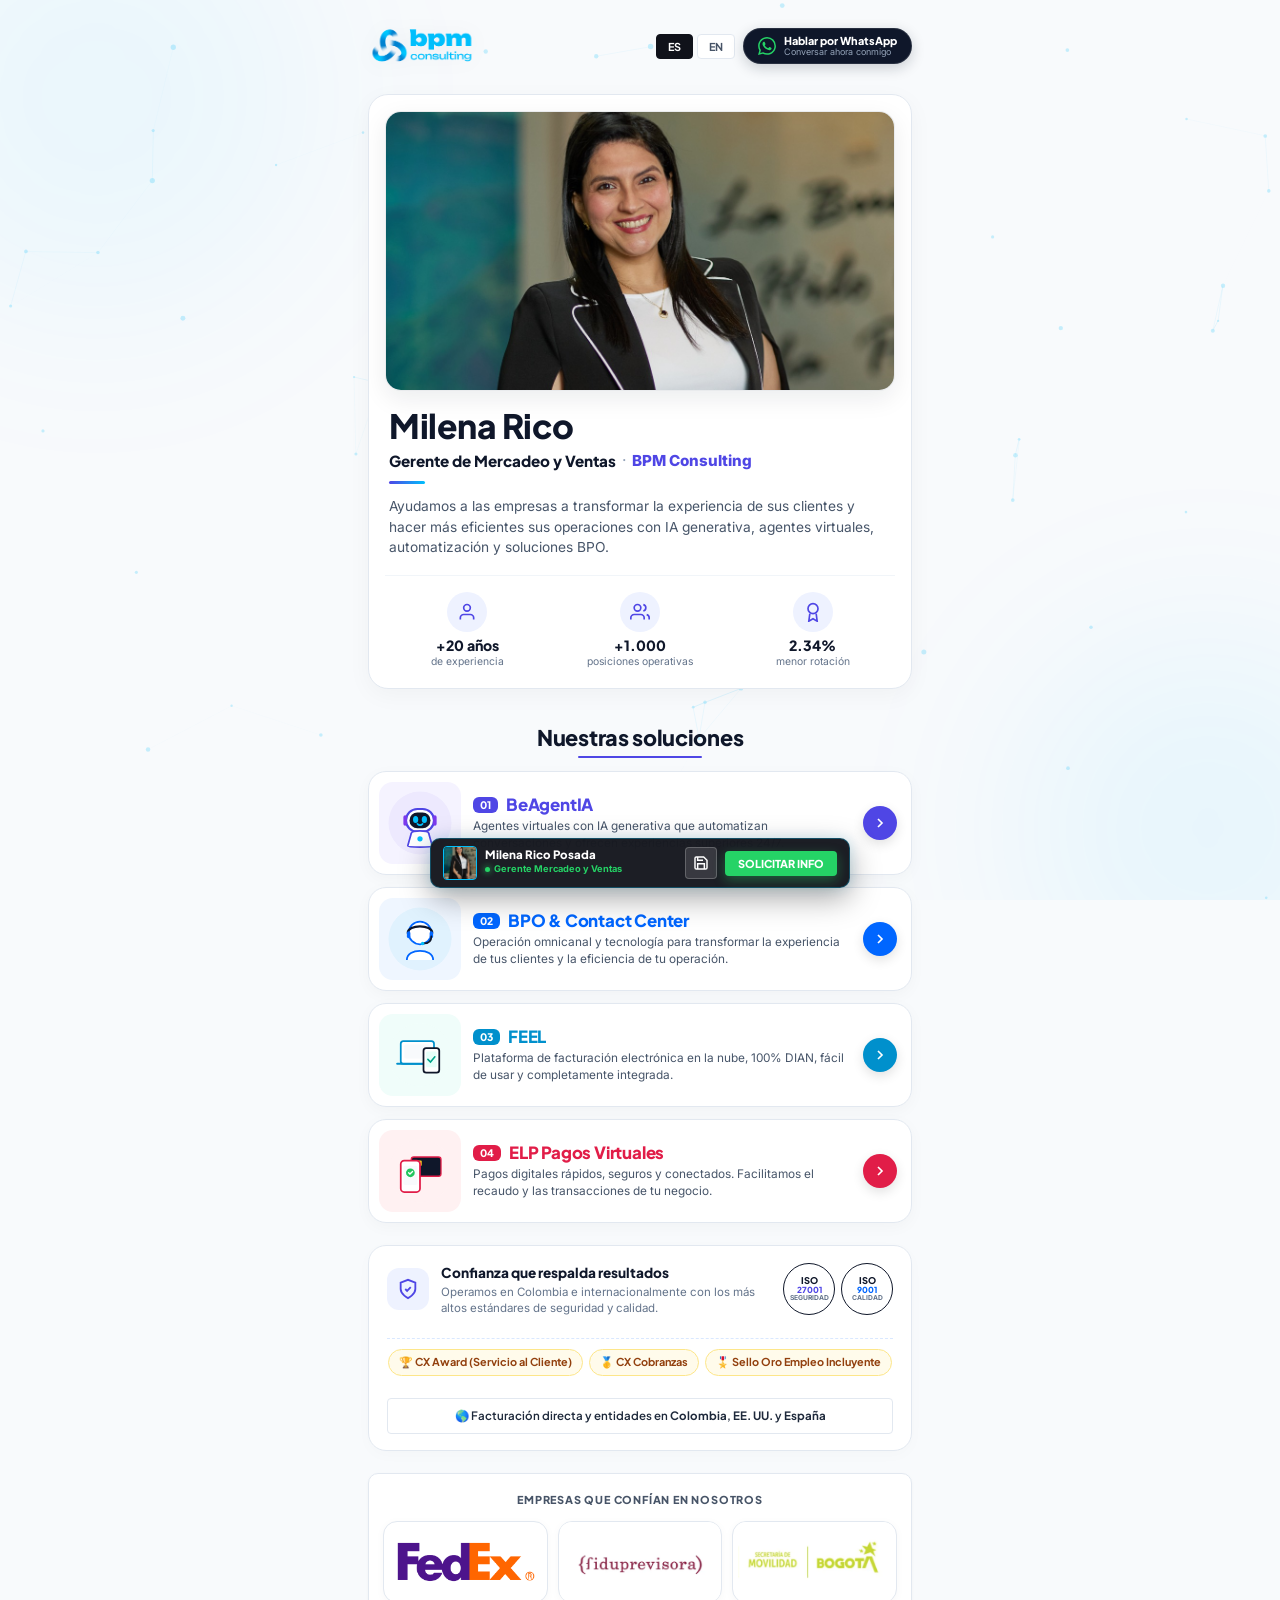
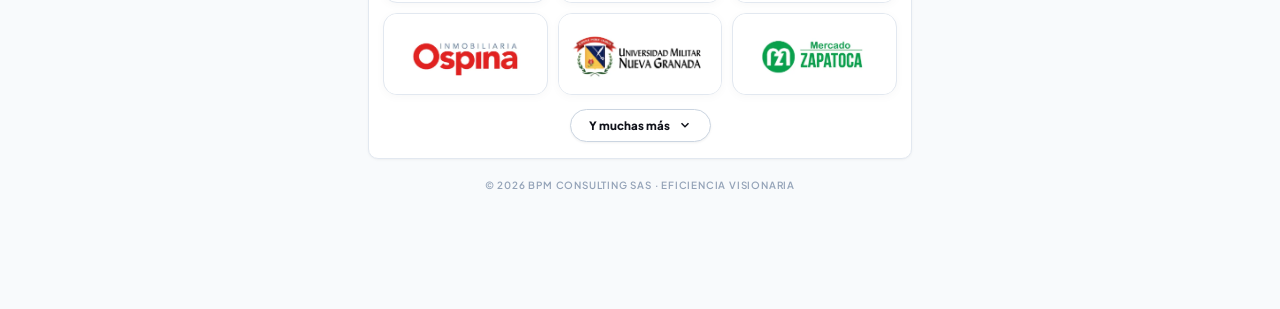
<file: index.html>
<!DOCTYPE html>
<html lang="es">
<head>
  <meta charset="UTF-8">
  <meta name="viewport" content="width=device-width, initial-scale=1.0, maximum-scale=5.0">
  <title>BPM Consulting | Portafolio Ejecutivo de Soluciones</title>
  <meta name="description" content="Portafolio Ejecutivo BPM Consulting: BPO Nearshore, Be AgentIA, Plataforma FEEL y En Línea Pagos ELP.">
  <link rel="icon" type="image/png" href="assets/logos/isotipo.png">
  <link rel="stylesheet" href="css/styles.css?v=2.2">
</head>
<body data-product="general">

  <!-- Reading Scroll Progress Bar -->
  <div id="scroll-progress-bar"></div>

  <!-- Interactive Particle Mesh Canvas -->
  <canvas id="network-canvas"></canvas>

  <!-- Ambient Light Layer -->
  <div class="bg-ambient-layer">
    <div class="ambient-flare flare-1"></div>
    <div class="ambient-flare flare-2"></div>
  </div>
  <div class="page-container">

    <!-- Top Header Bar with Logo, Language Toggle & WhatsApp Direct Trigger -->
    <header class="top-header-strip reveal-on-scroll">
      <img src="assets/logos/LOGO HORIZONTAL.png" alt="BPM Consulting" class="top-brand-logo" onerror="this.src='assets/logos/logo-horizontal-color.png'">
      <div class="top-header-right">
        <div class="lang-toggle-group">
          <button class="lang-pill-btn active-lang" data-set-lang="es">ES</button>
          <button class="lang-pill-btn" data-set-lang="en">EN</button>
        </div>
        <a href="https://wa.me/573215734798?text=Hola%20Milena,%20conoc%C3%AD%20BPM%20en%20ANDICOM%20y%20me%20interesa%20conocer%20m%C3%A1s%20sobre%20el%20portafolio%20de%20soluciones%20de%20BPM%20Consulting." class="top-wa-pill-btn dynamic-wa-link" target="_blank" rel="noopener noreferrer">
          <svg viewBox="0 0 24 24" width="18" height="18" fill="currentColor"><path d="M17.472 14.382c-.297-.149-1.758-.867-2.03-.967-.273-.099-.471-.148-.67.15-.197.297-.767.966-.94 1.164-.173.199-.347.223-.644.075-.297-.15-1.255-.463-2.39-1.475-.883-.788-1.48-1.761-1.653-2.059-.173-.297-.018-.458.13-.606.134-.133.298-.347.446-.52.149-.174.198-.298.298-.497.099-.198.05-.371-.025-.52-.075-.149-.669-1.612-.916-2.207-.242-.579-.487-.5-.669-.51-.173-.008-.371-.01-.57-.01-.198 0-.52.074-.792.372-.272.297-1.04 1.016-1.04 2.479 0 1.462 1.065 2.875 1.213 3.074.149.198 2.096 3.2 5.077 4.487.709.306 1.262.489 1.694.625.712.227 1.36.195 1.871.118.571-.085 1.758-.719 2.006-1.413.248-.694.248-1.289.173-1.413-.074-.124-.272-.198-.57-.347m-5.421 7.403h-.004a9.87 9.87 0 01-5.031-1.378l-.361-.214-3.741.982.998-3.648-.235-.374a9.86 9.86 0 01-1.51-5.26c.001-5.45 4.436-9.884 9.888-9.884 2.64 0 5.122 1.03 6.988 2.898a9.825 9.825 0 012.893 6.994c-.003 5.45-4.437 9.884-9.885 9.884m8.413-18.297A11.815 11.815 0 0012.05 0C5.495 0 .16 5.335.157 11.892c0 2.096.547 4.142 1.588 5.945L.057 24l6.305-1.654a11.882 11.882 0 005.683 1.448h.005c6.554 0 11.89-5.335 11.893-11.893a11.821 11.821 0 00-3.48-8.413z"/></svg>
          <div class="top-wa-pill-text">
            <span class="top-wa-pill-title" data-es="Hablar por WhatsApp" data-en="Chat on WhatsApp">Hablar por WhatsApp</span>
            <span class="top-wa-pill-sub" data-es="Conversar ahora conmigo" data-en="Chat with me now">Conversar ahora conmigo</span>
          </div>
        </a>
      </div>
    </header>

    <!-- ==========================================================================
         HERO EXECUTIVE BROCHURE PROFILE (MILENA RICO LARGE TOP PORTRAIT + 3 CIRCLE METRICS)
         ========================================================================== -->
    <section class="hero-brochure-card reveal-on-scroll">
      <div class="hero-brochure-photo-frame">
        <img src="assets/img/Milena.jpeg" alt="Milena Rico Posada" onerror="this.src='assets/logos/isotipo.png'">
      </div>

      <div class="hero-brochure-content">
        <h1 class="hero-brochure-name">Milena Rico</h1>
        <div class="hero-brochure-role-row">
          <span class="hero-brochure-role" data-es="Gerente de Mercadeo y Ventas" data-en="Marketing &amp; Sales Manager">Gerente de Mercadeo y Ventas</span>
          <span style="color:#94A3B8;">·</span>
          <span class="hero-brochure-company">BPM Consulting</span>
        </div>
        <div class="hero-brochure-bar"></div>
        <p class="hero-brochure-pitch" data-es="Ayudamos a las empresas a transformar la experiencia de sus clientes y hacer más eficientes sus operaciones con IA generativa, agentes virtuales, automatización y soluciones BPO." data-en="We help companies transform their customer experience and streamline operations with generative AI, virtual agents, automation, and BPO solutions.">
          Ayudamos a las empresas a transformar la experiencia de sus clientes y hacer más eficientes sus operaciones con IA generativa, agentes virtuales, automatización y soluciones BPO.
        </p>
      </div>

      <!-- 3 Circular Icon Credentials -->
      <div class="hero-circle-metrics-row">
        <div class="hero-circle-metric-item">
          <div class="circle-metric-icon-wrap">
            <svg viewBox="0 0 24 24" width="20" height="20" fill="none" stroke="currentColor" stroke-width="2"><path d="M20 21v-2a4 4 0 0 0-4-4H8a4 4 0 0 0-4 4v2"></path><circle cx="12" cy="7" r="4"></circle></svg>
          </div>
          <span class="circle-metric-val">+20 años</span>
          <span class="circle-metric-sub" data-es="de experiencia" data-en="of experience">de experiencia</span>
        </div>

        <div class="hero-circle-metric-item">
          <div class="circle-metric-icon-wrap">
            <svg viewBox="0 0 24 24" width="20" height="20" fill="none" stroke="currentColor" stroke-width="2"><path d="M17 21v-2a4 4 0 0 0-4-4H5a4 4 0 0 0-4 4v2"></path><circle cx="9" cy="7" r="4"></circle><path d="M23 21v-2a4 4 0 0 0-3-3.87"></path><path d="M16 3.13a4 4 0 0 1 0 7.75"></path></svg>
          </div>
          <span class="circle-metric-val">+1.000</span>
          <span class="circle-metric-sub" data-es="posiciones operativas" data-en="operational seats">posiciones operativas</span>
        </div>

        <div class="hero-circle-metric-item">
          <div class="circle-metric-icon-wrap">
            <svg viewBox="0 0 24 24" width="20" height="20" fill="none" stroke="currentColor" stroke-width="2"><circle cx="12" cy="8" r="6"></circle><polyline points="8.21 13.89 7 23 12 20 17 23 15.79 13.88"></polyline></svg>
          </div>
          <span class="circle-metric-val">2.34%</span>
          <span class="circle-metric-sub" data-es="menor rotación" data-en="low turnover">menor rotación</span>
        </div>
      </div>
    </section>

    <!-- ==========================================================================
         SOLUTIONS SECTION TITLE
         ========================================================================== -->
    <div class="solutions-section-title-wrap reveal-on-scroll">
      <h2 class="solutions-section-heading" data-es="Nuestras soluciones" data-en="Our Solutions">Nuestras soluciones</h2>
    </div>

    <!-- ==========================================================================
         THE 4 EXECUTIVE SOLUTION CARDS (WITH LEFT GRAPHIC BOX & CIRCULAR ARROW)
         ========================================================================== -->
    <div class="solution-horizontal-list">

      <!-- 01. BeAgentIA -->
      <a href="agentia/index.html" class="sol-card-item sol-card-agentia reveal-on-scroll stagger-1">
        <div class="sol-card-visual-box">
          <svg viewBox="0 0 80 80" width="70" height="70" fill="none" xmlns="http://www.w3.org/2000/svg">
            <circle cx="40" cy="40" r="36" fill="#EDE9FE"/>
            <!-- Cute AI Robot Character -->
            <rect x="24" y="24" width="32" height="26" rx="13" fill="#FFFFFF" stroke="#4F46E5" stroke-width="2.5"/>
            <rect x="28" y="28" width="24" height="18" rx="9" fill="#0F172A"/>
            <!-- Glowing Eyes -->
            <ellipse cx="35" cy="36" rx="3" ry="4" fill="#00BFFC"/>
            <ellipse cx="45" cy="36" rx="3" ry="4" fill="#00BFFC"/>
            <!-- Friendly Smile -->
            <path d="M37 41 Q40 44 43 41" stroke="#00BFFC" stroke-width="1.8" stroke-linecap="round"/>
            <!-- Headphones -->
            <rect x="21" y="31" width="4" height="12" rx="2" fill="#7C3AED"/>
            <rect x="55" y="31" width="4" height="12" rx="2" fill="#7C3AED"/>
            <!-- Robot Body -->
            <path d="M30 52 C30 48, 50 48, 50 52 L54 66 C54 68, 26 68, 26 66 Z" fill="#FFFFFF" stroke="#4F46E5" stroke-width="2"/>
            <circle cx="40" cy="58" r="3" fill="#00BFFC"/>
          </svg>
        </div>
        <div class="sol-card-content">
          <div class="sol-card-header-row">
            <span class="sol-badge-index">01</span>
            <span class="sol-card-title">BeAgentIA</span>
          </div>
          <p class="sol-card-desc" data-es="Agentes virtuales con IA generativa que automatizan conversaciones y ofrecen experiencias superiores 24/7." data-en="Virtual agents with generative AI that automate conversations and deliver superior 24/7 experiences.">
            Agentes virtuales con IA generativa que automatizan conversaciones y ofrecen experiencias superiores 24/7.
          </p>
        </div>
        <div class="sol-card-arrow-circle">
          <svg viewBox="0 0 24 24" width="16" height="16" fill="none" stroke="currentColor" stroke-width="2.5"><polyline points="9 18 15 12 9 6"></polyline></svg>
        </div>
      </a>

      <!-- 02. BPO & Contact Center -->
      <a href="bpo-nearshore/index.html" class="sol-card-item sol-card-bpo reveal-on-scroll stagger-2">
        <div class="sol-card-visual-box">
          <svg viewBox="0 0 80 80" width="70" height="70" fill="none" xmlns="http://www.w3.org/2000/svg">
            <circle cx="40" cy="40" r="36" fill="#E0F2FE"/>
            <!-- Contact Center Agent Profile Graphic -->
            <circle cx="40" cy="33" r="13" fill="#FFFFFF" stroke="#0066FF" stroke-width="2"/>
            <!-- Headset -->
            <path d="M26 33 C26 23, 54 23, 54 33" stroke="#0F172A" stroke-width="2.5" stroke-linecap="round"/>
            <rect x="25" y="31" width="4" height="8" rx="2" fill="#0066FF"/>
            <rect x="51" y="31" width="4" height="8" rx="2" fill="#0066FF"/>
            <path d="M53 37 Q53 45 44 45" stroke="#0F172A" stroke-width="2" stroke-linecap="round"/>
            <circle cx="43" cy="45" r="2" fill="#00BFFC"/>
            <!-- Body -->
            <path d="M25 64 C25 50, 55 50, 55 64" fill="#FFFFFF" stroke="#0066FF" stroke-width="2"/>
          </svg>
        </div>
        <div class="sol-card-content">
          <div class="sol-card-header-row">
            <span class="sol-badge-index">02</span>
            <span class="sol-card-title">BPO &amp; Contact Center</span>
          </div>
          <p class="sol-card-desc" data-es="Operación omnicanal y tecnología para transformar la experiencia de tus clientes y la eficiencia de tu operación." data-en="Omnichannel operations and technology to transform customer experience and operation efficiency.">
            Operación omnicanal y tecnología para transformar la experiencia de tus clientes y la eficiencia de tu operación.
          </p>
        </div>
        <div class="sol-card-arrow-circle">
          <svg viewBox="0 0 24 24" width="16" height="16" fill="none" stroke="currentColor" stroke-width="2.5"><polyline points="9 18 15 12 9 6"></polyline></svg>
        </div>
      </a>

      <!-- 03. FEEL -->
      <a href="feel/index.html" class="sol-card-item sol-card-feel reveal-on-scroll stagger-3">
        <div class="sol-card-visual-box">
          <svg viewBox="0 0 80 80" width="70" height="70" fill="none" xmlns="http://www.w3.org/2000/svg">
            <circle cx="40" cy="40" r="36" fill="#F0FDFA"/>
            <!-- Multi-device Cloud Invoicing Graphic -->
            <!-- Laptop Screen -->
            <rect x="18" y="24" width="38" height="26" rx="3" fill="#FFFFFF" stroke="#0090CC" stroke-width="2"/>
            <rect x="22" y="28" width="30" height="16" rx="2" fill="#F8FAFC"/>
            <path d="M14 50 L60 50" stroke="#0090CC" stroke-width="2.5" stroke-linecap="round"/>
            <!-- Mobile device in front -->
            <rect x="44" y="32" width="18" height="28" rx="3" fill="#FFFFFF" stroke="#0F172A" stroke-width="2"/>
            <rect x="47" y="36" width="12" height="18" rx="1.5" fill="#E6FFFA"/>
            <polyline points="49 45 52 48 57 42" stroke="#00A389" stroke-width="1.8" stroke-linecap="round"/>
          </svg>
        </div>
        <div class="sol-card-content">
          <div class="sol-card-header-row">
            <span class="sol-badge-index">03</span>
            <span class="sol-card-title">FEEL</span>
          </div>
          <p class="sol-card-desc" data-es="Plataforma de facturación electrónica en la nube, 100% DIAN, fácil de usar y completamente integrada." data-en="Cloud electronic invoicing platform, 100% DIAN, easy to use and fully integrated.">
            Plataforma de facturación electrónica en la nube, 100% DIAN, fácil de usar y completamente integrada.
          </p>
        </div>
        <div class="sol-card-arrow-circle">
          <svg viewBox="0 0 24 24" width="16" height="16" fill="none" stroke="currentColor" stroke-width="2.5"><polyline points="9 18 15 12 9 6"></polyline></svg>
        </div>
      </a>

      <!-- 04. ELP Pagos Virtuales -->
      <a href="elp/index.html" class="sol-card-item sol-card-elp reveal-on-scroll stagger-4">
        <div class="sol-card-visual-box">
          <svg viewBox="0 0 80 80" width="70" height="70" fill="none" xmlns="http://www.w3.org/2000/svg">
            <circle cx="40" cy="40" r="36" fill="#FFF1F2"/>
            <!-- Credit Card in Background -->
            <rect x="30" y="24" width="34" height="22" rx="3" fill="#0F172A" stroke="#E11D48" stroke-width="1.5"/>
            <rect x="34" y="28" width="8" height="6" rx="1" fill="#FBBF24"/>
            <!-- Mobile Phone with Payment Confirmation -->
            <rect x="18" y="28" width="22" height="36" rx="4" fill="#FFFFFF" stroke="#E11D48" stroke-width="2"/>
            <rect x="21" y="34" width="16" height="22" rx="2" fill="#F8FAFC"/>
            <!-- Checkmark Circle -->
            <circle cx="29" cy="42" r="5" fill="#22C55E"/>
            <polyline points="27 42 28.5 43.5 31.5 40.5" stroke="#FFFFFF" stroke-width="1.5" stroke-linecap="round"/>
          </svg>
        </div>
        <div class="sol-card-content">
          <div class="sol-card-header-row">
            <span class="sol-badge-index">04</span>
            <span class="sol-card-title">ELP Pagos Virtuales</span>
          </div>
          <p class="sol-card-desc" data-es="Pagos digitales rápidos, seguros y conectados. Facilitamos el recaudo y las transacciones de tu negocio." data-en="Fast, secure, connected digital payments. We facilitate revenue collection and business transactions.">
            Pagos digitales rápidos, seguros y conectados. Facilitamos el recaudo y las transacciones de tu negocio.
          </p>
        </div>
        <div class="sol-card-arrow-circle">
          <svg viewBox="0 0 24 24" width="16" height="16" fill="none" stroke="currentColor" stroke-width="2.5"><polyline points="9 18 15 12 9 6"></polyline></svg>
        </div>
      </a>

    </div>

    <!-- ==========================================================================
         QUALITY ASSURANCE & CERTIFICATIONS BANNER
         ========================================================================== -->
    <div class="assurance-cert-card reveal-on-scroll">
      <div class="assurance-main-row">
        <div class="assurance-left-wrap">
          <div class="assurance-shield-icon">
            <svg viewBox="0 0 24 24" width="22" height="22" fill="none" stroke="currentColor" stroke-width="2"><path d="M12 22s8-4 8-10V5l-8-3-8 3v7c0 6 8 10 8 10z"></path><polyline points="9 12 11 14 15 10"></polyline></svg>
          </div>
          <div>
            <div class="assurance-title" data-es="Confianza que respalda resultados" data-en="Trust That Backs Results">Confianza que respalda resultados</div>
            <div class="assurance-desc" data-es="Operamos en Colombia e internacionalmente con los más altos estándares de seguridad y calidad." data-en="We operate in Colombia and internationally under the highest security and quality standards.">
              Operamos en Colombia e internacionalmente con los más altos estándares de seguridad y calidad.
            </div>
          </div>
        </div>
        <div class="cert-badges-row">
          <div class="cert-stamp-badge">
            <span class="cert-stamp-title">ISO</span>
            <span class="cert-stamp-title" style="font-size:0.52rem; color:#4F46E5;">27001</span>
            <span class="cert-stamp-sub">Seguridad</span>
          </div>
          <div class="cert-stamp-badge">
            <span class="cert-stamp-title">ISO</span>
            <span class="cert-stamp-title" style="font-size:0.52rem; color:#0066FF;">9001</span>
            <span class="cert-stamp-sub">Calidad</span>
          </div>
        </div>
      </div>

      <!-- Industry Recognition & Global Invoicing -->
      <div class="assurance-awards-row">
        <span class="award-pill-tag">🏆 CX Award (Servicio al Cliente)</span>
        <span class="award-pill-tag">🥇 CX Cobranzas</span>
        <span class="award-pill-tag">🎖️ Sello Oro Empleo Incluyente</span>
      </div>
      <div class="international-presence-strip">
        <span>🌎 Facturación directa y entidades en <strong>Colombia</strong>, <strong>EE. UU.</strong> y <strong>España</strong></span>
      </div>
    </div>

    <!-- ==========================================================================
         COMPACT CLIENT TRUST SECTION WITH EXPANDABLE LOGO GRID
         ========================================================================== -->
    <section class="client-trust-section reveal-on-scroll">
      <div class="client-trust-title" data-es="Empresas que Confían en Nosotros" data-en="Companies That Trust Us">Empresas que Confían en Nosotros</div>
      
      <!-- 6 Primary Logos -->
      <div class="client-logo-grid">
        <div class="client-logo-cell"><img src="assets/logos/Fedex.webp" alt="FedEx" style="transform: scale(1.05);"></div>
        <div class="client-logo-cell"><img src="assets/logos/Fiduprevisora.webp" alt="UARIV / Sector Público" style="transform: scale(1.4);"></div>
        <div class="client-logo-cell"><img src="assets/logos/Secretaria-de-Mobilidad.webp" alt="Secretaría de Movilidad" style="transform: scale(1.35);"></div>
        <div class="client-logo-cell"><img src="assets/logos/Inmobiliaria-Ospina.webp" alt="Inmobiliaria Ospina" style="transform: scale(1.35);"></div>
        <div class="client-logo-cell"><img src="assets/logos/U-Militar-Nueva-Granada.webp" alt="Universidad Militar Nueva Granada" style="transform: scale(1.45);"></div>
        <div class="client-logo-cell"><img src="assets/logos/Zapatoca.webp" alt="Supermercados Zapatoca" style="transform: scale(1.35);"></div>
      </div>

      <!-- Expand Button -->
      <div class="btn-expand-clients-wrap">
        <button class="btn-expand-clients" type="button" data-toggle-clients>
          <span data-es="Y muchas más" data-en="And many more">Y muchas más</span>
          <svg viewBox="0 0 24 24" width="14" height="14" fill="none" stroke="currentColor" stroke-width="2.5"><polyline points="6 9 12 15 18 9"></polyline></svg>
        </button>
      </div>

      <!-- Expandable Extra Grid -->
      <div class="clients-extra-grid">
        <div class="client-logo-cell"><img src="assets/logos/opain-logo.png" alt="OPAIN S.A." style="transform: scale(1.15);"></div>
        <div class="client-logo-cell"><img src="assets/logos/indigo-logo.png" alt="Indigo Parking" style="transform: scale(1.15);"></div>
        <div class="client-logo-cell"><img src="assets/logos/selecta-one.webp" alt="Selecta One" style="transform: scale(1.2);"></div>
        <div class="client-logo-cell"><img src="assets/logos/silveragro.webp" alt="Silveragro" style="transform: scale(1.2);"></div>
        <div class="client-logo-cell"><img src="assets/logos/bigenics.webp" alt="BiGenics" style="transform: scale(1.2);"></div>
        <div class="client-logo-cell"><img src="assets/logos/uraki.webp" alt="Uraki" style="transform: scale(1.2);"></div>
        <div class="client-logo-cell"><img src="assets/logos/Claro.webp" alt="Claro" style="transform: scale(1.35);"></div>
        <div class="client-logo-cell"><img src="assets/logos/Banco-de-la-Republica.webp" alt="Banco de la República" style="transform: scale(1.35);"></div>
        <div class="client-logo-cell"><img src="assets/logos/Prepass.webp" alt="PrePass" style="transform: scale(1.15);"></div>
        <div class="client-logo-cell"><img src="assets/logos/Frontier.webp" alt="Frontera Energy" style="transform: scale(0.95);"></div>
        <div class="client-logo-cell"><img src="assets/logos/ICETEX.webp" alt="ICETEX" style="transform: scale(1.35);"></div>
        <div class="client-logo-cell"><img src="assets/logos/Camara-de-Comercio.webp" alt="Cámara de Comercio" style="transform: scale(1.35);"></div>
        <div class="client-logo-cell"><img src="assets/logos/Rabelo-Foods.webp" alt="Rabelo Foods" style="transform: scale(1.45);"></div>
        <div class="client-logo-cell"><img src="assets/logos/ICFES.webp" alt="ICFES" style="transform: scale(1.4);"></div>
        <div class="client-logo-cell"><img src="assets/logos/Ministerio-de-Educacion.webp" alt="Ministerio de Educación" style="transform: scale(1.35);"></div>
      </div>
    </section>

    <!-- Footer Copy Claim -->
    <p class="footer-copy-claim">© 2026 BPM CONSULTING SAS · EFICIENCIA VISIONARIA</p>

  </div>

  <!-- Sticky Bottom Contact Bar -->
  <div class="sticky-float-bar">
    <a href="https://wa.me/573215734798?text=Hola%20Milena,%20conoc%C3%AD%20BPM%20en%20ANDICOM%20y%20me%20interesa%20conocer%20m%C3%A1s%20sobre%20el%20portafolio%20de%20soluciones%20de%20BPM%20Consulting." class="sticky-mgr-info dynamic-wa-link" target="_blank" rel="noopener noreferrer">
      <img src="assets/img/Milena.jpeg" alt="Milena Rico" class="sticky-mgr-img" onerror="this.src='assets/logos/isotipo.png'">
      <div>
        <div class="sticky-mgr-name">Milena Rico Posada</div>
        <div class="sticky-mgr-status"><span class="status-dot-pulse"></span> <span data-es="Gerente Mercadeo y Ventas" data-en="Marketing &amp; Sales Manager">Gerente Mercadeo y Ventas</span></div>
      </div>
    </a>
    <div class="sticky-actions-wrap">
      <button class="sticky-vcard-subtle-btn" type="button" data-vcard aria-label="Guardar contacto" title="Guardar contacto">
        <svg viewBox="0 0 24 24" width="16" height="16" fill="none" stroke="currentColor" stroke-width="2.2"><path d="M19 21H5a2 2 0 0 1-2-2V5a2 2 0 0 1 2-2h11l5 5v11a2 2 0 0 1-2 2z"></path><polyline points="17 21 17 13 7 13 7 21"></polyline><polyline points="7 3 7 8 15 8"></polyline></svg>
      </button>
      <button class="sticky-chat-cta" type="button" data-open-lead-modal data-service="Portafolio General" style="border:none; cursor:pointer;">
        <span data-es="Solicitar info" data-en="Request Info">Solicitar info</span>
      </button>
    </div>
  </div>

  <!-- ==========================================================================
       LEAD CAPTURE MODAL / BOTTOM-SHEET: "SOLICITAR INFORMACIÓN"
       ========================================================================== -->
  <div class="lead-modal-overlay" id="lead-modal-overlay" aria-hidden="true">
    <div class="lead-modal-sheet" role="dialog" aria-modal="true">
      <div class="lead-modal-header">
        <div>
          <h2 class="lead-modal-title" data-es="Solicitar información" data-en="Request Information">Solicitar información</h2>
          <p class="lead-form-hint" style="text-align:left; margin-top:2px; font-size:0.75rem; color:var(--color-gray-70);" data-es="Déjanos tus datos y te contactamos." data-en="Leave your details and we will contact you.">Déjanos tus datos y te contactamos.</p>
        </div>
        <button class="lead-modal-close-btn" id="lead-modal-close" aria-label="Cerrar">
          <svg viewBox="0 0 24 24" width="16" height="16" fill="none" stroke="currentColor" stroke-width="2.5"><line x1="18" y1="6" x2="6" y2="18"></line><line x1="6" y1="6" x2="18" y2="18"></line></svg>
        </button>
      </div>

      <form id="lead-inquiry-form" class="lead-form-grid">
        <div class="lead-input-group">
          <label class="lead-input-label" for="lead-name" data-es="Nombre *" data-en="Name *">Nombre *</label>
          <input type="text" id="lead-name" class="lead-form-input" placeholder="Tu nombre completo" required>
        </div>

        <div class="lead-input-group">
          <label class="lead-input-label" for="lead-company" data-es="Empresa" data-en="Company">Empresa</label>
          <input type="text" id="lead-company" class="lead-form-input" placeholder="Nombre de tu empresa">
        </div>

        <div class="lead-input-group">
          <label class="lead-input-label" for="lead-email" data-es="Correo" data-en="Email">Correo</label>
          <input type="email" id="lead-email" class="lead-form-input" placeholder="correo@empresa.com">
        </div>

        <div class="lead-input-group">
          <label class="lead-input-label" for="lead-phone" data-es="Teléfono *" data-en="Phone *">Teléfono *</label>
          <input type="tel" id="lead-phone" class="lead-form-input" placeholder="+57 300 000 0000" required>
        </div>

        <div class="lead-input-group">
          <label class="lead-input-label" for="lead-interest" data-es="Servicio de interés ▾" data-en="Service of Interest ▾">Servicio de interés ▾</label>
          <select id="lead-interest" class="lead-form-select">
            <option value="BeAgentIA">BeAgentIA</option>
            <option value="BPO & Contact Center">BPO & Contact Center</option>
            <option value="FEEL">FEEL</option>
            <option value="ELP Pagos Virtuales">ELP Pagos Virtuales</option>
            <option value="Portafolio Integral">Todo el Portafolio</option>
          </select>
        </div>

        <button type="submit" class="lead-form-submit-btn">
          <svg viewBox="0 0 24 24" width="18" height="18" fill="currentColor"><path d="M17.472 14.382c-.297-.149-1.758-.867-2.03-.967-.273-.099-.471-.148-.67.15-.197.297-.767.966-.94 1.164-.173.199-.347.223-.644.075-.297-.15-1.255-.463-2.39-1.475-.883-.788-1.48-1.761-1.653-2.059-.173-.297-.018-.458.13-.606.134-.133.298-.347.446-.52.149-.174.198-.298.298-.497.099-.198.05-.371-.025-.52-.075-.149-.669-1.612-.916-2.207-.242-.579-.487-.5-.669-.51-.173-.008-.371-.01-.57-.01-.198 0-.52.074-.792.372-.272.297-1.04 1.016-1.04 2.479 0 1.462 1.065 2.875 1.213 3.074.149.198 2.096 3.2 5.077 4.487.709.306 1.262.489 1.694.625.712.227 1.36.195 1.871.118.571-.085 1.758-.719 2.006-1.413.248-.694.248-1.289.173-1.413-.074-.124-.272-.198-.57-.347m-5.421 7.403h-.004a9.87 9.87 0 01-5.031-1.378l-.361-.214-3.741.982.998-3.648-.235-.374a9.86 9.86 0 01-1.51-5.26c.001-5.45 4.436-9.884 9.888-9.884 2.64 0 5.122 1.03 6.988 2.898a9.825 9.825 0 012.893 6.994c-.003 5.45-4.437 9.884-9.885 9.884m8.413-18.297A11.815 11.815 0 0012.05 0C5.495 0 .16 5.335.157 11.892c0 2.096.547 4.142 1.588 5.945L.057 24l6.305-1.654a11.882 11.882 0 005.683 1.448h.005c6.554 0 11.89-5.335 11.893-11.893a11.821 11.821 0 00-3.48-8.413z"/></svg>
          <span data-es="Enviar información a Milena" data-en="Send Information to Milena">Enviar información a Milena</span>
        </button>
      </form>
    </div>
  </div>

  <script src="js/main.js"></script>
</body>
</html>
</file>
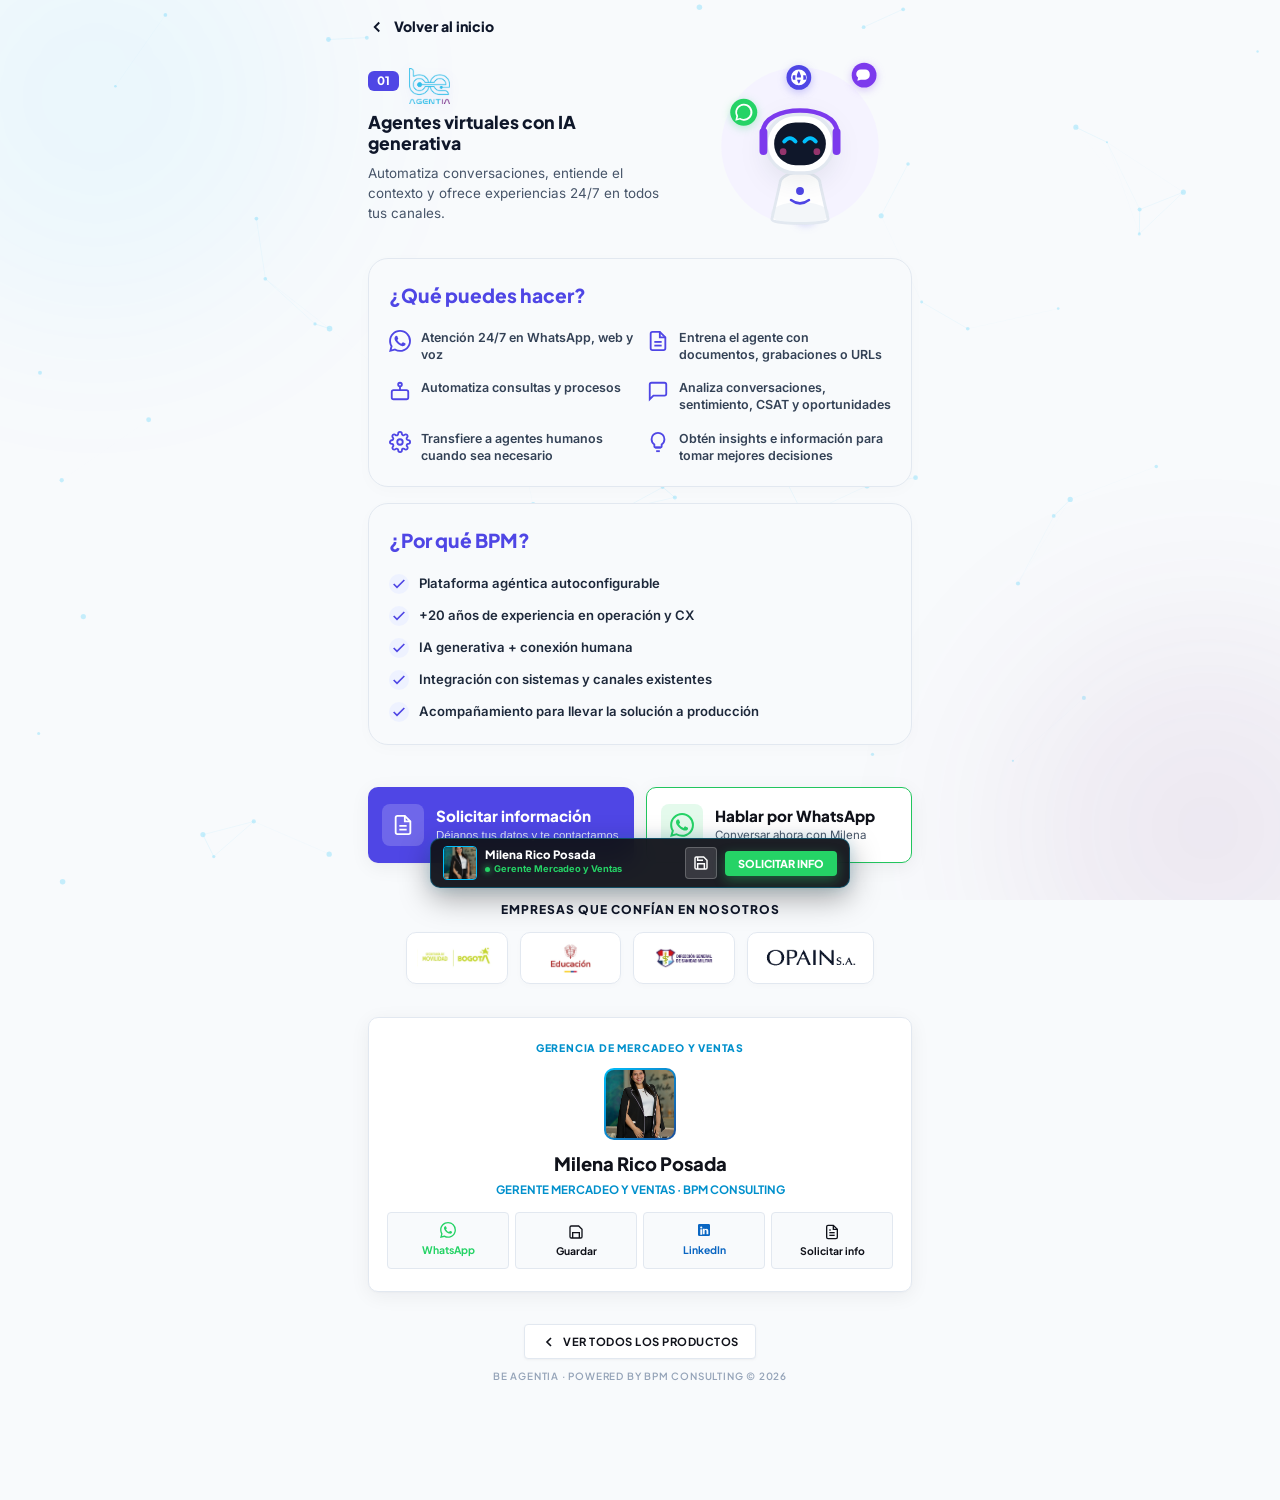
<file: agentia/index.html>
<!DOCTYPE html>
<html lang="es">
<head>
  <meta charset="UTF-8">
  <meta name="viewport" content="width=device-width, initial-scale=1.0, maximum-scale=5.0">
  <title>Be AgentIA | Inteligencia Artificial Conversacional — BPM Consulting</title>
  <meta name="description" content="Be AgentIA By BPM: Asistente virtual contextual con memoria, enrutamiento inteligente agente humano y base de conocimiento dinámica.">
  <link rel="icon" type="image/png" href="../assets/logos/isotipo.png">
  <link rel="stylesheet" href="../css/styles.css?v=2.1">
</head>
<body data-product="agentia">

  <!-- Reading Scroll Progress Bar -->
  <div id="scroll-progress-bar"></div>

  <!-- Interactive Particle Mesh Canvas -->
  <canvas id="network-canvas"></canvas>

  <!-- Ambient Light Layer -->
  <div class="bg-ambient-layer">
    <div class="ambient-flare flare-1"></div>
    <div class="ambient-flare flare-2"></div>
  </div>

  <div class="page-container">

    <!-- Top Back Navigation -->
    <div class="subpage-back-row reveal-on-scroll">
      <a href="../index.html" class="subpage-back-link">
        <svg viewBox="0 0 24 24" width="18" height="18" fill="none" stroke="currentColor" stroke-width="2.5"><polyline points="15 18 9 12 15 6"></polyline></svg>
        <span data-es="Volver al inicio" data-en="Back to home">Volver al inicio</span>
      </a>
    </div>

    <!-- ==========================================================================
         HERO SECTION: BE AGENTIA (MOCKUP REPLICA)
         ========================================================================== -->
    <section class="subpage-hero-banner reveal-on-scroll">
      <div class="subpage-hero-left">
        <div style="display:flex; align-items:center; gap:10px; margin-bottom:8px;">
          <span class="subpage-badge-pill" style="background:#4F46E5;">01</span>
          <img src="../assets/logos/agentia-logo.png" alt="BeAgentIA" style="height:36px; width:auto; object-fit:contain; filter:drop-shadow(0 2px 6px rgba(79,70,229,0.15));" onerror="this.src='../assets/logos/agentia-portada.png'">
        </div>
        <h2 class="subpage-prod-subtitle" data-es="Agentes virtuales con IA generativa" data-en="Virtual Agents with Generative AI">Agentes virtuales con IA generativa</h2>
        <p class="subpage-prod-pitch" data-es="Automatiza conversaciones, entiende el contexto y ofrece experiencias 24/7 en todos tus canales." data-en="Automate conversations, understand context, and deliver 24/7 experiences across all your channels.">
          Automatiza conversaciones, entiende el contexto y ofrece experiencias 24/7 en todos tus canales.
        </p>
      </div>

      <div class="subpage-hero-right">
        <div class="subpage-mascot-frame">
          <svg viewBox="0 0 160 160" width="160" height="160" fill="none" xmlns="http://www.w3.org/2000/svg">
            <!-- Background Glow -->
            <circle cx="80" cy="80" r="70" fill="#F5F3FF"/>
            
            <!-- Ambient Floating Floating Bubble Icons -->
            <!-- WhatsApp Bubble -->
            <g transform="translate(18, 38)">
              <circle cx="12" cy="12" r="12" fill="#25D366" filter="drop-shadow(0 2px 4px rgba(37, 211, 102, 0.3))"/>
              <path d="M12 4.5A7.5 7.5 0 0 0 5.4 15.6L4.5 19.5l4-1a7.5 7.5 0 1 0 3.5-14zm0 13.5a6 6 0 0 1-3.1-.8l-.2-.1-2.3.6.6-2.2-.1-.3A6 6 0 1 1 12 18z" fill="#FFF"/>
            </g>

            <!-- Web Globe Bubble -->
            <g transform="translate(68, 8)">
              <circle cx="11" cy="11" r="11" fill="#4F46E5" filter="drop-shadow(0 2px 4px rgba(79, 70, 229, 0.3))"/>
              <path d="M11 4a7 7 0 1 0 0 14 7 7 0 0 0 0-14zm-5.6 7a5.6 5.6 0 0 1 .4-2h2.2a11.2 11.2 0 0 0 0 4H5.8a5.6 5.6 0 0 1-.4-2zm5.6 5.6c-.7-1-1.3-2.3-1.6-3.6h3.2c-.3 1.3-.9 2.6-1.6 3.6zm-1.8-5.6a9.8 9.8 0 0 1 0-2h3.6a9.8 9.8 0 0 1 0 2h-3.6zm1.8-5.6c.7 1 1.3 2.3 1.6 3.6H9.2c.3-1.3.9-2.6 1.6-3.6zm3.8 3.6h2.2a5.6 5.6 0 0 1 0 4h-2.2a11.2 11.2 0 0 0 0-4z" fill="#FFF"/>
            </g>

            <!-- Chat Message Bubble -->
            <g transform="translate(126, 6)">
              <circle cx="11" cy="11" r="11" fill="#7C3AED" filter="drop-shadow(0 2px 4px rgba(124, 58, 237, 0.3))"/>
              <path d="M16 10a4 4 0 0 0-4-4H8a4 4 0 0 0-4 4c0 1.3.6 2.4 1.6 3.1L5 16l3-1h4a4 4 0 0 0 4-4z" fill="#FFF"/>
            </g>

            <!-- Phone Call Bubble -->
            <g transform="translate(74, 126)">
              <circle cx="11" cy="11" r="11" fill="#6366F1" filter="drop-shadow(0 2px 4px rgba(99, 102, 241, 0.3))"/>
              <path d="M15 13.5c-.3-.2-1.8-.9-2-.9-.3-.1-.5-.1-.7.2l-.9 1.1c-.2.2-.4.2-.7.1-.3-.2-1.3-.5-2.4-1.5-.9-.8-1.5-1.8-1.7-2.1-.2-.3 0-.5.1-.6l.4-.5c.2-.2.2-.3.3-.5s0-.4-.1-.5l-.9-2.2c-.2-.6-.5-.5-.7-.5h-.6c-.2 0-.5.1-.8.4-.3.3-1 1-1 2.5 0 1.5 1.1 2.9 1.2 3.1.2.2 2.1 3.2 5.1 4.5.7.3 1.3.5 1.7.6.7.2 1.4.2 1.9.1.6-.1 1.8-.7 2-1.4.3-.7.3-1.3.2-1.4-.1-.1-.3-.2-.6-.4z" fill="#FFF"/>
            </g>

            <!-- 3D Robot Mascot -->
            <g transform="translate(30, 20)">
              <!-- Body -->
              <path d="M32 94 C32 80, 68 80, 68 94 L75 125 C75 130, 25 130, 25 125 Z" fill="#FFFFFF" stroke="#E2E8F0" stroke-width="2.5"/>
              <ellipse cx="50" cy="120" rx="26" ry="10" fill="#E2E8F0" opacity="0.4"/>
              <path d="M42 108 Q50 114 58 108" stroke="#4F46E5" stroke-width="2.2" stroke-linecap="round"/>
              <circle cx="50" cy="100" r="3.5" fill="#4F46E5"/>

              <!-- Head -->
              <rect x="20" y="32" width="60" height="52" rx="26" fill="#FFFFFF" stroke="#E2E8F0" stroke-width="3" filter="drop-shadow(0 6px 12px rgba(15, 23, 42, 0.08))"/>
              
              <!-- Screen Visor -->
              <rect x="27" y="39" width="46" height="38" rx="19" fill="#0F172A"/>
              
              <!-- Cute Smiling Curved Eyes -->
              <path d="M36 56 Q41 50 46 56" stroke="#00BFFC" stroke-width="3.5" stroke-linecap="round"/>
              <path d="M54 56 Q59 50 64 56" stroke="#00BFFC" stroke-width="3.5" stroke-linecap="round"/>
              
              <!-- Subtle Blush -->
              <circle cx="35" cy="65" r="3" fill="#EC4899" opacity="0.6"/>
              <circle cx="65" cy="65" r="3" fill="#EC4899" opacity="0.6"/>

              <!-- Headphones -->
              <rect x="14" y="44" width="7" height="24" rx="3.5" fill="#7C3AED"/>
              <rect x="79" y="44" width="7" height="24" rx="3.5" fill="#7C3AED"/>
              <path d="M17 48 C17 22, 83 22, 83 48" stroke="#7C3AED" stroke-width="4" fill="none" stroke-linecap="round"/>
            </g>
          </svg>
        </div>
      </div>
    </section>

    <!-- ==========================================================================
         CARD 1: ¿QUÉ PUEDES HACER? (2-COLUMN GRID)
         ========================================================================== -->
    <div class="subpage-feature-card reveal-on-scroll">
      <div class="subpage-card-heading" style="color:#4F46E5;" data-es="¿Qué puedes hacer?" data-en="What can you do?">¿Qué puedes hacer?</div>
      
      <div class="subpage-features-grid">
        <!-- Col 1 -->
        <div class="subpage-feat-item">
          <div class="subpage-feat-icon" style="color:#4F46E5;">
            <svg viewBox="0 0 24 24" width="22" height="22" fill="currentColor"><path d="M17.472 14.382c-.297-.149-1.758-.867-2.03-.967-.273-.099-.471-.148-.67.15-.197.297-.767.966-.94 1.164-.173.199-.347.223-.644.075-.297-.15-1.255-.463-2.39-1.475-.883-.788-1.48-1.761-1.653-2.059-.173-.297-.018-.458.13-.606.134-.133.298-.347.446-.52.149-.174.198-.298.298-.497.099-.198.05-.371-.025-.52-.075-.149-.669-1.612-.916-2.207-.242-.579-.487-.5-.669-.51-.173-.008-.371-.01-.57-.01-.198 0-.52.074-.792.372-.272.297-1.04 1.016-1.04 2.479 0 1.462 1.065 2.875 1.213 3.074.149.198 2.096 3.2 5.077 4.487.709.306 1.262.489 1.694.625.712.227 1.36.195 1.871.118.571-.085 1.758-.719 2.006-1.413.248-.694.248-1.289.173-1.413-.074-.124-.272-.198-.57-.347m-5.421 7.403h-.004a9.87 9.87 0 01-5.031-1.378l-.361-.214-3.741.982.998-3.648-.235-.374a9.86 9.86 0 01-1.51-5.26c.001-5.45 4.436-9.884 9.888-9.884 2.64 0 5.122 1.03 6.988 2.898a9.825 9.825 0 012.893 6.994c-.003 5.45-4.437 9.884-9.885 9.884m8.413-18.297A11.815 11.815 0 0012.05 0C5.495 0 .16 5.335.157 11.892c0 2.096.547 4.142 1.588 5.945L.057 24l6.305-1.654a11.882 11.882 0 005.683 1.448h.005c6.554 0 11.89-5.335 11.893-11.893a11.821 11.821 0 00-3.48-8.413z"/></svg>
          </div>
          <span class="subpage-feat-text" data-es="Atención 24/7 en WhatsApp, web y voz" data-en="24/7 Support on WhatsApp, Web &amp; Voice">Atención 24/7 en WhatsApp, web y voz</span>
        </div>

        <div class="subpage-feat-item">
          <div class="subpage-feat-icon" style="color:#4F46E5;">
            <svg viewBox="0 0 24 24" width="22" height="22" fill="none" stroke="currentColor" stroke-width="2"><path d="M14 2H6a2 2 0 0 0-2 2v16a2 2 0 0 0 2 2h12a2 2 0 0 0 2-2V8z"></path><polyline points="14 2 14 8 20 8"></polyline><line x1="16" y1="13" x2="8" y2="13"></line><line x1="16" y1="17" x2="8" y2="17"></line></svg>
          </div>
          <span class="subpage-feat-text" data-es="Entrena el agente con documentos, grabaciones o URLs" data-en="Train the agent with documents, audios or URLs">Entrena el agente con documentos, grabaciones o URLs</span>
        </div>

        <div class="subpage-feat-item">
          <div class="subpage-feat-icon" style="color:#4F46E5;">
            <svg viewBox="0 0 24 24" width="22" height="22" fill="none" stroke="currentColor" stroke-width="2"><rect x="3" y="11" width="18" height="10" rx="2"></rect><circle cx="12" cy="5" r="2"></circle><path d="M12 7v4"></path><line x1="8" y1="16" x2="8" y2="16"></line><line x1="16" y1="16" x2="16" y2="16"></line></svg>
          </div>
          <span class="subpage-feat-text" data-es="Automatiza consultas y procesos" data-en="Automate inquiries and processes">Automatiza consultas y procesos</span>
        </div>

        <div class="subpage-feat-item">
          <div class="subpage-feat-icon" style="color:#4F46E5;">
            <svg viewBox="0 0 24 24" width="22" height="22" fill="none" stroke="currentColor" stroke-width="2"><path d="M21 15a2 2 0 0 1-2 2H7l-4 4V5a2 2 0 0 1 2-2h14a2 2 0 0 1 2 2z"></path><path d="M8 10h.01M12 10h.01M16 10h.01"></path></svg>
          </div>
          <span class="subpage-feat-text" data-es="Analiza conversaciones, sentimiento, CSAT y oportunidades" data-en="Analyze conversations, sentiment, CSAT &amp; opportunities">Analiza conversaciones, sentimiento, CSAT y oportunidades</span>
        </div>

        <div class="subpage-feat-item">
          <div class="subpage-feat-icon" style="color:#4F46E5;">
            <svg viewBox="0 0 24 24" width="22" height="22" fill="none" stroke="currentColor" stroke-width="2"><circle cx="12" cy="12" r="3"></circle><path d="M19.4 15a1.65 1.65 0 0 0 .33 1.82l.06.06a2 2 0 0 1 0 2.83 2 2 0 0 1-2.83 0l-.06-.06a1.65 1.65 0 0 0-1.82-.33 1.65 1.65 0 0 0-1 1.51V21a2 2 0 0 1-2 2 2 2 0 0 1-2-2v-.09A1.65 1.65 0 0 0 9 19.4a1.65 1.65 0 0 0-1.82.33l-.06.06a2 2 0 0 1-2.83 0 2 2 0 0 1 0-2.83l.06-.06a1.65 1.65 0 0 0 .33-1.82 1.65 1.65 0 0 0-1.51-1H3a2 2 0 0 1-2-2 2 2 0 0 1 2-2h.09A1.65 1.65 0 0 0 4.6 9a1.65 1.65 0 0 0-.33-1.82l-.06-.06a2 2 0 0 1 0-2.83 2 2 0 0 1 2.83 0l.06.06a1.65 1.65 0 0 0 1.82.33H9a1.65 1.65 0 0 0 1-1.51V3a2 2 0 0 1 2-2 2 2 0 0 1 2 2v.09a1.65 1.65 0 0 0 1 1.51 1.65 1.65 0 0 0 1.82-.33l.06-.06a2 2 0 0 1 2.83 0 2 2 0 0 1 0 2.83l-.06.06a1.65 1.65 0 0 0-.33 1.82V9a1.65 1.65 0 0 0 1.51 1H21a2 2 0 0 1 2 2 2 2 0 0 1-2 2h-.09a1.65 1.65 0 0 0-1.51 1z"></path></svg>
          </div>
          <span class="subpage-feat-text" data-es="Transfiere a agentes humanos cuando sea necesario" data-en="Transfer to human agents when needed">Transfiere a agentes humanos cuando sea necesario</span>
        </div>

        <div class="subpage-feat-item">
          <div class="subpage-feat-icon" style="color:#4F46E5;">
            <svg viewBox="0 0 24 24" width="22" height="22" fill="none" stroke="currentColor" stroke-width="2"><path d="M9 18h6"></path><path d="M10 22h4"></path><path d="M12 2a7 7 0 0 0-7 7c0 2.38 1.19 4.47 3 5.74V17a1 1 0 0 0 1 1h6a1 1 0 0 0 1-1v-2.26c1.81-1.27 3-3.36 3-5.74a7 7 0 0 0-7-7z"></path></svg>
          </div>
          <span class="subpage-feat-text" data-es="Obtén insights e información para tomar mejores decisiones" data-en="Get actionable insights for smarter decisions">Obtén insights e información para tomar mejores decisiones</span>
        </div>
      </div>
    </div>

    <!-- ==========================================================================
         CARD 2: ¿POR QUÉ BPM? (CHECKLIST)
         ========================================================================== -->
    <div class="subpage-checklist-card reveal-on-scroll">
      <div class="subpage-card-heading" style="color:#4F46E5;" data-es="¿Por qué BPM?" data-en="Why BPM?">¿Por qué BPM?</div>

      <div class="subpage-checks-list">
        <div class="subpage-check-item">
          <div class="subpage-check-icon" style="background:#EEF2FF; color:#4F46E5;">
            <svg viewBox="0 0 24 24" width="16" height="16" fill="none" stroke="currentColor" stroke-width="2.5"><polyline points="20 6 9 17 4 12"></polyline></svg>
          </div>
          <span class="subpage-check-text" data-es="Plataforma agéntica autoconfigurable" data-en="Self-configurable agentic platform">Plataforma agéntica autoconfigurable</span>
        </div>

        <div class="subpage-check-item">
          <div class="subpage-check-icon" style="background:#EEF2FF; color:#4F46E5;">
            <svg viewBox="0 0 24 24" width="16" height="16" fill="none" stroke="currentColor" stroke-width="2.5"><polyline points="20 6 9 17 4 12"></polyline></svg>
          </div>
          <span class="subpage-check-text" data-es="+20 años de experiencia en operación y CX" data-en="+20 years of experience in operations &amp; CX">+20 años de experiencia en operación y CX</span>
        </div>

        <div class="subpage-check-item">
          <div class="subpage-check-icon" style="background:#EEF2FF; color:#4F46E5;">
            <svg viewBox="0 0 24 24" width="16" height="16" fill="none" stroke="currentColor" stroke-width="2.5"><polyline points="20 6 9 17 4 12"></polyline></svg>
          </div>
          <span class="subpage-check-text" data-es="IA generativa + conexión humana" data-en="Generative AI + human connection">IA generativa + conexión humana</span>
        </div>

        <div class="subpage-check-item">
          <div class="subpage-check-icon" style="background:#EEF2FF; color:#4F46E5;">
            <svg viewBox="0 0 24 24" width="16" height="16" fill="none" stroke="currentColor" stroke-width="2.5"><polyline points="20 6 9 17 4 12"></polyline></svg>
          </div>
          <span class="subpage-check-text" data-es="Integración con sistemas y canales existentes" data-en="Seamless integration with existing systems">Integración con sistemas y canales existentes</span>
        </div>

        <div class="subpage-check-item">
          <div class="subpage-check-icon" style="background:#EEF2FF; color:#4F46E5;">
            <svg viewBox="0 0 24 24" width="16" height="16" fill="none" stroke="currentColor" stroke-width="2.5"><polyline points="20 6 9 17 4 12"></polyline></svg>
          </div>
          <span class="subpage-check-text" data-es="Acompañamiento para llevar la solución a producción" data-en="Full support to bring the solution to production">Acompañamiento para llevar la solución a producción</span>
        </div>
      </div>
    </div>

    <!-- ==========================================================================
         HIGH-CONVERSION DUAL ACTION CARDS (MOCKUP REPLICA)
         ========================================================================== -->
    <div class="solution-cta-dual-grid reveal-on-scroll">
      <!-- Left: Solicitar Información -->
      <button class="btn-dual-card btn-dual-inquiry" data-open-lead-modal data-service="BeAgentIA" style="background:#4F46E5;">
        <div class="btn-dual-icon-box">
          <svg viewBox="0 0 24 24" width="22" height="22" fill="none" stroke="currentColor" stroke-width="2"><path d="M14 2H6a2 2 0 0 0-2 2v16a2 2 0 0 0 2 2h12a2 2 0 0 0 2-2V8z"></path><polyline points="14 2 14 8 20 8"></polyline><line x1="16" y1="13" x2="8" y2="13"></line><line x1="16" y1="17" x2="8" y2="17"></line></svg>
        </div>
        <div>
          <div class="btn-dual-title" data-es="Solicitar información" data-en="Request Info">Solicitar información</div>
          <div class="btn-dual-sub" data-es="Déjanos tus datos y te contactamos" data-en="Leave details and we'll call you">Déjanos tus datos y te contactamos</div>
        </div>
      </button>

      <!-- Right: Hablar por WhatsApp -->
      <a href="https://wa.me/573215734798?text=Hola%20Milena,%20conoc%C3%AD%20BPM%20en%20ANDICOM%20y%20me%20interesa%20conocer%20m%C3%A1s%20sobre%20BeAgentIA." class="btn-dual-card btn-dual-wa dynamic-wa-link" target="_blank" rel="noopener noreferrer" style="border: 1.5px solid #22C55E;">
        <div class="btn-dual-icon-box">
          <svg viewBox="0 0 24 24" width="24" height="24" fill="#25D366"><path d="M17.472 14.382c-.297-.149-1.758-.867-2.03-.967-.273-.099-.471-.148-.67.15-.197.297-.767.966-.94 1.164-.173.199-.347.223-.644.075-.297-.15-1.255-.463-2.39-1.475-.883-.788-1.48-1.761-1.653-2.059-.173-.297-.018-.458.13-.606.134-.133.298-.347.446-.52.149-.174.198-.298.298-.497.099-.198.05-.371-.025-.52-.075-.149-.669-1.612-.916-2.207-.242-.579-.487-.5-.669-.51-.173-.008-.371-.01-.57-.01-.198 0-.52.074-.792.372-.272.297-1.04 1.016-1.04 2.479 0 1.462 1.065 2.875 1.213 3.074.149.198 2.096 3.2 5.077 4.487.709.306 1.262.489 1.694.625.712.227 1.36.195 1.871.118.571-.085 1.758-.719 2.006-1.413.248-.694.248-1.289.173-1.413-.074-.124-.272-.198-.57-.347m-5.421 7.403h-.004a9.87 9.87 0 01-5.031-1.378l-.361-.214-3.741.982.998-3.648-.235-.374a9.86 9.86 0 01-1.51-5.26c.001-5.45 4.436-9.884 9.888-9.884 2.64 0 5.122 1.03 6.988 2.898a9.825 9.825 0 012.893 6.994c-.003 5.45-4.437 9.884-9.885 9.884m8.413-18.297A11.815 11.815 0 0012.05 0C5.495 0 .16 5.335.157 11.892c0 2.096.547 4.142 1.588 5.945L.057 24l6.305-1.654a11.882 11.882 0 005.683 1.448h.005c6.554 0 11.89-5.335 11.893-11.893a11.821 11.821 0 00-3.48-8.413z"/></svg>
        </div>
        <div>
          <div class="btn-dual-title" data-es="Hablar por WhatsApp" data-en="Chat on WhatsApp">Hablar por WhatsApp</div>
          <div class="btn-dual-sub" data-es="Conversar ahora con Milena" data-en="Chat directly with Milena">Conversar ahora con Milena</div>
        </div>
      </a>
    </div>

    <!-- ==========================================================================
         CLIENT TRUST STRIP (CLEAN ROW)
         ========================================================================== -->
    <div class="client-trust-section reveal-on-scroll" style="padding: 16px 14px 14px; border:none; box-shadow:none; background:transparent;">
      <div class="client-trust-title" data-es="EMPRESAS QUE CONFÍAN EN NOSOTROS" data-en="COMPANIES THAT TRUST US" style="font-size:0.75rem; letter-spacing:1px; color:#0F172A;">
        EMPRESAS QUE CONFÍAN EN NOSOTROS
      </div>
      
      <div class="subpage-client-row">
        <div class="subpage-client-logo-item"><img src="../assets/logos/Secretaria-de-Mobilidad.webp" alt="Secretaría de Movilidad"></div>
        <div class="subpage-client-logo-item"><img src="../assets/logos/Ministerio-de-Educacion.webp" alt="Ministerio de Educación"></div>
        <div class="subpage-client-logo-item"><img src="../assets/logos/Direccion-General-de-Sanidad-Militar.webp" alt="DIGSA - Sanidad Militar"></div>
        <div class="subpage-client-logo-item"><img src="../assets/logos/opain-logo.png" alt="OPAIN S.A."></div>
      </div>
    </div>

    <!-- ==========================================================================
         EXECUTIVE MANAGEMENT CONTACT SECTION (MILENA RICO)
         ========================================================================== -->
    <section class="executive-management-card reveal-on-scroll">
      <span class="exec-card-eyebrow" data-es="Gerencia de Mercadeo y Ventas" data-en="Marketing &amp; Sales Management">
        <svg viewBox="0 0 24 24" width="14" height="14" fill="none" stroke="currentColor" stroke-width="2.5"><circle cx="12" cy="7" r="4"></circle><path d="M5.5 21a8.5 8.5 0 0 1 13 0"></path></svg>
        Gerencia de Mercadeo y Ventas
      </span>

      <div class="exec-avatar-wrapper">
        <img src="../assets/img/Milena.jpeg" alt="Milena Rico Posada" class="exec-avatar-photo" onerror="this.src='../assets/logos/isotipo.png'">
      </div>

      <h2 class="exec-manager-name">Milena Rico Posada</h2>
      <p class="exec-manager-title" data-es="Gerente Mercadeo y Ventas · BPM Consulting" data-en="Marketing &amp; Sales Manager · BPM Consulting">
        Gerente Mercadeo y Ventas · BPM Consulting
      </p>

      <div class="exec-actions-grid">
        <a href="https://wa.me/573215734798?text=Hola%20Milena,%20conoc%C3%AD%20BPM%20en%20ANDICOM%20y%20me%20interesa%20conocer%20m%C3%A1s%20sobre%20BeAgentIA." class="exec-action-item btn-wa-highlight dynamic-wa-link" target="_blank" rel="noopener noreferrer">
          <svg viewBox="0 0 24 24" fill="currentColor"><path d="M17.472 14.382c-.297-.149-1.758-.867-2.03-.967-.273-.099-.471-.148-.67.15-.197.297-.767.966-.94 1.164-.173.199-.347.223-.644.075-.297-.15-1.255-.463-2.39-1.475-.883-.788-1.48-1.761-1.653-2.059-.173-.297-.018-.458.13-.606.134-.133.298-.347.446-.52.149-.174.198-.298.298-.497.099-.198.05-.371-.025-.52-.075-.149-.669-1.612-.916-2.207-.242-.579-.487-.5-.669-.51-.173-.008-.371-.01-.57-.01-.198 0-.52.074-.792.372-.272.297-1.04 1.016-1.04 2.479 0 1.462 1.065 2.875 1.213 3.074.149.198 2.096 3.2 5.077 4.487.709.306 1.262.489 1.694.625.712.227 1.36.195 1.871.118.571-.085 1.758-.719 2.006-1.413.248-.694.248-1.289.173-1.413-.074-.124-.272-.198-.57-.347m-5.421 7.403h-.004a9.87 9.87 0 01-5.031-1.378l-.361-.214-3.741.982.998-3.648-.235-.374a9.86 9.86 0 01-1.51-5.26c.001-5.45 4.436-9.884 9.888-9.884 2.64 0 5.122 1.03 6.988 2.898a9.825 9.825 0 012.893 6.994c-.003 5.45-4.437 9.884-9.885 9.884m8.413-18.297A11.815 11.815 0 0012.05 0C5.495 0 .16 5.335.157 11.892c0 2.096.547 4.142 1.588 5.945L.057 24l6.305-1.654a11.882 11.882 0 005.683 1.448h.005c6.554 0 11.89-5.335 11.893-11.893a11.821 11.821 0 00-3.48-8.413z"/></svg>
          <span>WhatsApp</span>
        </a>
        <button class="exec-action-item" data-vcard>
          <svg viewBox="0 0 24 24" fill="none" stroke="currentColor" stroke-width="2"><path d="M19 21H5a2 2 0 0 1-2-2V5a2 2 0 0 1 2-2h11l5 5v11a2 2 0 0 1-2 2z"></path><polyline points="17 21 17 13 7 13 7 21"></polyline></svg>
          <span data-es="Guardar" data-en="Save">Guardar</span>
        </button>
        <a href="https://www.linkedin.com/in/milena-rico-posada-2990798b/" class="exec-action-item btn-li-highlight" target="_blank" rel="noopener noreferrer">
          <svg viewBox="0 0 24 24" fill="currentColor"><path d="M19 3a2 2 0 0 1 2 2v14a2 2 0 0 1-2 2H5a2 2 0 0 1-2-2V5a2 2 0 0 1 2-2h14m-.5 15.5v-5.3a3.26 3.26 0 0 0-3.26-3.26c-.85 0-1.84.52-2.28 1.3v-1.11h-2.79v8.37h2.79v-4.93c0-.77.62-1.4 1.39-1.4a1.4 1.4 0 0 1 1.4 1.4v4.93h2.75M6.46 10.9v8.37H9.2V10.9H6.46M7.83 6.64a1.64 1.64 0 1 0 1.64 1.64 1.64 1.64 0 0 0-1.64-1.64z"/></svg>
          <span>LinkedIn</span>
        </a>
        <button class="exec-action-item" data-open-lead-modal data-service="BeAgentIA">
          <svg viewBox="0 0 24 24" fill="none" stroke="currentColor" stroke-width="2"><path d="M14 2H6a2 2 0 0 0-2 2v16a2 2 0 0 0 2 2h12a2 2 0 0 0 2-2V8z"></path><polyline points="14 2 14 8 20 8"></polyline><line x1="16" y1="13" x2="8" y2="13"></line><line x1="16" y1="17" x2="8" y2="17"></line><polyline points="10 9 9 9 8 9"></polyline></svg>
          <span data-es="Solicitar info" data-en="Request info">Solicitar info</span>
        </button>
      </div>
    </section>

    <!-- Footer Area -->
    <footer class="footer-wrap reveal-on-scroll">
      <a href="../index.html" class="return-hub-btn">
        <svg viewBox="0 0 24 24" width="16" height="16" fill="none" stroke="currentColor" stroke-width="2.5"><polyline points="15 18 9 12 15 6"></polyline></svg>
        <span data-es="Ver todos los productos" data-en="View all products">Ver todos los productos</span>
      </a>
      <p class="footer-copy-claim">BE AGENTIA · POWERED BY BPM CONSULTING © 2026</p>
    </footer>

  </div>

  <!-- Sticky Bottom Contact Bar -->
  <div class="sticky-float-bar">
    <a href="https://wa.me/573215734798?text=Hola%20Milena,%20conoc%C3%AD%20BPM%20en%20ANDICOM%20y%20me%20interesa%20conocer%20m%C3%A1s%20sobre%20BeAgentIA." class="sticky-mgr-info dynamic-wa-link" target="_blank" rel="noopener noreferrer">
      <img src="../assets/img/Milena.jpeg" alt="Milena Rico" class="sticky-mgr-img" onerror="this.src='../assets/logos/isotipo.png'">
      <div>
        <div class="sticky-mgr-name">Milena Rico Posada</div>
        <div class="sticky-mgr-status"><span class="status-dot-pulse"></span> <span data-es="Gerente Mercadeo y Ventas" data-en="Marketing &amp; Sales Manager">Gerente Mercadeo y Ventas</span></div>
      </div>
    </a>
    <div class="sticky-actions-wrap">
      <button class="sticky-vcard-subtle-btn" type="button" data-vcard aria-label="Guardar contacto" title="Guardar contacto">
        <svg viewBox="0 0 24 24" width="16" height="16" fill="none" stroke="currentColor" stroke-width="2.2"><path d="M19 21H5a2 2 0 0 1-2-2V5a2 2 0 0 1 2-2h11l5 5v11a2 2 0 0 1-2 2z"></path><polyline points="17 21 17 13 7 13 7 21"></polyline><polyline points="7 3 7 8 15 8"></polyline></svg>
      </button>
      <button class="sticky-chat-cta" type="button" data-open-lead-modal data-service="BeAgentIA" style="border:none; cursor:pointer;">
        <span data-es="Solicitar info" data-en="Request info">Solicitar info</span>
      </button>
    </div>
  </div>

  <!-- ==========================================================================
       LEAD CAPTURE MODAL / BOTTOM-SHEET: "SOLICITAR INFORMACIÓN"
       ========================================================================== -->
  <div class="lead-modal-overlay" id="lead-modal-overlay" aria-hidden="true">
    <div class="lead-modal-sheet" role="dialog" aria-modal="true">
      <div class="lead-modal-header">
        <div>
          <h2 class="lead-modal-title" data-es="Solicitar información" data-en="Request Information">Solicitar información</h2>
          <p class="lead-form-hint" style="text-align:left; margin-top:2px; font-size:0.75rem; color:var(--color-gray-70);" data-es="Déjanos tus datos y te contactamos." data-en="Leave your details and we will contact you.">Déjanos tus datos y te contactamos.</p>
        </div>
        <button class="lead-modal-close-btn" id="lead-modal-close" aria-label="Cerrar">
          <svg viewBox="0 0 24 24" width="16" height="16" fill="none" stroke="currentColor" stroke-width="2.5"><line x1="18" y1="6" x2="6" y2="18"></line><line x1="6" y1="6" x2="18" y2="18"></line></svg>
        </button>
      </div>

      <form id="lead-inquiry-form" class="lead-form-grid">
        <div class="lead-input-group">
          <label class="lead-input-label" for="lead-name" data-es="Nombre *" data-en="Name *">Nombre *</label>
          <input type="text" id="lead-name" class="lead-form-input" placeholder="Tu nombre completo" required>
        </div>

        <div class="lead-input-group">
          <label class="lead-input-label" for="lead-company" data-es="Empresa" data-en="Company">Empresa</label>
          <input type="text" id="lead-company" class="lead-form-input" placeholder="Nombre de tu empresa">
        </div>

        <div class="lead-input-group">
          <label class="lead-input-label" for="lead-email" data-es="Correo" data-en="Email">Correo</label>
          <input type="email" id="lead-email" class="lead-form-input" placeholder="correo@empresa.com">
        </div>

        <div class="lead-input-group">
          <label class="lead-input-label" for="lead-phone" data-es="Teléfono *" data-en="Phone *">Teléfono *</label>
          <input type="tel" id="lead-phone" class="lead-form-input" placeholder="+57 300 000 0000" required>
        </div>

        <div class="lead-input-group">
          <label class="lead-input-label" for="lead-interest" data-es="Servicio de interés ▾" data-en="Service of Interest ▾">Servicio de interés ▾</label>
          <select id="lead-interest" class="lead-form-select">
            <option value="BeAgentIA" selected>BeAgentIA</option>
            <option value="BPO & Contact Center">BPO & Contact Center</option>
            <option value="FEEL">FEEL</option>
            <option value="ELP Pagos Virtuales">ELP Pagos Virtuales</option>
            <option value="Portafolio Integral">Todo el Portafolio</option>
          </select>
        </div>

        <button type="submit" class="lead-form-submit-btn">
          <svg viewBox="0 0 24 24" width="18" height="18" fill="currentColor"><path d="M17.472 14.382c-.297-.149-1.758-.867-2.03-.967-.273-.099-.471-.148-.67.15-.197.297-.767.966-.94 1.164-.173.199-.347.223-.644.075-.297-.15-1.255-.463-2.39-1.475-.883-.788-1.48-1.761-1.653-2.059-.173-.297-.018-.458.13-.606.134-.133.298-.347.446-.52.149-.174.198-.298.298-.497.099-.198.05-.371-.025-.52-.075-.149-.669-1.612-.916-2.207-.242-.579-.487-.5-.669-.51-.173-.008-.371-.01-.57-.01-.198 0-.52.074-.792.372-.272.297-1.04 1.016-1.04 2.479 0 1.462 1.065 2.875 1.213 3.074.149.198 2.096 3.2 5.077 4.487.709.306 1.262.489 1.694.625.712.227 1.36.195 1.871.118.571-.085 1.758-.719 2.006-1.413.248-.694.248-1.289.173-1.413-.074-.124-.272-.198-.57-.347m-5.421 7.403h-.004a9.87 9.87 0 01-5.031-1.378l-.361-.214-3.741.982.998-3.648-.235-.374a9.86 9.86 0 01-1.51-5.26c.001-5.45 4.436-9.884 9.888-9.884 2.64 0 5.122 1.03 6.988 2.898a9.825 9.825 0 012.893 6.994c-.003 5.45-4.437 9.884-9.885 9.884m8.413-18.297A11.815 11.815 0 0012.05 0C5.495 0 .16 5.335.157 11.892c0 2.096.547 4.142 1.588 5.945L.057 24l6.305-1.654a11.882 11.882 0 005.683 1.448h.005c6.554 0 11.89-5.335 11.893-11.893a11.821 11.821 0 00-3.48-8.413z"/></svg>
          <span data-es="Enviar información a Milena" data-en="Send Information to Milena">Enviar información a Milena</span>
        </button>
      </form>
    </div>
  </div>

  <script src="../js/main.js"></script>
</body>
</html>
</file>
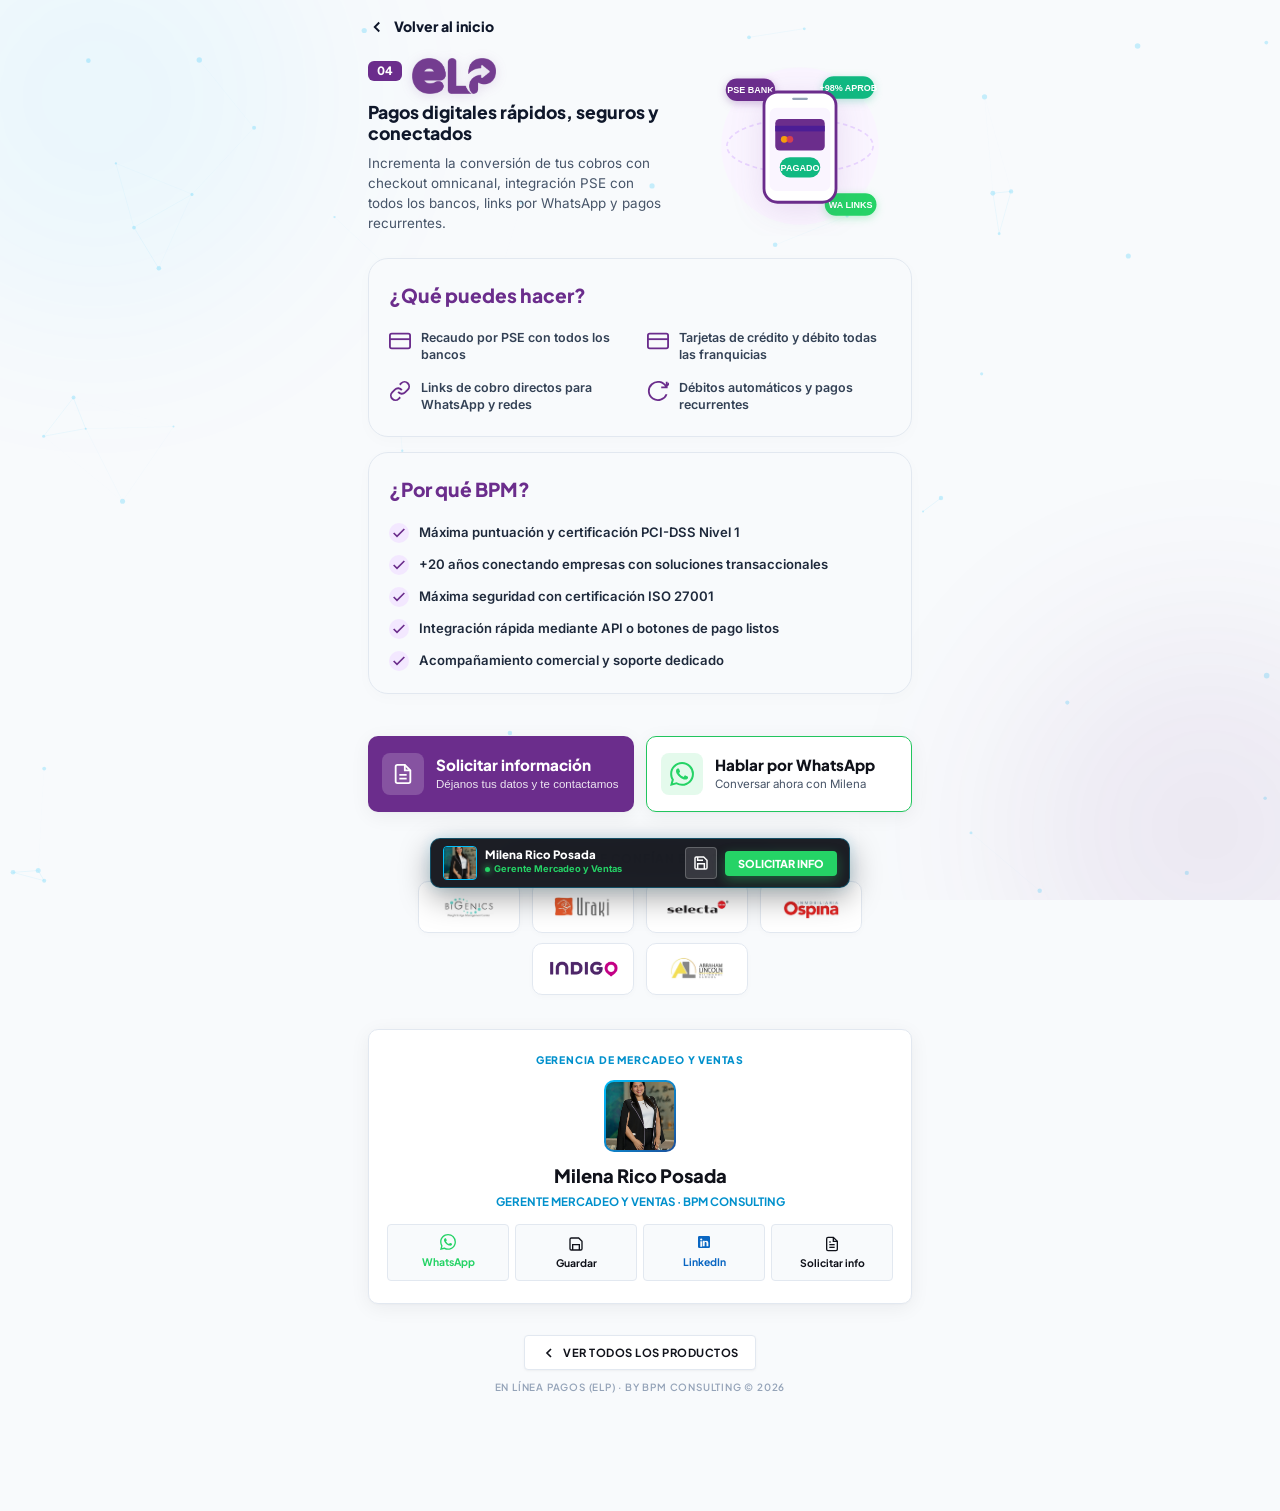
<file: elp/index.html>
<!DOCTYPE html>
<html lang="es">
<head>
  <meta charset="UTF-8">
  <meta name="viewport" content="width=device-width, initial-scale=1.0, maximum-scale=5.0">
  <title>En Línea Pagos (ELP) | Pasarela de Pagos Digitales — BPM Consulting</title>
  <meta name="description" content="En Línea Pagos (ELP) By BPM: Pasarela de pagos omnicanal con PSE, tarjetas, links de cobro por WhatsApp, suscripciones y escudo antifraude.">
  <link rel="icon" type="image/png" href="../assets/logos/isotipo.png">
  <link rel="stylesheet" href="../css/styles.css?v=2.1">
</head>
<body data-product="elp">

  <!-- Reading Scroll Progress Bar -->
  <div id="scroll-progress-bar"></div>

  <!-- Interactive Particle Mesh Canvas -->
  <canvas id="network-canvas"></canvas>

  <!-- Ambient Light Layer -->
  <div class="bg-ambient-layer">
    <div class="ambient-flare flare-1"></div>
    <div class="ambient-flare flare-2"></div>
  </div>
  <div class="page-container">

    <!-- Top Back Navigation -->
    <div class="subpage-back-row reveal-on-scroll">
      <a href="../index.html" class="subpage-back-link">
        <svg viewBox="0 0 24 24" width="18" height="18" fill="none" stroke="currentColor" stroke-width="2.5"><polyline points="15 18 9 12 15 6"></polyline></svg>
        <span data-es="Volver al inicio" data-en="Back to home">Volver al inicio</span>
      </a>
    </div>

    <!-- ==========================================================================
         HERO SECTION: EN LÍNEA PAGOS (MOCKUP REPLICA)
         ========================================================================== -->
    <section class="subpage-hero-banner reveal-on-scroll">
      <div class="subpage-hero-left">
        <div style="display:flex; align-items:center; gap:10px; margin-bottom:8px;">
          <span class="subpage-badge-pill" style="background:#6B2D8C;">04</span>
          <img src="../assets/logos/elp-logo.png" alt="ELP Pagos Virtuales" style="height:36px; width:auto; object-fit:contain; filter:drop-shadow(0 2px 6px rgba(107,45,140,0.15));" onerror="this.src='../assets/logos/elp-logo.svg'">
        </div>
        <h2 class="subpage-prod-subtitle" data-es="Pagos digitales rápidos, seguros y conectados" data-en="Fast, Secure &amp; Connected Digital Payments">Pagos digitales rápidos, seguros y conectados</h2>
        <p class="subpage-prod-pitch" data-es="Incrementa la conversión de tus cobros con checkout omnicanal, integración PSE con todos los bancos, links por WhatsApp y pagos recurrentes." data-en="Boost your collection conversion with omnichannel checkout, direct PSE integration with all banks, WhatsApp links, and recurring payments.">
          Incrementa la conversión de tus cobros con checkout omnicanal, integración PSE con todos los bancos, links por WhatsApp y pagos recurrentes.
        </p>
      </div>

      <div class="subpage-hero-right">
        <div class="subpage-mascot-frame">
          <svg viewBox="0 0 160 160" width="160" height="160" fill="none" xmlns="http://www.w3.org/2000/svg">
            <circle cx="80" cy="80" r="70" fill="#FAF5FF"/>
            
            <!-- Orbit Ring -->
            <ellipse cx="80" cy="80" rx="65" ry="24" stroke="#E9D5FF" stroke-width="1.5" stroke-dasharray="4 3"/>

            <!-- Floating PSE Badge -->
            <g transform="translate(14, 20)">
              <rect width="44" height="20" rx="10" fill="#6B2D8C" filter="drop-shadow(0 2px 4px rgba(107, 45, 140, 0.3))"/>
              <text x="22" y="13" fill="#FFF" font-size="8" font-family="sans-serif" font-weight="bold" text-anchor="middle">PSE BANK</text>
            </g>

            <!-- Floating Approval Badge -->
            <g transform="translate(100, 18)">
              <rect width="46" height="20" rx="10" fill="#10B981" filter="drop-shadow(0 2px 4px rgba(16, 185, 129, 0.3))"/>
              <text x="23" y="13" fill="#FFF" font-size="8" font-family="sans-serif" font-weight="bold" text-anchor="middle">+98% APROB</text>
            </g>

            <!-- Floating WhatsApp Pay Badge -->
            <g transform="translate(102, 122)">
              <rect width="46" height="20" rx="10" fill="#25D366" filter="drop-shadow(0 2px 4px rgba(37, 211, 102, 0.3))"/>
              <text x="23" y="13" fill="#FFF" font-size="8" font-family="sans-serif" font-weight="bold" text-anchor="middle">WA LINKS</text>
            </g>

            <!-- Smartphone & Payment Card Illustration -->
            <g transform="translate(48, 32)">
              <!-- Smartphone Body -->
              <rect x="0" y="0" width="64" height="98" rx="12" fill="#FFFFFF" stroke="#6B2D8C" stroke-width="2.5" filter="drop-shadow(0 6px 14px rgba(107, 45, 140, 0.12))"/>
              
              <!-- Speaker & Screen -->
              <line x1="26" y1="6" x2="38" y2="6" stroke="#94A3B8" stroke-width="2" stroke-linecap="round"/>
              <rect x="5" y="14" width="54" height="74" rx="6" fill="#FAF5FF"/>

              <!-- Credit Card Inside Screen -->
              <rect x="10" y="24" width="44" height="28" rx="4" fill="#6B2D8C"/>
              <rect x="10" y="30" width="44" height="5" fill="#4C1D95"/>
              <circle cx="18" cy="42" r="3" fill="#F59E0B"/>
              <circle cx="23" cy="42" r="3" fill="#EF4444" opacity="0.8"/>

              <!-- Success Pay Bubble -->
              <g transform="translate(14, 58)">
                <rect width="36" height="18" rx="9" fill="#10B981"/>
                <text x="18" y="12" fill="#FFF" font-size="8" font-family="sans-serif" font-weight="bold" text-anchor="middle">PAGADO</text>
              </g>
            </g>
          </svg>
        </div>
      </div>
    </section>

    <!-- ==========================================================================
         CARD 1: ¿QUÉ PUEDES HACER? (2-COLUMN GRID)
         ========================================================================== -->
    <div class="subpage-feature-card reveal-on-scroll">
      <div class="subpage-card-heading" style="color:#6B2D8C;" data-es="¿Qué puedes hacer?" data-en="What can you do?">¿Qué puedes hacer?</div>
      
      <div class="subpage-features-grid">
        <!-- Col 1 -->
        <div class="subpage-feat-item">
          <div class="subpage-feat-icon" style="color:#6B2D8C;">
            <svg viewBox="0 0 24 24" width="22" height="22" fill="none" stroke="currentColor" stroke-width="2"><rect x="1" y="4" width="22" height="16" rx="2" ry="2"></rect><line x1="1" y1="10" x2="23" y2="10"></line></svg>
          </div>
          <span class="subpage-feat-text" data-es="Recaudo por PSE con todos los bancos" data-en="PSE collections with all banks">Recaudo por PSE con todos los bancos</span>
        </div>

        <div class="subpage-feat-item">
          <div class="subpage-feat-icon" style="color:#6B2D8C;">
            <svg viewBox="0 0 24 24" width="22" height="22" fill="none" stroke="currentColor" stroke-width="2"><rect x="1" y="4" width="22" height="16" rx="2" ry="2"></rect><line x1="1" y1="10" x2="23" y2="10"></line></svg>
          </div>
          <span class="subpage-feat-text" data-es="Tarjetas de crédito y débito todas las franquicias" data-en="Credit &amp; debit cards all major brands">Tarjetas de crédito y débito todas las franquicias</span>
        </div>

        <div class="subpage-feat-item">
          <div class="subpage-feat-icon" style="color:#6B2D8C;">
            <svg viewBox="0 0 24 24" width="22" height="22" fill="none" stroke="currentColor" stroke-width="2"><path d="M10 13a5 5 0 0 0 7.54.54l3-3a5 5 0 0 0-7.07-7.07l-1.72 1.71"></path><path d="M14 11a5 5 0 0 0-7.54-.54l-3 3a5 5 0 0 0 7.07 7.07l1.71-1.71"></path></svg>
          </div>
          <span class="subpage-feat-text" data-es="Links de cobro directos para WhatsApp y redes" data-en="Direct payment links for WhatsApp &amp; social">Links de cobro directos para WhatsApp y redes</span>
        </div>

        <div class="subpage-feat-item">
          <div class="subpage-feat-icon" style="color:#6B2D8C;">
            <svg viewBox="0 0 24 24" width="22" height="22" fill="none" stroke="currentColor" stroke-width="2"><path d="M21.5 2v6h-6M21.34 15.57a10 10 0 1 1-.57-8.38l5.67-5.67"/></svg>
          </div>
          <span class="subpage-feat-text" data-es="Débitos automáticos y pagos recurrentes" data-en="Automated recurring subscription billing">Débitos automáticos y pagos recurrentes</span>
        </div>
      </div>
    </div>

    <!-- ==========================================================================
         CARD 2: ¿POR QUÉ BPM? (CHECKLIST)
         ========================================================================== -->
    <div class="subpage-checklist-card reveal-on-scroll">
      <div class="subpage-card-heading" style="color:#6B2D8C;" data-es="¿Por qué BPM?" data-en="Why BPM?">¿Por qué BPM?</div>

      <div class="subpage-checks-list">
        <div class="subpage-check-item">
          <div class="subpage-check-icon" style="background:#F3E8FF; color:#6B2D8C;">
            <svg viewBox="0 0 24 24" width="16" height="16" fill="none" stroke="currentColor" stroke-width="2.5"><polyline points="20 6 9 17 4 12"></polyline></svg>
          </div>
          <span class="subpage-check-text" data-es="Máxima puntuación y certificación PCI-DSS Nivel 1" data-en="Highest score &amp; PCI-DSS Level 1 certification">Máxima puntuación y certificación PCI-DSS Nivel 1</span>
        </div>

        <div class="subpage-check-item">
          <div class="subpage-check-icon" style="background:#F3E8FF; color:#6B2D8C;">
            <svg viewBox="0 0 24 24" width="16" height="16" fill="none" stroke="currentColor" stroke-width="2.5"><polyline points="20 6 9 17 4 12"></polyline></svg>
          </div>
          <span class="subpage-check-text" data-es="+20 años conectando empresas con soluciones transaccionales" data-en="+20 years connecting businesses with fintech">+20 años conectando empresas con soluciones transaccionales</span>
        </div>

        <div class="subpage-check-item">
          <div class="subpage-check-icon" style="background:#F3E8FF; color:#6B2D8C;">
            <svg viewBox="0 0 24 24" width="16" height="16" fill="none" stroke="currentColor" stroke-width="2.5"><polyline points="20 6 9 17 4 12"></polyline></svg>
          </div>
          <span class="subpage-check-text" data-es="Máxima seguridad con certificación ISO 27001" data-en="Highest security with ISO 27001 certification">Máxima seguridad con certificación ISO 27001</span>
        </div>

        <div class="subpage-check-item">
          <div class="subpage-check-icon" style="background:#F3E8FF; color:#6B2D8C;">
            <svg viewBox="0 0 24 24" width="16" height="16" fill="none" stroke="currentColor" stroke-width="2.5"><polyline points="20 6 9 17 4 12"></polyline></svg>
          </div>
          <span class="subpage-check-text" data-es="Integración rápida mediante API o botones de pago listos" data-en="Fast integration via API or ready payment buttons">Integración rápida mediante API o botones de pago listos</span>
        </div>

        <div class="subpage-check-item">
          <div class="subpage-check-icon" style="background:#F3E8FF; color:#6B2D8C;">
            <svg viewBox="0 0 24 24" width="16" height="16" fill="none" stroke="currentColor" stroke-width="2.5"><polyline points="20 6 9 17 4 12"></polyline></svg>
          </div>
          <span class="subpage-check-text" data-es="Acompañamiento comercial y soporte dedicado" data-en="Commercial advisory &amp; dedicated support">Acompañamiento comercial y soporte dedicado</span>
        </div>
      </div>
    </div>

    <!-- ==========================================================================
         HIGH-CONVERSION DUAL ACTION CARDS (MOCKUP REPLICA)
         ========================================================================== -->
    <div class="solution-cta-dual-grid reveal-on-scroll">
      <!-- Left: Solicitar Información -->
      <button class="btn-dual-card btn-dual-inquiry" data-open-lead-modal data-service="ELP Pagos Virtuales" style="background:#6B2D8C;">
        <div class="btn-dual-icon-box">
          <svg viewBox="0 0 24 24" width="22" height="22" fill="none" stroke="currentColor" stroke-width="2"><path d="M14 2H6a2 2 0 0 0-2 2v16a2 2 0 0 0 2 2h12a2 2 0 0 0 2-2V8z"></path><polyline points="14 2 14 8 20 8"></polyline><line x1="16" y1="13" x2="8" y2="13"></line><line x1="16" y1="17" x2="8" y2="17"></line></svg>
        </div>
        <div>
          <div class="btn-dual-title" data-es="Solicitar información" data-en="Request Info">Solicitar información</div>
          <div class="btn-dual-sub" data-es="Déjanos tus datos y te contactamos" data-en="Leave details and we'll call you">Déjanos tus datos y te contactamos</div>
        </div>
      </button>

      <!-- Right: Hablar por WhatsApp -->
      <a href="https://wa.me/573215734798?text=Hola%20Milena,%20conoc%C3%AD%20BPM%20en%20ANDICOM%20y%20me%20interesa%20conocer%20m%C3%A1s%20sobre%20ELP%20Pagos%20Virtuales." class="btn-dual-card btn-dual-wa dynamic-wa-link" target="_blank" rel="noopener noreferrer" style="border: 1.5px solid #22C55E;">
        <div class="btn-dual-icon-box">
          <svg viewBox="0 0 24 24" width="24" height="24" fill="#25D366"><path d="M17.472 14.382c-.297-.149-1.758-.867-2.03-.967-.273-.099-.471-.148-.67.15-.197.297-.767.966-.94 1.164-.173.199-.347.223-.644.075-.297-.15-1.255-.463-2.39-1.475-.883-.788-1.48-1.761-1.653-2.059-.173-.297-.018-.458.13-.606.134-.133.298-.347.446-.52.149-.174.198-.298.298-.497.099-.198.05-.371-.025-.52-.075-.149-.669-1.612-.916-2.207-.242-.579-.487-.5-.669-.51-.173-.008-.371-.01-.57-.01-.198 0-.52.074-.792.372-.272.297-1.04 1.016-1.04 2.479 0 1.462 1.065 2.875 1.213 3.074.149.198 2.096 3.2 5.077 4.487.709.306 1.262.489 1.694.625.712.227 1.36.195 1.871.118.571-.085 1.758-.719 2.006-1.413.248-.694.248-1.289.173-1.413-.074-.124-.272-.198-.57-.347m-5.421 7.403h-.004a9.87 9.87 0 01-5.031-1.378l-.361-.214-3.741.982.998-3.648-.235-.374a9.86 9.86 0 01-1.51-5.26c.001-5.45 4.436-9.884 9.888-9.884 2.64 0 5.122 1.03 6.988 2.898a9.825 9.825 0 012.893 6.994c-.003 5.45-4.437 9.884-9.885 9.884m8.413-18.297A11.815 11.815 0 0012.05 0C5.495 0 .16 5.335.157 11.892c0 2.096.547 4.142 1.588 5.945L.057 24l6.305-1.654a11.882 11.882 0 005.683 1.448h.005c6.554 0 11.89-5.335 11.893-11.893a11.821 11.821 0 00-3.48-8.413z"/></svg>
        </div>
        <div>
          <div class="btn-dual-title" data-es="Hablar por WhatsApp" data-en="Chat on WhatsApp">Hablar por WhatsApp</div>
          <div class="btn-dual-sub" data-es="Conversar ahora con Milena" data-en="Chat directly with Milena">Conversar ahora con Milena</div>
        </div>
      </a>
    </div>

    <!-- ==========================================================================
         CLIENT TRUST STRIP (CLEAN ROW)
         ========================================================================== -->
    <div class="client-trust-section reveal-on-scroll" style="padding: 16px 14px 14px; border:none; box-shadow:none; background:transparent;">
      <div class="client-trust-title" data-es="EMPRESAS QUE CONFÍAN EN NOSOTROS" data-en="COMPANIES THAT TRUST US" style="font-size:0.75rem; letter-spacing:1px; color:#0F172A;">
        EMPRESAS QUE CONFÍAN EN NOSOTROS
      </div>
      
      <div class="subpage-client-row">
        <div class="subpage-client-logo-item"><img src="../assets/logos/bigenics.webp" alt="BiGenics"></div>
        <div class="subpage-client-logo-item"><img src="../assets/logos/uraki.webp" alt="Uraki"></div>
        <div class="subpage-client-logo-item"><img src="../assets/logos/selecta-one.webp" alt="Selecta One"></div>
        <div class="subpage-client-logo-item"><img src="../assets/logos/Inmobiliaria-Ospina.webp" alt="Inmobiliaria Ospina"></div>
        <div class="subpage-client-logo-item"><img src="../assets/logos/indigo-logo.png" alt="Indigo Parking"></div>
        <div class="subpage-client-logo-item"><img src="../assets/logos/sisteco-logo.webp" alt="Siste Co"></div>
      </div>
    </div>

    <!-- ==========================================================================
         EXECUTIVE MANAGEMENT CONTACT SECTION (MILENA RICO)
         ========================================================================== -->
    <section class="executive-management-card reveal-on-scroll">
      <span class="exec-card-eyebrow" data-es="Gerencia de Mercadeo y Ventas" data-en="Marketing &amp; Sales Management">
        <svg viewBox="0 0 24 24" width="14" height="14" fill="none" stroke="currentColor" stroke-width="2.5"><circle cx="12" cy="7" r="4"></circle><path d="M5.5 21a8.5 8.5 0 0 1 13 0"></path></svg>
        Gerencia de Mercadeo y Ventas
      </span>

      <div class="exec-avatar-wrapper">
        <img src="../assets/img/Milena.jpeg" alt="Milena Rico Posada" class="exec-avatar-photo" onerror="this.src='../assets/logos/isotipo.png'">
      </div>

      <h2 class="exec-manager-name">Milena Rico Posada</h2>
      <p class="exec-manager-title" data-es="Gerente Mercadeo y Ventas · BPM Consulting" data-en="Marketing &amp; Sales Manager · BPM Consulting">
        Gerente Mercadeo y Ventas · BPM Consulting
      </p>

      <div class="exec-actions-grid">
        <a href="https://wa.me/573215734798?text=Hola%20Milena,%20conoc%C3%AD%20BPM%20en%20ANDICOM%20y%20me%20interesa%20conocer%20m%C3%A1s%20sobre%20ELP%20Pagos%20Virtuales." class="exec-action-item btn-wa-highlight dynamic-wa-link" target="_blank" rel="noopener noreferrer">
          <svg viewBox="0 0 24 24" fill="currentColor"><path d="M17.472 14.382c-.297-.149-1.758-.867-2.03-.967-.273-.099-.471-.148-.67.15-.197.297-.767.966-.94 1.164-.173.199-.347.223-.644.075-.297-.15-1.255-.463-2.39-1.475-.883-.788-1.48-1.761-1.653-2.059-.173-.297-.018-.458.13-.606.134-.133.298-.347.446-.52.149-.174.198-.298.298-.497.099-.198.05-.371-.025-.52-.075-.149-.669-1.612-.916-2.207-.242-.579-.487-.5-.669-.51-.173-.008-.371-.01-.57-.01-.198 0-.52.074-.792.372-.272.297-1.04 1.016-1.04 2.479 0 1.462 1.065 2.875 1.213 3.074.149.198 2.096 3.2 5.077 4.487.709.306 1.262.489 1.694.625.712.227 1.36.195 1.871.118.571-.085 1.758-.719 2.006-1.413.248-.694.248-1.289.173-1.413-.074-.124-.272-.198-.57-.347m-5.421 7.403h-.004a9.87 9.87 0 01-5.031-1.378l-.361-.214-3.741.982.998-3.648-.235-.374a9.86 9.86 0 01-1.51-5.26c.001-5.45 4.436-9.884 9.888-9.884 2.64 0 5.122 1.03 6.988 2.898a9.825 9.825 0 012.893 6.994c-.003 5.45-4.437 9.884-9.885 9.884m8.413-18.297A11.815 11.815 0 0012.05 0C5.495 0 .16 5.335.157 11.892c0 2.096.547 4.142 1.588 5.945L.057 24l6.305-1.654a11.882 11.882 0 005.683 1.448h.005c6.554 0 11.89-5.335 11.893-11.893a11.821 11.821 0 00-3.48-8.413z"/></svg>
          <span>WhatsApp</span>
        </a>
        <button class="exec-action-item" data-vcard>
          <svg viewBox="0 0 24 24" fill="none" stroke="currentColor" stroke-width="2"><path d="M19 21H5a2 2 0 0 1-2-2V5a2 2 0 0 1 2-2h11l5 5v11a2 2 0 0 1-2 2z"></path><polyline points="17 21 17 13 7 13 7 21"></polyline></svg>
          <span data-es="Guardar" data-en="Save">Guardar</span>
        </button>
        <a href="https://www.linkedin.com/in/milena-rico-posada-2990798b/" class="exec-action-item btn-li-highlight" target="_blank" rel="noopener noreferrer">
          <svg viewBox="0 0 24 24" fill="currentColor"><path d="M19 3a2 2 0 0 1 2 2v14a2 2 0 0 1-2 2H5a2 2 0 0 1-2-2V5a2 2 0 0 1 2-2h14m-.5 15.5v-5.3a3.26 3.26 0 0 0-3.26-3.26c-.85 0-1.84.52-2.28 1.3v-1.11h-2.79v8.37h2.79v-4.93c0-.77.62-1.4 1.39-1.4a1.4 1.4 0 0 1 1.4 1.4v4.93h2.75M6.46 10.9v8.37H9.2V10.9H6.46M7.83 6.64a1.64 1.64 0 1 0 1.64 1.64 1.64 1.64 0 0 0-1.64-1.64z"/></svg>
          <span>LinkedIn</span>
        </a>
        <button class="exec-action-item" data-open-lead-modal data-service="ELP Pagos Virtuales">
          <svg viewBox="0 0 24 24" fill="none" stroke="currentColor" stroke-width="2"><path d="M14 2H6a2 2 0 0 0-2 2v16a2 2 0 0 0 2 2h12a2 2 0 0 0 2-2V8z"></path><polyline points="14 2 14 8 20 8"></polyline><line x1="16" y1="13" x2="8" y2="13"></line><line x1="16" y1="17" x2="8" y2="17"></line><polyline points="10 9 9 9 8 9"></polyline></svg>
          <span data-es="Solicitar info" data-en="Request info">Solicitar info</span>
        </button>
      </div>
    </section>

    <!-- Footer Area -->
    <footer class="footer-wrap reveal-on-scroll">
      <a href="../index.html" class="return-hub-btn">
        <svg viewBox="0 0 24 24" width="16" height="16" fill="none" stroke="currentColor" stroke-width="2.5"><polyline points="15 18 9 12 15 6"></polyline></svg>
        <span data-es="Ver todos los productos" data-en="View all products">Ver todos los productos</span>
      </a>
      <p class="footer-copy-claim">EN LÍNEA PAGOS (ELP) · BY BPM CONSULTING © 2026</p>
    </footer>

  </div>

  <!-- Sticky Bottom Contact Bar -->
  <div class="sticky-float-bar">
    <a href="https://wa.me/573215734798?text=Hola%20Milena,%20conoc%C3%AD%20BPM%20en%20ANDICOM%20y%20me%20interesa%20conocer%20m%C3%A1s%20sobre%20ELP%20Pagos%20Virtuales." class="sticky-mgr-info dynamic-wa-link" target="_blank" rel="noopener noreferrer">
      <img src="../assets/img/Milena.jpeg" alt="Milena Rico" class="sticky-mgr-img" onerror="this.src='../assets/logos/isotipo.png'">
      <div>
        <div class="sticky-mgr-name">Milena Rico Posada</div>
        <div class="sticky-mgr-status"><span class="status-dot-pulse"></span> <span data-es="Gerente Mercadeo y Ventas" data-en="Marketing &amp; Sales Manager">Gerente Mercadeo y Ventas</span></div>
      </div>
    </a>
    <div class="sticky-actions-wrap">
      <button class="sticky-vcard-subtle-btn" type="button" data-vcard aria-label="Guardar contacto" title="Guardar contacto">
        <svg viewBox="0 0 24 24" width="16" height="16" fill="none" stroke="currentColor" stroke-width="2.2"><path d="M19 21H5a2 2 0 0 1-2-2V5a2 2 0 0 1 2-2h11l5 5v11a2 2 0 0 1-2 2z"></path><polyline points="17 21 17 13 7 13 7 21"></polyline><polyline points="7 3 7 8 15 8"></polyline></svg>
      </button>
      <button class="sticky-chat-cta" type="button" data-open-lead-modal data-service="ELP Pagos Virtuales" style="border:none; cursor:pointer;">
        <span data-es="Solicitar info" data-en="Request info">Solicitar info</span>
      </button>
    </div>
  </div>

  <!-- ==========================================================================
       LEAD CAPTURE MODAL / BOTTOM-SHEET: "SOLICITAR INFORMACIÓN"
       ========================================================================== -->
  <div class="lead-modal-overlay" id="lead-modal-overlay" aria-hidden="true">
    <div class="lead-modal-sheet" role="dialog" aria-modal="true">
      <div class="lead-modal-header">
        <div>
          <h2 class="lead-modal-title" data-es="Solicitar información" data-en="Request Information">Solicitar información</h2>
          <p class="lead-form-hint" style="text-align:left; margin-top:2px; font-size:0.75rem; color:var(--color-gray-70);" data-es="Déjanos tus datos y te contactamos." data-en="Leave your details and we will contact you.">Déjanos tus datos y te contactamos.</p>
        </div>
        <button class="lead-modal-close-btn" id="lead-modal-close" aria-label="Cerrar">
          <svg viewBox="0 0 24 24" width="16" height="16" fill="none" stroke="currentColor" stroke-width="2.5"><line x1="18" y1="6" x2="6" y2="18"></line><line x1="6" y1="6" x2="18" y2="18"></line></svg>
        </button>
      </div>

      <form id="lead-inquiry-form" class="lead-form-grid">
        <div class="lead-input-group">
          <label class="lead-input-label" for="lead-name" data-es="Nombre *" data-en="Name *">Nombre *</label>
          <input type="text" id="lead-name" class="lead-form-input" placeholder="Tu nombre completo" required>
        </div>

        <div class="lead-input-group">
          <label class="lead-input-label" for="lead-company" data-es="Empresa" data-en="Company">Empresa</label>
          <input type="text" id="lead-company" class="lead-form-input" placeholder="Nombre de tu empresa">
        </div>

        <div class="lead-input-group">
          <label class="lead-input-label" for="lead-email" data-es="Correo" data-en="Email">Correo</label>
          <input type="email" id="lead-email" class="lead-form-input" placeholder="correo@empresa.com">
        </div>

        <div class="lead-input-group">
          <label class="lead-input-label" for="lead-phone" data-es="Teléfono *" data-en="Phone *">Teléfono *</label>
          <input type="tel" id="lead-phone" class="lead-form-input" placeholder="+57 300 000 0000" required>
        </div>

        <div class="lead-input-group">
          <label class="lead-input-label" for="lead-interest" data-es="Servicio de interés ▾" data-en="Service of Interest ▾">Servicio de interés ▾</label>
          <select id="lead-interest" class="lead-form-select">
            <option value="ELP Pagos Virtuales" selected>ELP Pagos Virtuales</option>
            <option value="BeAgentIA">BeAgentIA</option>
            <option value="BPO & Contact Center">BPO & Contact Center</option>
            <option value="FEEL">FEEL</option>
            <option value="Portafolio Integral">Todo el Portafolio</option>
          </select>
        </div>

        <button type="submit" class="lead-form-submit-btn">
          <svg viewBox="0 0 24 24" width="18" height="18" fill="currentColor"><path d="M17.472 14.382c-.297-.149-1.758-.867-2.03-.967-.273-.099-.471-.148-.67.15-.197.297-.767.966-.94 1.164-.173.199-.347.223-.644.075-.297-.15-1.255-.463-2.39-1.475-.883-.788-1.48-1.761-1.653-2.059-.173-.297-.018-.458.13-.606.134-.133.298-.347.446-.52.149-.174.198-.298.298-.497.099-.198.05-.371-.025-.52-.075-.149-.669-1.612-.916-2.207-.242-.579-.487-.5-.669-.51-.173-.008-.371-.01-.57-.01-.198 0-.52.074-.792.372-.272.297-1.04 1.016-1.04 2.479 0 1.462 1.065 2.875 1.213 3.074.149.198 2.096 3.2 5.077 4.487.709.306 1.262.489 1.694.625.712.227 1.36.195 1.871.118.571-.085 1.758-.719 2.006-1.413.248-.694.248-1.289.173-1.413-.074-.124-.272-.198-.57-.347m-5.421 7.403h-.004a9.87 9.87 0 01-5.031-1.378l-.361-.214-3.741.982.998-3.648-.235-.374a9.86 9.86 0 01-1.51-5.26c.001-5.45 4.436-9.884 9.888-9.884 2.64 0 5.122 1.03 6.988 2.898a9.825 9.825 0 012.893 6.994c-.003 5.45-4.437 9.884-9.885 9.884m8.413-18.297A11.815 11.815 0 0012.05 0C5.495 0 .16 5.335.157 11.892c0 2.096.547 4.142 1.588 5.945L.057 24l6.305-1.654a11.882 11.882 0 005.683 1.448h.005c6.554 0 11.89-5.335 11.893-11.893a11.821 11.821 0 00-3.48-8.413z"/></svg>
          <span data-es="Enviar información a Milena" data-en="Send Information to Milena">Enviar información a Milena</span>
        </button>
        <p class="lead-form-hint" data-es="🔒 Tus datos serán tratados de forma confidencial por la Gerencia Comercial." data-en="🔒 Your information will be handled strictly confidentially.">
          🔒 Tus datos serán tratados de forma confidencial por la Gerencia Comercial.
        </p>
      </form>
    </div>
  </div>

  <script src="../js/main.js"></script>
</body>
</html>
</file>
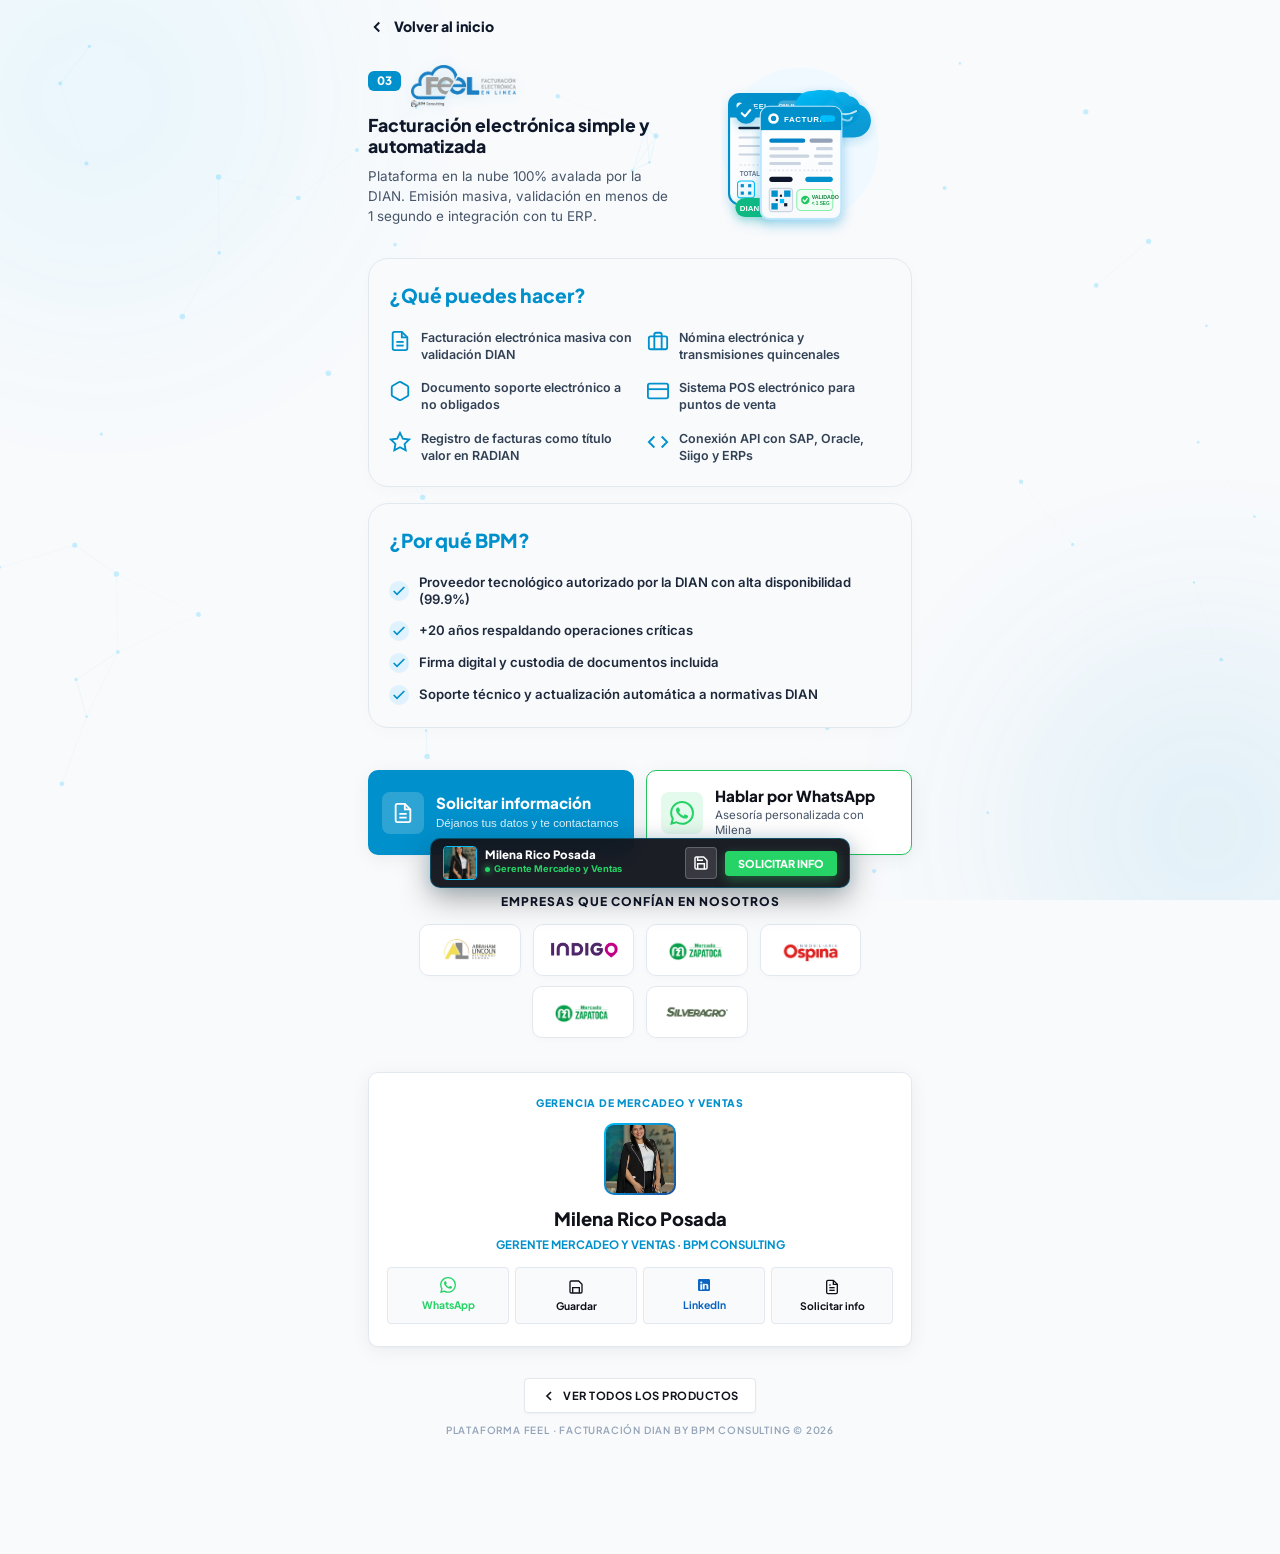
<file: feel/index.html>
<!DOCTYPE html>
<html lang="es">
<head>
  <meta charset="UTF-8">
  <meta name="viewport" content="width=device-width, initial-scale=1.0, maximum-scale=5.0">
  <title>Plataforma FEEL | Facturación y Documentos Electrónicos DIAN — BPM Consulting</title>
  <meta name="description" content="Plataforma FEEL By BPM: Ecosistema integral de Facturación Electrónica, Nómina, Documento Soporte, RADIAN y POS Electrónico avalado por la DIAN.">
  <link rel="icon" type="image/png" href="../assets/logos/isotipo.png">
  <link rel="stylesheet" href="../css/styles.css?v=2.1">
</head>
<body data-product="feel">

  <!-- Reading Scroll Progress Bar -->
  <div id="scroll-progress-bar"></div>

  <!-- Interactive Particle Mesh Canvas -->
  <canvas id="network-canvas"></canvas>

  <!-- Ambient Light Layer -->
  <div class="bg-ambient-layer">
    <div class="ambient-flare flare-1"></div>
    <div class="ambient-flare flare-2"></div>
  </div>

  <div class="page-container">

    <!-- Top Back Navigation -->
    <div class="subpage-back-row reveal-on-scroll">
      <a href="../index.html" class="subpage-back-link">
        <svg viewBox="0 0 24 24" width="18" height="18" fill="none" stroke="currentColor" stroke-width="2.5"><polyline points="15 18 9 12 15 6"></polyline></svg>
        <span data-es="Volver al inicio" data-en="Back to home">Volver al inicio</span>
      </a>
    </div>

    <!-- ==========================================================================
         HERO SECTION: PLATAFORMA FEEL (MOCKUP REPLICA)
         ========================================================================== -->
    <section class="subpage-hero-banner reveal-on-scroll">
      <div class="subpage-hero-left">
        <div style="display:flex; align-items:center; gap:10px; margin-bottom:8px;">
          <span class="subpage-badge-pill" style="background:#0090CC;">03</span>
          <img src="../assets/logos/feel-logo.png" alt="FEEL Facturación Electrónica" style="height:42px; width:auto; object-fit:contain; filter:drop-shadow(0 2px 6px rgba(0,144,204,0.15));" onerror="this.src='../assets/logos/feel-logo.svg'">
        </div>
        <h2 class="subpage-prod-subtitle" data-es="Facturación electrónica simple y automatizada" data-en="Simple &amp; Automated Electronic Invoicing">Facturación electrónica simple y automatizada</h2>
        <p class="subpage-prod-pitch" data-es="Plataforma en la nube 100% avalada por la DIAN. Emisión masiva, validación en menos de 1 segundo e integración con tu ERP." data-en="100% DIAN-compliant cloud platform. Bulk issuance, real-time validation under 1 second, and native ERP sync.">
          Plataforma en la nube 100% avalada por la DIAN. Emisión masiva, validación en menos de 1 segundo e integración con tu ERP.
        </p>
      </div>

      <div class="subpage-hero-right">
        <div class="subpage-mascot-frame">
          <svg viewBox="0 0 170 170" width="170" height="170" fill="none" xmlns="http://www.w3.org/2000/svg">
            <defs>
              <linearGradient id="cloudGrad" x1="0%" y1="0%" x2="100%" y2="100%">
                <stop offset="0%" stop-color="#00BFFC"/>
                <stop offset="100%" stop-color="#0090CC"/>
              </linearGradient>
              <linearGradient id="docGrad" x1="0%" y1="0%" x2="0%" y2="100%">
                <stop offset="0%" stop-color="#FFFFFF"/>
                <stop offset="100%" stop-color="#F8FAFC"/>
              </linearGradient>
              <filter id="shadowFeel" x="-10%" y="-10%" width="130%" height="130%">
                <feDropShadow dx="0" dy="4" stdDeviation="5" flood-color="#0090CC" flood-opacity="0.2"/>
              </filter>
            </defs>

            <!-- Ambient Glow Background -->
            <circle cx="85" cy="85" r="74" fill="#F0F9FF"/>

            <!-- Cloud Silhouette in the Background (Top-Right) -->
            <g opacity="0.95" filter="url(#shadowFeel)">
              <path d="M82 52 C82 40 92 32 104 32 C114 32 123 38 126 48 C129 46 132 45 136 45 C145 45 152 52 152 61 C152 70 145 77 136 77 L86 77 C77 77 70 70 70 61 C70 53 76 46 82 52 Z" fill="url(#cloudGrad)"/>
              <!-- Cloud Sync Arrows -->
              <path d="M106 52 L116 42 L126 52" stroke="#FFFFFF" stroke-width="2.5" stroke-linecap="round" stroke-linejoin="round"/>
              <line x1="116" y1="44" x2="116" y2="64" stroke="#FFFFFF" stroke-width="2.5" stroke-linecap="round"/>
            </g>

            <!-- Real-time Online Sync Pulse Flow -->
            <path d="M116 77 C116 92 102 96 82 96" stroke="#00BFFC" stroke-width="2" stroke-dasharray="3 3"/>
            <circle cx="98" cy="94" r="3.5" fill="#00BFFC"/>

            <!-- Floating Digital Online Invoice Document -->
            <g transform="translate(18, 36)" filter="url(#shadowFeel)">
              <!-- Document Base Sheet -->
              <rect x="0" y="0" width="76" height="104" rx="10" fill="url(#docGrad)" stroke="#0090CC" stroke-width="2"/>
              
              <!-- Top Invoice Header Ribbon -->
              <path d="M0 10 C0 4.477 4.477 0 10 0 L66 0 C71.523 0 76 4.477 76 10 L76 22 L0 22 Z" fill="#0090CC"/>
              
              <!-- Header Content: Dot + "FEEL · ONLINE" -->
              <circle cx="10" cy="11" r="3" fill="#FFFFFF"/>
              <text x="18" y="14.5" fill="#FFFFFF" font-family="'Unbounded', sans-serif" font-size="7" font-weight="900" letter-spacing="0.5">FEEL</text>
              <rect x="46" y="6" width="22" height="10" rx="5" fill="rgba(255,255,255,0.25)"/>
              <text x="57" y="13.5" fill="#FFFFFF" font-family="sans-serif" font-size="5.5" font-weight="bold" text-anchor="middle">ONLINE</text>

              <!-- Itemized Lines -->
              <line x1="10" y1="32" x2="42" y2="32" stroke="#0F172A" stroke-width="2.5" stroke-linecap="round"/>
              <line x1="10" y1="41" x2="66" y2="41" stroke="#CBD5E1" stroke-width="2" stroke-linecap="round"/>
              <line x1="10" y1="49" x2="56" y2="49" stroke="#CBD5E1" stroke-width="2" stroke-linecap="round"/>
              <line x1="10" y1="57" x2="62" y2="57" stroke="#CBD5E1" stroke-width="2" stroke-linecap="round"/>

              <!-- Subtotal & Total Line -->
              <line x1="10" y1="67" x2="66" y2="67" stroke="#E2E8F0" stroke-width="1.5" stroke-dasharray="2 2"/>
              <text x="10" y="77" fill="#64748B" font-family="sans-serif" font-size="6" font-weight="bold">TOTAL</text>
              <text x="66" y="77" fill="#0090CC" font-family="sans-serif" font-size="6.5" font-weight="900" text-anchor="end">$$$ XML</text>

              <!-- Bottom QR / Security Section -->
              <rect x="8" y="82" width="16" height="16" rx="3" fill="#F0F9FF" stroke="#00BFFC" stroke-width="1"/>
              <rect x="11" y="85" width="3" height="3" fill="#0090CC"/>
              <rect x="18" y="85" width="3" height="3" fill="#0090CC"/>
              <rect x="11" y="92" width="3" height="3" fill="#0090CC"/>
              <rect x="18" y="92" width="3" height="3" fill="#0090CC"/>

              <!-- DIAN Approved Stamp Badge -->
              <g transform="translate(30, 82)">
                <rect width="38" height="16" rx="8" fill="#10B981"/>
                <polyline points="7 8 10 11 16 5" fill="none" stroke="#FFFFFF" stroke-width="1.8" stroke-linecap="round" stroke-linejoin="round"/>
                <text x="25" y="11" fill="#FFFFFF" font-family="sans-serif" font-size="5.5" font-weight="900" text-anchor="middle">DIAN OK</text>
              </g>
            </g>

            <!-- Top Floating Badge: DIAN 100% -->
            <g transform="translate(6, 14)" filter="url(#shadowFeel)">
            <g transform="translate(70, 18)" opacity="0.95" filter="url(#shadowFeel)">
              <path d="M22 35 C12 35 4 27 4 17 C4 8 11 1 20 1 C23 1 26 2 28 4 C32 -1 39 -1 44 3 C48 1 53 2 56 6 C62 7 66 12 66 18 C66 27 58 35 48 35 Z" fill="url(#cloudGrad)"/>
              <!-- Data sync wave lines inside cloud -->
              <path d="M22 20 Q32 14 42 20 T62 20" stroke="#FFFFFF" stroke-width="1.8" stroke-linecap="round" fill="none" opacity="0.8"/>
              <path d="M26 26 Q36 20 46 26 T58 26" stroke="#FFFFFF" stroke-width="1.8" stroke-linecap="round" fill="none" opacity="0.6"/>
            </g>

            <!-- Connected Server/Cloud Sync Nodes -->
            <g transform="translate(18, 30)">
              <circle cx="10" cy="10" r="10" fill="#0090CC" filter="drop-shadow(0 2px 4px rgba(0, 144, 204, 0.3))"/>
              <path d="M6 10 L9 13 L14 7" stroke="#FFF" stroke-width="2" stroke-linecap="round" stroke-linejoin="round"/>
            </g>

            <g transform="translate(18, 120)">
              <rect width="40" height="18" rx="9" fill="#10B981" filter="drop-shadow(0 2px 4px rgba(16, 185, 129, 0.3))"/>
              <text x="20" y="12" fill="#FFF" font-size="7.5" font-family="sans-serif" font-weight="bold" text-anchor="middle">DIAN OK</text>
            </g>

            <!-- Electronic Invoice Document (Dominant Foreground Object) -->
            <g transform="translate(42, 34)" filter="url(#shadowFeel)">
              <!-- Invoice Sheet -->
              <rect x="0" y="0" width="76" height="106" rx="8" fill="url(#docGrad)" stroke="#BAE6FD" stroke-width="2"/>
              
              <!-- Document Header Bar -->
              <rect x="0" y="0" width="76" height="22" rx="8" fill="#0090CC"/>
              <rect x="0" y="14" width="76" height="8" fill="#0090CC"/>
              
              <!-- Invoice Icon & Brand in Header -->
              <circle cx="12" cy="11" r="5" fill="#FFFFFF"/>
              <circle cx="12" cy="11" r="2.5" fill="#0090CC"/>
              <text x="22" y="14" fill="#FFFFFF" font-family="'Montserrat', sans-serif" font-weight="bold" font-size="7.5" letter-spacing="0.5">FACTURA</text>
              <rect x="56" y="8" width="14" height="6" rx="3" fill="#00BFFC"/>

              <!-- Invoice Rows & Data Lines -->
              <!-- Row 1 -->
              <rect x="8" y="30" width="34" height="4" rx="2" fill="#0284C7"/>
              <rect x="46" y="30" width="22" height="4" rx="2" fill="#94A3B8"/>
              
              <!-- Row 2 -->
              <rect x="8" y="38" width="28" height="3" rx="1.5" fill="#CBD5E1"/>
              <rect x="52" y="38" width="16" height="3" rx="1.5" fill="#CBD5E1"/>
              
              <!-- Row 3 -->
              <rect x="8" y="45" width="38" height="3" rx="1.5" fill="#CBD5E1"/>
              <rect x="50" y="45" width="18" height="3" rx="1.5" fill="#CBD5E1"/>

              <!-- Row 4 -->
              <rect x="8" y="52" width="30" height="3" rx="1.5" fill="#CBD5E1"/>
              <rect x="54" y="52" width="14" height="3" rx="1.5" fill="#CBD5E1"/>

              <!-- Divider -->
              <line x1="8" y1="60" x2="68" y2="60" stroke="#E2E8F0" stroke-width="1.5" stroke-dasharray="2 2"/>

              <!-- Total Row Highlight -->
              <rect x="8" y="66" width="22" height="5" rx="2.5" fill="#0F172A"/>
              <rect x="42" y="66" width="26" height="5" rx="2.5" fill="#0090CC"/>

              <!-- Digital CUFE / QR Code Placeholder -->
              <g transform="translate(8, 77)">
                <rect x="0" y="0" width="22" height="22" rx="3" fill="#F1F5F9" stroke="#CBD5E1" stroke-width="1"/>
                <!-- QR Dots Matrix Pattern -->
                <rect x="2" y="2" width="6" height="6" fill="#0090CC"/>
                <rect x="14" y="2" width="6" height="6" fill="#0090CC"/>
                <rect x="2" y="14" width="6" height="6" fill="#0090CC"/>
                <rect x="10" y="6" width="2" height="2" fill="#0F172A"/>
                <rect x="6" y="10" width="2" height="2" fill="#0F172A"/>
                <rect x="10" y="10" width="4" height="4" fill="#00BFFC"/>
                <rect x="14" y="14" width="3" height="3" fill="#0F172A"/>
              </g>

              <!-- Online Cloud Sync Badge / Digital Stamp -->
              <g transform="translate(34, 78)">
                <rect x="0" y="0" width="34" height="20" rx="4" fill="#F0FDF4" stroke="#86EFAC" stroke-width="1"/>
                <circle cx="8" cy="10" r="4" fill="#22C55E"/>
                <path d="M6 10 L7.5 11.5 L10 8.5" stroke="#FFF" stroke-width="1.2" stroke-linecap="round"/>
                <text x="14" y="9" fill="#15803D" font-size="5" font-family="sans-serif" font-weight="bold">VALIDADO</text>
                <text x="14" y="15" fill="#16A34A" font-size="4.5" font-family="sans-serif" font-weight="600">&lt; 1 SEG</text>
              </g>
            </g>
          </svg>
        </div>
      </div>
    </section>

    <!-- ==========================================================================
         CARD 1: ¿QUÉ PUEDES HACER? (2-COLUMN GRID)
         ========================================================================== -->
    <div class="subpage-feature-card reveal-on-scroll">
      <div class="subpage-card-heading" style="color:#0090CC;" data-es="¿Qué puedes hacer?" data-en="What can you do?">¿Qué puedes hacer?</div>
      
      <div class="subpage-features-grid">
        <!-- Col 1 -->
        <div class="subpage-feat-item">
          <div class="subpage-feat-icon" style="color:#0090CC;">
            <svg viewBox="0 0 24 24" width="22" height="22" fill="none" stroke="currentColor" stroke-width="2"><path d="M14 2H6a2 2 0 0 0-2 2v16a2 2 0 0 0 2 2h12a2 2 0 0 0 2-2V8z"></path><polyline points="14 2 14 8 20 8"></polyline><line x1="16" y1="13" x2="8" y2="13"></line><line x1="16" y1="17" x2="8" y2="17"></line></svg>
          </div>
          <span class="subpage-feat-text" data-es="Facturación electrónica masiva con validación DIAN" data-en="Bulk e-invoicing with instant DIAN approval">Facturación electrónica masiva con validación DIAN</span>
        </div>

        <div class="subpage-feat-item">
          <div class="subpage-feat-icon" style="color:#0090CC;">
            <svg viewBox="0 0 24 24" width="22" height="22" fill="none" stroke="currentColor" stroke-width="2"><rect x="2" y="7" width="20" height="14" rx="2" ry="2"></rect><path d="M16 21V5a2 2 0 0 0-2-2h-4a2 2 0 0 0-2 2v16"></path></svg>
          </div>
          <span class="subpage-feat-text" data-es="Nómina electrónica y transmisiones quincenales" data-en="Electronic payroll &amp; biweekly transmissions">Nómina electrónica y transmisiones quincenales</span>
        </div>

        <div class="subpage-feat-item">
          <div class="subpage-feat-icon" style="color:#0090CC;">
            <svg viewBox="0 0 24 24" width="22" height="22" fill="none" stroke="currentColor" stroke-width="2"><path d="M21 16V8a2 2 0 0 0-1-1.73l-7-4a2 2 0 0 0-2 0l-7 4A2 2 0 0 0 3 8v8a2 2 0 0 0 1 1.73l7 4a2 2 0 0 0 2 0l7-4A2 2 0 0 0 21 16z"></path></svg>
          </div>
          <span class="subpage-feat-text" data-es="Documento soporte electrónico a no obligados" data-en="Electronic support document for non-obligated">Documento soporte electrónico a no obligados</span>
        </div>

        <div class="subpage-feat-item">
          <div class="subpage-feat-icon" style="color:#0090CC;">
            <svg viewBox="0 0 24 24" width="22" height="22" fill="none" stroke="currentColor" stroke-width="2"><rect x="1" y="4" width="22" height="16" rx="2" ry="2"></rect><line x1="1" y1="10" x2="23" y2="10"></line></svg>
          </div>
          <span class="subpage-feat-text" data-es="Sistema POS electrónico para puntos de venta" data-en="Electronic POS system for retail points">Sistema POS electrónico para puntos de venta</span>
        </div>

        <div class="subpage-feat-item">
          <div class="subpage-feat-icon" style="color:#0090CC;">
            <svg viewBox="0 0 24 24" width="22" height="22" fill="none" stroke="currentColor" stroke-width="2"><polygon points="12 2 15.09 8.26 22 9.27 17 14.14 18.18 21.02 12 17.77 5.82 21.02 7 14.14 2 9.27 8.91 8.26 12 2"></polygon></svg>
          </div>
          <span class="subpage-feat-text" data-es="Registro de facturas como título valor en RADIAN" data-en="Invoice factoring registration in RADIAN">Registro de facturas como título valor en RADIAN</span>
        </div>

        <div class="subpage-feat-item">
          <div class="subpage-feat-icon" style="color:#0090CC;">
            <svg viewBox="0 0 24 24" width="22" height="22" fill="none" stroke="currentColor" stroke-width="2"><polyline points="16 18 22 12 16 6"></polyline><polyline points="8 6 2 12 8 18"></polyline></svg>
          </div>
          <span class="subpage-feat-text" data-es="Conexión API con SAP, Oracle, Siigo y ERPs" data-en="API sync with SAP, Oracle, Siigo &amp; ERPs">Conexión API con SAP, Oracle, Siigo y ERPs</span>
        </div>
      </div>
    </div>

    <!-- ==========================================================================
         CARD 2: ¿POR QUÉ BPM? (CHECKLIST)
         ========================================================================== -->
    <div class="subpage-checklist-card reveal-on-scroll">
      <div class="subpage-card-heading" style="color:#0090CC;" data-es="¿Por qué BPM?" data-en="Why BPM?">¿Por qué BPM?</div>

      <div class="subpage-checks-list">
        <div class="subpage-check-item">
          <div class="subpage-check-icon" style="background:#E0F2FE; color:#0090CC;">
            <svg viewBox="0 0 24 24" width="16" height="16" fill="none" stroke="currentColor" stroke-width="2.5"><polyline points="20 6 9 17 4 12"></polyline></svg>
          </div>
          <span class="subpage-check-text" data-es="Proveedor tecnológico autorizado por la DIAN con alta disponibilidad (99.9%)" data-en="DIAN-authorized technology provider with 99.9% high availability">Proveedor tecnológico autorizado por la DIAN con alta disponibilidad (99.9%)</span>
        </div>

        <div class="subpage-check-item">
          <div class="subpage-check-icon" style="background:#E0F2FE; color:#0090CC;">
            <svg viewBox="0 0 24 24" width="16" height="16" fill="none" stroke="currentColor" stroke-width="2.5"><polyline points="20 6 9 17 4 12"></polyline></svg>
          </div>
          <span class="subpage-check-text" data-es="+20 años respaldando operaciones críticas" data-en="+20 years supporting mission-critical ops">+20 años respaldando operaciones críticas</span>
        </div>

        <div class="subpage-check-item">
          <div class="subpage-check-icon" style="background:#E0F2FE; color:#0090CC;">
            <svg viewBox="0 0 24 24" width="16" height="16" fill="none" stroke="currentColor" stroke-width="2.5"><polyline points="20 6 9 17 4 12"></polyline></svg>
          </div>
          <span class="subpage-check-text" data-es="Firma digital y custodia de documentos incluida" data-en="Digital signature &amp; secure vault included">Firma digital y custodia de documentos incluida</span>
        </div>

        <div class="subpage-check-item">
          <div class="subpage-check-icon" style="background:#E0F2FE; color:#0090CC;">
            <svg viewBox="0 0 24 24" width="16" height="16" fill="none" stroke="currentColor" stroke-width="2.5"><polyline points="20 6 9 17 4 12"></polyline></svg>
          </div>
          <span class="subpage-check-text" data-es="Soporte técnico y actualización automática a normativas DIAN" data-en="Dedicated support &amp; automatic DIAN updates">Soporte técnico y actualización automática a normativas DIAN</span>
        </div>
      </div>
    </div>

    <!-- ==========================================================================
         HIGH-CONVERSION DUAL ACTION CARDS (MOCKUP REPLICA)
         ========================================================================== -->
    <div class="solution-cta-dual-grid reveal-on-scroll">
      <!-- Left: Solicitar Información -->
      <button class="btn-dual-card btn-dual-inquiry" data-open-lead-modal data-service="FEEL" style="background:#0090CC;">
        <div class="btn-dual-icon-box">
          <svg viewBox="0 0 24 24" width="22" height="22" fill="none" stroke="currentColor" stroke-width="2"><path d="M14 2H6a2 2 0 0 0-2 2v16a2 2 0 0 0 2 2h12a2 2 0 0 0 2-2V8z"></path><polyline points="14 2 14 8 20 8"></polyline><line x1="16" y1="13" x2="8" y2="13"></line><line x1="16" y1="17" x2="8" y2="17"></line></svg>
        </div>
        <div>
          <div class="btn-dual-title" data-es="Solicitar información" data-en="Request Info">Solicitar información</div>
          <div class="btn-dual-sub" data-es="Déjanos tus datos y te contactamos" data-en="Leave details and we'll call you">Déjanos tus datos y te contactamos</div>
        </div>
      </button>

      <!-- Right: Hablar por WhatsApp -->
      <a href="https://wa.me/573215734798?text=Hola%20Milena,%20quiero%20conocer%20c%C3%B3mo%20FEEL%20optimiza%20la%20facturaci%C3%B3n%20de%20mi%20empresa." class="btn-dual-card btn-dual-wa dynamic-wa-link" target="_blank" rel="noopener noreferrer" style="border: 1.5px solid #22C55E;">
        <div class="btn-dual-icon-box">
          <svg viewBox="0 0 24 24" width="24" height="24" fill="#25D366"><path d="M17.472 14.382c-.297-.149-1.758-.867-2.03-.967-.273-.099-.471-.148-.67.15-.197.297-.767.966-.94 1.164-.173.199-.347.223-.644.075-.297-.15-1.255-.463-2.39-1.475-.883-.788-1.48-1.761-1.653-2.059-.173-.297-.018-.458.13-.606.134-.133.298-.347.446-.52.149-.174.198-.298.298-.497.099-.198.05-.371-.025-.52-.075-.149-.669-1.612-.916-2.207-.242-.579-.487-.5-.669-.51-.173-.008-.371-.01-.57-.01-.198 0-.52.074-.792.372-.272.297-1.04 1.016-1.04 2.479 0 1.462 1.065 2.875 1.213 3.074.149.198 2.096 3.2 5.077 4.487.709.306 1.262.489 1.694.625.712.227 1.36.195 1.871.118.571-.085 1.758-.719 2.006-1.413.248-.694.248-1.289.173-1.413-.074-.124-.272-.198-.57-.347m-5.421 7.403h-.004a9.87 9.87 0 01-5.031-1.378l-.361-.214-3.741.982.998-3.648-.235-.374a9.86 9.86 0 01-1.51-5.26c.001-5.45 4.436-9.884 9.888-9.884 2.64 0 5.122 1.03 6.988 2.898a9.825 9.825 0 012.893 6.994c-.003 5.45-4.437 9.884-9.885 9.884m8.413-18.297A11.815 11.815 0 0012.05 0C5.495 0 .16 5.335.157 11.892c0 2.096.547 4.142 1.588 5.945L.057 24l6.305-1.654a11.882 11.882 0 005.683 1.448h.005c6.554 0 11.89-5.335 11.893-11.893a11.821 11.821 0 00-3.48-8.413z"/></svg>
        </div>
        <div>
          <div class="btn-dual-title" data-es="Hablar por WhatsApp" data-en="Chat on WhatsApp">Hablar por WhatsApp</div>
          <div class="btn-dual-sub" data-es="Asesoría personalizada con Milena" data-en="Personalized advice with Milena">Asesoría personalizada con Milena</div>
        </div>
      </a>
    </div>

    <!-- ==========================================================================
         CLIENT TRUST STRIP (CLEAN ROW)
         ========================================================================== -->
    <div class="client-trust-section reveal-on-scroll" style="padding: 16px 14px 14px; border:none; box-shadow:none; background:transparent;">
      <div class="client-trust-title" data-es="EMPRESAS QUE CONFÍAN EN NOSOTROS" data-en="COMPANIES THAT TRUST US" style="font-size:0.75rem; letter-spacing:1px; color:#0F172A;">
        EMPRESAS QUE CONFÍAN EN NOSOTROS
      </div>
      
      <div class="subpage-client-row">
        <div class="subpage-client-logo-item"><img src="../assets/logos/sisteco-logo.webp" alt="Siste Co"></div>
        <div class="subpage-client-logo-item"><img src="../assets/logos/indigo-logo.png" alt="Indigo Parking"></div>
        <div class="subpage-client-logo-item"><img src="../assets/logos/Zapatoca.webp" alt="Supermercados Zapatoca"></div>
        <div class="subpage-client-logo-item"><img src="../assets/logos/Inmobiliaria-Ospina.webp" alt="Inmobiliaria Ospina"></div>
        <div class="subpage-client-logo-item"><img src="../assets/logos/abraham-lincoln.webp" alt="Colegio Abraham Lincoln"></div>
        <div class="subpage-client-logo-item"><img src="../assets/logos/silveragro.webp" alt="Silveragro"></div>
      </div>
    </div>

    <!-- ==========================================================================
         EXECUTIVE MANAGEMENT CONTACT SECTION (MILENA RICO)
         ========================================================================== -->
    <section class="executive-management-card reveal-on-scroll">
      <span class="exec-card-eyebrow" data-es="Gerencia de Mercadeo y Ventas" data-en="Marketing &amp; Sales Management">
        <svg viewBox="0 0 24 24" width="14" height="14" fill="none" stroke="currentColor" stroke-width="2.5"><circle cx="12" cy="7" r="4"></circle><path d="M5.5 21a8.5 8.5 0 0 1 13 0"></path></svg>
        Gerencia de Mercadeo y Ventas
      </span>

      <div class="exec-avatar-wrapper">
        <img src="../assets/img/Milena.jpeg" alt="Milena Rico Posada" class="exec-avatar-photo" onerror="this.src='../assets/logos/isotipo.png'">
      </div>

      <h2 class="exec-manager-name">Milena Rico Posada</h2>
      <p class="exec-manager-title" data-es="Gerente Mercadeo y Ventas · BPM Consulting" data-en="Marketing &amp; Sales Manager · BPM Consulting">
        Gerente Mercadeo y Ventas · BPM Consulting
      </p>

      <div class="exec-actions-grid">
        <a href="https://wa.me/573215734798?text=Hola%20Milena,%20conoc%C3%AD%20BPM%20en%20ANDICOM%20y%20me%20interesa%20conocer%20m%C3%A1s%20sobre%20FEEL." class="exec-action-item btn-wa-highlight dynamic-wa-link" target="_blank" rel="noopener noreferrer">
          <svg viewBox="0 0 24 24" fill="currentColor"><path d="M17.472 14.382c-.297-.149-1.758-.867-2.03-.967-.273-.099-.471-.148-.67.15-.197.297-.767.966-.94 1.164-.173.199-.347.223-.644.075-.297-.15-1.255-.463-2.39-1.475-.883-.788-1.48-1.761-1.653-2.059-.173-.297-.018-.458.13-.606.134-.133.298-.347.446-.52.149-.174.198-.298.298-.497.099-.198.05-.371-.025-.52-.075-.149-.669-1.612-.916-2.207-.242-.579-.487-.5-.669-.51-.173-.008-.371-.01-.57-.01-.198 0-.52.074-.792.372-.272.297-1.04 1.016-1.04 2.479 0 1.462 1.065 2.875 1.213 3.074.149.198 2.096 3.2 5.077 4.487.709.306 1.262.489 1.694.625.712.227 1.36.195 1.871.118.571-.085 1.758-.719 2.006-1.413.248-.694.248-1.289.173-1.413-.074-.124-.272-.198-.57-.347m-5.421 7.403h-.004a9.87 9.87 0 01-5.031-1.378l-.361-.214-3.741.982.998-3.648-.235-.374a9.86 9.86 0 01-1.51-5.26c.001-5.45 4.436-9.884 9.888-9.884 2.64 0 5.122 1.03 6.988 2.898a9.825 9.825 0 012.893 6.994c-.003 5.45-4.437 9.884-9.885 9.884m8.413-18.297A11.815 11.815 0 0012.05 0C5.495 0 .16 5.335.157 11.892c0 2.096.547 4.142 1.588 5.945L.057 24l6.305-1.654a11.882 11.882 0 005.683 1.448h.005c6.554 0 11.89-5.335 11.893-11.893a11.821 11.821 0 00-3.48-8.413z"/></svg>
          <span>WhatsApp</span>
        </a>
        <button class="exec-action-item" data-vcard>
          <svg viewBox="0 0 24 24" fill="none" stroke="currentColor" stroke-width="2"><path d="M19 21H5a2 2 0 0 1-2-2V5a2 2 0 0 1 2-2h11l5 5v11a2 2 0 0 1-2 2z"></path><polyline points="17 21 17 13 7 13 7 21"></polyline></svg>
          <span data-es="Guardar" data-en="Save">Guardar</span>
        </button>
        <a href="https://www.linkedin.com/in/milena-rico-posada-2990798b/" class="exec-action-item btn-li-highlight" target="_blank" rel="noopener noreferrer">
          <svg viewBox="0 0 24 24" fill="currentColor"><path d="M19 3a2 2 0 0 1 2 2v14a2 2 0 0 1-2 2H5a2 2 0 0 1-2-2V5a2 2 0 0 1 2-2h14m-.5 15.5v-5.3a3.26 3.26 0 0 0-3.26-3.26c-.85 0-1.84.52-2.28 1.3v-1.11h-2.79v8.37h2.79v-4.93c0-.77.62-1.4 1.39-1.4a1.4 1.4 0 0 1 1.4 1.4v4.93h2.75M6.46 10.9v8.37H9.2V10.9H6.46M7.83 6.64a1.64 1.64 0 1 0 1.64 1.64 1.64 1.64 0 0 0-1.64-1.64z"/></svg>
          <span>LinkedIn</span>
        </a>
        <button class="exec-action-item" data-open-lead-modal data-service="FEEL">
          <svg viewBox="0 0 24 24" fill="none" stroke="currentColor" stroke-width="2"><path d="M14 2H6a2 2 0 0 0-2 2v16a2 2 0 0 0 2 2h12a2 2 0 0 0 2-2V8z"></path><polyline points="14 2 14 8 20 8"></polyline><line x1="16" y1="13" x2="8" y2="13"></line><line x1="16" y1="17" x2="8" y2="17"></line><polyline points="10 9 9 9 8 9"></polyline></svg>
          <span data-es="Solicitar info" data-en="Request info">Solicitar info</span>
        </button>
      </div>
    </section>

    <!-- Footer Area -->
    <footer class="footer-wrap reveal-on-scroll">
      <a href="../index.html" class="return-hub-btn">
        <svg viewBox="0 0 24 24" width="16" height="16" fill="none" stroke="currentColor" stroke-width="2.5"><polyline points="15 18 9 12 15 6"></polyline></svg>
        <span data-es="Ver todos los productos" data-en="View all products">Ver todos los productos</span>
      </a>
      <p class="footer-copy-claim">PLATAFORMA FEEL · FACTURACIÓN DIAN BY BPM CONSULTING © 2026</p>
    </footer>

  </div>

  <!-- Sticky Bottom Contact Bar -->
  <div class="sticky-float-bar">
    <a href="https://wa.me/573215734798?text=Hola%20Milena,%20conoc%C3%AD%20BPM%20en%20ANDICOM%20y%20me%20interesa%20conocer%20m%C3%A1s%20sobre%20FEEL." class="sticky-mgr-info dynamic-wa-link" target="_blank" rel="noopener noreferrer">
      <img src="../assets/img/Milena.jpeg" alt="Milena Rico" class="sticky-mgr-img" onerror="this.src='../assets/logos/isotipo.png'">
      <div>
        <div class="sticky-mgr-name">Milena Rico Posada</div>
        <div class="sticky-mgr-status"><span class="status-dot-pulse"></span> <span data-es="Gerente Mercadeo y Ventas" data-en="Marketing &amp; Sales Manager">Gerente Mercadeo y Ventas</span></div>
      </div>
    </a>
    <div class="sticky-actions-wrap">
      <button class="sticky-vcard-subtle-btn" type="button" data-vcard aria-label="Guardar contacto" title="Guardar contacto">
        <svg viewBox="0 0 24 24" width="16" height="16" fill="none" stroke="currentColor" stroke-width="2.2"><path d="M19 21H5a2 2 0 0 1-2-2V5a2 2 0 0 1 2-2h11l5 5v11a2 2 0 0 1-2 2z"></path><polyline points="17 21 17 13 7 13 7 21"></polyline><polyline points="7 3 7 8 15 8"></polyline></svg>
      </button>
      <button class="sticky-chat-cta" type="button" data-open-lead-modal data-service="FEEL" style="border:none; cursor:pointer;">
        <span data-es="Solicitar info" data-en="Request info">Solicitar info</span>
      </button>
    </div>
  </div>

  <!-- ==========================================================================
       LEAD CAPTURE MODAL / BOTTOM-SHEET: "SOLICITAR INFORMACIÓN"
       ========================================================================== -->
  <div class="lead-modal-overlay" id="lead-modal-overlay" aria-hidden="true">
    <div class="lead-modal-sheet" role="dialog" aria-modal="true">
      <div class="lead-modal-header">
        <div>
          <h2 class="lead-modal-title" data-es="Solicitar información" data-en="Request Information">Solicitar información</h2>
          <p class="lead-form-hint" style="text-align:left; margin-top:2px; font-size:0.75rem; color:var(--color-gray-70);" data-es="Déjanos tus datos y te contactamos." data-en="Leave your details and we will contact you.">Déjanos tus datos y te contactamos.</p>
        </div>
        <button class="lead-modal-close-btn" id="lead-modal-close" aria-label="Cerrar">
          <svg viewBox="0 0 24 24" width="16" height="16" fill="none" stroke="currentColor" stroke-width="2.5"><line x1="18" y1="6" x2="6" y2="18"></line><line x1="6" y1="6" x2="18" y2="18"></line></svg>
        </button>
      </div>

      <form id="lead-inquiry-form" class="lead-form-grid">
        <div class="lead-input-group">
          <label class="lead-input-label" for="lead-name" data-es="Nombre *" data-en="Name *">Nombre *</label>
          <input type="text" id="lead-name" class="lead-form-input" placeholder="Tu nombre completo" required>
        </div>

        <div class="lead-input-group">
          <label class="lead-input-label" for="lead-company" data-es="Empresa" data-en="Company">Empresa</label>
          <input type="text" id="lead-company" class="lead-form-input" placeholder="Nombre de tu empresa">
        </div>

        <div class="lead-input-group">
          <label class="lead-input-label" for="lead-email" data-es="Correo" data-en="Email">Correo</label>
          <input type="email" id="lead-email" class="lead-form-input" placeholder="correo@empresa.com">
        </div>

        <div class="lead-input-group">
          <label class="lead-input-label" for="lead-phone" data-es="Teléfono *" data-en="Phone *">Teléfono *</label>
          <input type="tel" id="lead-phone" class="lead-form-input" placeholder="+57 300 000 0000" required>
        </div>

        <div class="lead-input-group">
          <label class="lead-input-label" for="lead-interest" data-es="Servicio de interés ▾" data-en="Service of Interest ▾">Servicio de interés ▾</label>
          <select id="lead-interest" class="lead-form-select">
            <option value="FEEL" selected>FEEL</option>
            <option value="BeAgentIA">BeAgentIA</option>
            <option value="BPO & Contact Center">BPO & Contact Center</option>
            <option value="ELP Pagos Virtuales">ELP Pagos Virtuales</option>
            <option value="Portafolio Integral">Todo el Portafolio</option>
          </select>
        </div>

        <button type="submit" class="lead-form-submit-btn">
          <svg viewBox="0 0 24 24" width="18" height="18" fill="currentColor"><path d="M17.472 14.382c-.297-.149-1.758-.867-2.03-.967-.273-.099-.471-.148-.67.15-.197.297-.767.966-.94 1.164-.173.199-.347.223-.644.075-.297-.15-1.255-.463-2.39-1.475-.883-.788-1.48-1.761-1.653-2.059-.173-.297-.018-.458.13-.606.134-.133.298-.347.446-.52.149-.174.198-.298.298-.497.099-.198.05-.371-.025-.52-.075-.149-.669-1.612-.916-2.207-.242-.579-.487-.5-.669-.51-.173-.008-.371-.01-.57-.01-.198 0-.52.074-.792.372-.272.297-1.04 1.016-1.04 2.479 0 1.462 1.065 2.875 1.213 3.074.149.198 2.096 3.2 5.077 4.487.709.306 1.262.489 1.694.625.712.227 1.36.195 1.871.118.571-.085 1.758-.719 2.006-1.413.248-.694.248-1.289.173-1.413-.074-.124-.272-.198-.57-.347m-5.421 7.403h-.004a9.87 9.87 0 01-5.031-1.378l-.361-.214-3.741.982.998-3.648-.235-.374a9.86 9.86 0 01-1.51-5.26c.001-5.45 4.436-9.884 9.888-9.884 2.64 0 5.122 1.03 6.988 2.898a9.825 9.825 0 012.893 6.994c-.003 5.45-4.437 9.884-9.885 9.884m8.413-18.297A11.815 11.815 0 0012.05 0C5.495 0 .16 5.335.157 11.892c0 2.096.547 4.142 1.588 5.945L.057 24l6.305-1.654a11.882 11.882 0 005.683 1.448h.005c6.554 0 11.89-5.335 11.893-11.893a11.821 11.821 0 00-3.48-8.413z"/></svg>
          <span data-es="Enviar información a Milena" data-en="Send Information to Milena">Enviar información a Milena</span>
        </button>
      </form>
    </div>
  </div>

  <script src="../js/main.js"></script>
</body>
</html>
</file>
<file: css/styles.css>
/* ==========================================================================
   BPM CONSULTING — EXECUTIVE MOBILE SUITE (SHARP & REFINED)
   Typography: 'Plus Jakarta Sans' (Display & Headers) + 'Inter' (Body)
   Style: Sophisticated Corporate, Clean Lines, Rectangular Geometry, Generous Margins
   Official Palette: Electric Cyan #00BFFC / Dark Blue #0090CC / Deep Navy-Black #10121A
   ========================================================================== */

@import url('https://fonts.googleapis.com/css2?family=Inter:wght@300;400;500;600;700&family=Plus+Jakarta+Sans:wght@500;600;700;800&display=swap');

:root {
  /* BPM Core Palette */
  --color-blue: #00BFFC;
  --color-blue-dark: #0090CC;
  --color-black: #10121A;
  --color-white: #FFFFFF;
  --color-gray-90: #1A1D27;
  --color-gray-70: #475467;
  --color-gray-40: #94A3B8;
  --color-gray-20: #CBD5E1;
  --color-gray-10: #E2E8F0;
  --color-gray-05: #F8FAFC;

  /* Product Brand Identities */
  --accent-bpo: #1B4F9C;
  --accent-agentia: #7B3181;
  --accent-feel: #0090CC;
  --accent-elp: #6B2D8C;

  /* Dynamic Theme Variables */
  --prod-accent: #00BFFC;
  --prod-glow: rgba(0, 191, 252, 0.2);

  /* Typography */
  --font-display: 'Plus Jakarta Sans', -apple-system, BlinkMacSystemFont, 'Segoe UI', Roboto, sans-serif;
  --font-body: 'Inter', -apple-system, BlinkMacSystemFont, 'Segoe UI', Roboto, sans-serif;

  /* Sophisticated Rectangular Radii */
  --radius-xs: 4px;
  --radius-sm: 8px;
  --radius-md: 10px;
  --radius-lg: 12px;
  --radius-pill: 9999px;

  /* Refined Elevation Shadows */
  --shadow-subtle: 0 1px 3px rgba(16, 18, 26, 0.04), 0 1px 2px rgba(16, 18, 26, 0.02);
  --shadow-card: 0 4px 20px rgba(16, 18, 26, 0.06), 0 1px 3px rgba(16, 18, 26, 0.03);
  --shadow-hover: 0 10px 25px rgba(0, 191, 252, 0.14), 0 2px 6px rgba(16, 18, 26, 0.04);
  --shadow-cta: 0 6px 18px rgba(37, 211, 102, 0.28);

  /* Motion */
  --ease-smooth: cubic-bezier(0.16, 1, 0.3, 1);
  --ease-spring: cubic-bezier(0.175, 0.885, 0.32, 1.275);
}

/* Subpage Theme Adjustments */
body[data-product="bpo"] {
  --prod-accent: var(--accent-bpo);
  --prod-glow: rgba(27, 79, 156, 0.25);
}
body[data-product="agentia"] {
  --prod-accent: var(--accent-agentia);
  --prod-glow: rgba(123, 49, 129, 0.25);
}
body[data-product="feel"] {
  --prod-accent: var(--accent-feel);
  --prod-glow: rgba(0, 144, 204, 0.25);
}
body[data-product="elp"] {
  --prod-accent: var(--accent-elp);
  --prod-glow: rgba(107, 45, 140, 0.25);
}

/* Reset */
*, *::before, *::after {
  box-sizing: border-box;
  margin: 0;
  padding: 0;
  -webkit-tap-highlight-color: transparent;
}

img {
  max-width: 100%;
  height: auto;
}

html {
  font-size: 100%;
  scroll-behavior: smooth;
}

body {
  font-family: var(--font-body);
  background-color: var(--color-gray-05);
  color: var(--color-black);
  min-height: 100vh;
  line-height: 1.55;
  overflow-x: hidden;
  position: relative;
  -webkit-font-smoothing: antialiased;
  -moz-osx-font-smoothing: grayscale;
}

/* Top Progress Bar */
#scroll-progress-bar {
  position: fixed;
  top: 0;
  left: 0;
  height: 2.5px;
  width: 0%;
  background: linear-gradient(90deg, var(--color-blue), var(--color-blue-dark));
  z-index: 10002;
  transition: width 0.1s ease-out;
}

/* Background Canvas & Ambient Orbs */
#network-canvas {
  position: fixed;
  top: 0;
  left: 0;
  width: 100%;
  height: 100%;
  z-index: 0;
  pointer-events: none;
  opacity: 0.45;
}

.bg-ambient-layer {
  position: fixed;
  inset: 0;
  overflow: hidden;
  pointer-events: none;
  z-index: 0;
}

.ambient-flare {
  position: absolute;
  border-radius: 50%;
  filter: blur(100px);
  opacity: 0.35;
  animation: floatOrb 14s infinite alternate ease-in-out;
}

.flare-1 {
  width: 50vw;
  height: 50vw;
  max-width: 450px;
  max-height: 450px;
  background: rgba(0, 191, 252, 0.16);
  top: -10vw;
  left: -10vw;
}

.flare-2 {
  width: 45vw;
  height: 45vw;
  max-width: 400px;
  max-height: 400px;
  background: var(--prod-glow);
  bottom: -10vw;
  right: -10vw;
  animation-delay: -7s;
}

@keyframes floatOrb {
  0% { transform: translate(0, 0) scale(1); }
  100% { transform: translate(25px, 30px) scale(1.06); }
}

/* ==========================================================================
   PAGE CONTAINER (BREATHING MARGINS)
   ========================================================================== */
.page-container {
  position: relative;
  z-index: 1;
  width: 100%;
  max-width: 580px;
  margin: 0 auto;
  padding: 16px 18px 115px;
  display: flex;
  flex-direction: column;
  align-items: center;
}

/* Top Header Bar for Subpages (Clean Back Nav + Logo + Lang) */
.subpage-top-bar {
  width: 100%;
  display: flex;
  justify-content: space-between;
  align-items: center;
  margin-bottom: 16px;
  gap: 8px;
}

.back-nav-pill {
  display: inline-flex;
  align-items: center;
  gap: 5px;
  padding: 5px 12px;
  background: #FFFFFF;
  border: 1px solid var(--color-gray-10);
  border-radius: var(--radius-xs);
  color: var(--color-black);
  text-decoration: none;
  font-family: var(--font-display);
  font-size: 0.68rem;
  font-weight: 700;
  box-shadow: var(--shadow-subtle);
  transition: all 0.2s ease;
  flex-shrink: 0;
}

.back-nav-pill:hover {
  border-color: var(--color-blue);
  color: var(--color-blue-dark);
  background: #FFFFFF;
}

.back-nav-pill:active {
  transform: scale(0.96);
}

/* Top Header Strip (Hub) */
.top-header-strip {
  width: 100%;
  display: flex;
  justify-content: space-between;
  align-items: center;
  margin-bottom: 18px;
  gap: 10px;
}

.top-brand-logo {
  height: 60px;
  max-width: 270px;
  width: auto;
  object-fit: contain;
  display: block;
  filter: drop-shadow(0 2px 10px rgba(0, 0, 0, 0.05));
}

.top-header-right {
  display: flex;
  align-items: center;
  gap: 8px;
}

.lang-toggle-group {
  display: flex;
  gap: 4px;
  flex-shrink: 0;
}

.lang-pill-btn {
  background: #FFFFFF;
  border: 1px solid var(--color-gray-10);
  color: var(--color-gray-70);
  padding: 5px 11px;
  border-radius: var(--radius-xs);
  font-family: var(--font-display);
  font-size: 0.68rem;
  font-weight: 700;
  cursor: pointer;
  transition: all 0.2s ease;
}

.lang-pill-btn.active-lang {
  background: var(--color-black);
  color: #FFFFFF;
  border-color: var(--color-black);
}

.top-wa-pill-btn {
  display: inline-flex;
  align-items: center;
  gap: 8px;
  background: #0F172A;
  color: #FFFFFF;
  padding: 6px 14px;
  border-radius: 50px;
  text-decoration: none;
  box-shadow: 0 4px 14px rgba(15, 23, 42, 0.2);
  transition: all 0.2s ease;
  border: 1px solid rgba(255, 255, 255, 0.1);
}

.top-wa-pill-btn:hover {
  background: #1E293B;
  transform: translateY(-1px);
}

.top-wa-pill-btn svg {
  color: #25D366;
  flex-shrink: 0;
}

.top-wa-pill-text {
  display: flex;
  flex-direction: column;
  text-align: left;
  line-height: 1.15;
}

.top-wa-pill-title {
  font-family: var(--font-display);
  font-size: 0.68rem;
  font-weight: 800;
  color: #FFFFFF;
}

.top-wa-pill-sub {
  font-size: 0.56rem;
  color: #94A3B8;
}

/* Scroll Reveal */
.reveal-on-scroll {
  opacity: 0;
  transform: translateY(14px);
  transition: opacity 0.45s var(--ease-smooth), transform 0.45s var(--ease-smooth);
  will-change: opacity, transform;
}

.reveal-on-scroll.revealed {
  opacity: 1;
  transform: translateY(0);
}

.stagger-1 { transition-delay: 0.04s; }
.stagger-2 { transition-delay: 0.08s; }
.stagger-3 { transition-delay: 0.12s; }
.stagger-4 { transition-delay: 0.16s; }

/* ==========================================================================
   HERO EXECUTIVE PROFILE (MILENA RICO LARGE TOP PORTRAIT + METRICS)
   ========================================================================== */
.hero-brochure-card {
  width: 100%;
  background: #FFFFFF;
  border: 1px solid #E2E8F0;
  border-radius: 20px;
  padding: 16px 16px 20px;
  box-shadow: 0 6px 24px rgba(0, 0, 0, 0.04);
  margin-bottom: 22px;
  position: relative;
  overflow: hidden;
  display: flex;
  flex-direction: column;
}

.hero-brochure-photo-frame {
  position: relative;
  width: 100%;
  height: 280px;
  border-radius: 16px;
  overflow: hidden;
  box-shadow: 0 8px 24px rgba(15, 23, 42, 0.08);
  border: 1px solid rgba(0, 0, 0, 0.06);
  background: #F8FAFC;
  margin-bottom: 16px;
}

@media (max-width: 480px) {
  .hero-brochure-photo-frame {
    height: 240px;
  }
}

.hero-brochure-photo-frame img {
  width: 100%;
  height: 100%;
  object-fit: cover;
  object-position: center 18%;
  display: block;
}

.hero-brochure-content {
  display: flex;
  flex-direction: column;
  padding: 0 4px;
}

.hero-brochure-name {
  font-family: var(--font-display);
  font-size: 2.1rem;
  font-weight: 800;
  color: #0F172A;
  line-height: 1.1;
  margin-bottom: 4px;
  letter-spacing: -0.5px;
}

.hero-brochure-role-row {
  display: flex;
  align-items: center;
  gap: 6px;
  flex-wrap: wrap;
  margin-bottom: 8px;
}

.hero-brochure-role {
  font-family: var(--font-display);
  font-size: 0.95rem;
  font-weight: 800;
  color: #0F172A;
}

.hero-brochure-company {
  color: #4F46E5;
  font-weight: 800;
  font-size: 0.95rem;
}

.hero-brochure-bar {
  width: 36px;
  height: 3.5px;
  background: linear-gradient(90deg, #4F46E5, #00BFFC);
  border-radius: 2px;
  margin-bottom: 12px;
}

.hero-brochure-pitch {
  font-size: 0.86rem;
  color: #475569;
  line-height: 1.48;
  margin-bottom: 18px;
}

/* 3 Circular Icon Credentials / Stats */
.hero-circle-metrics-row {
  display: grid;
  grid-template-columns: repeat(3, 1fr);
  gap: 8px;
  padding-top: 16px;
  border-top: 1px solid #F1F5F9;
}

.hero-circle-metric-item {
  display: flex;
  flex-direction: column;
  align-items: center;
  text-align: center;
}

.circle-metric-icon-wrap {
  width: 40px;
  height: 40px;
  border-radius: 50%;
  background: #EEF2FF;
  display: flex;
  align-items: center;
  justify-content: center;
  color: #4F46E5;
  margin-bottom: 6px;
}

.circle-metric-val {
  font-family: var(--font-display);
  font-size: 0.88rem;
  font-weight: 800;
  color: #0F172A;
  line-height: 1.1;
}

.circle-metric-sub {
  font-size: 0.65rem;
  color: #64748B;
  margin-top: 2px;
  line-height: 1.2;
}

/* ==========================================================================
   SOLUTIONS SECTION TITLE
   ========================================================================== */
.solutions-section-title-wrap {
  text-align: center;
  margin: 10px 0 16px;
  position: relative;
}

.solutions-section-heading {
  font-family: var(--font-display);
  font-size: 1.35rem;
  font-weight: 800;
  color: #0F172A;
  display: inline-block;
  position: relative;
  letter-spacing: -0.3px;
}

.solutions-section-heading::after {
  content: '';
  position: absolute;
  bottom: -4px;
  left: 20%;
  right: 20%;
  height: 2.5px;
  background: #4F46E5;
  border-radius: 2px;
}

/* ==========================================================================
   HORIZONTAL EXECUTIVE SOLUTION CARDS (WITH LEFT GRAPHIC BOX)
   ========================================================================== */
.solution-horizontal-list {
  width: 100%;
  display: flex;
  flex-direction: column;
  gap: 12px;
  margin-bottom: 22px;
}

.sol-card-item {
  width: 100%;
  background: #FFFFFF;
  border: 1px solid #E2E8F0;
  border-radius: 18px;
  padding: 10px;
  display: flex;
  align-items: center;
  gap: 12px;
  text-decoration: none;
  box-shadow: 0 4px 16px rgba(0, 0, 0, 0.03);
  transition: all 0.25s cubic-bezier(0.2, 0.8, 0.2, 1);
  position: relative;
}

.sol-card-item:hover {
  transform: translateY(-2px);
  box-shadow: 0 8px 24px rgba(0, 0, 0, 0.07);
  border-color: #CBD5E1;
}

.sol-card-item:active {
  transform: scale(0.99);
}

/* Left Illustration Box */
.sol-card-visual-box {
  width: 82px;
  height: 82px;
  border-radius: 14px;
  display: flex;
  align-items: center;
  justify-content: center;
  flex-shrink: 0;
  overflow: hidden;
  padding: 6px;
  position: relative;
}

@media (max-width: 480px) {
  .sol-card-visual-box {
    width: 74px;
    height: 74px;
  }
}

.sol-card-visual-box svg,
.sol-card-visual-box img {
  width: 100%;
  height: 100%;
  object-fit: contain;
}

/* Specific product colors for visual box */
.sol-card-agentia .sol-card-visual-box { background: #F5F3FF; }
.sol-card-bpo .sol-card-visual-box { background: #EFF6FF; }
.sol-card-feel .sol-card-visual-box { background: #F0FDFA; }
.sol-card-elp .sol-card-visual-box { background: #FFF1F2; }

/* Middle Content */
.sol-card-content {
  flex: 1;
  min-width: 0;
  display: flex;
  flex-direction: column;
  gap: 3px;
}

.sol-card-header-row {
  display: flex;
  align-items: center;
  gap: 8px;
}

.sol-badge-index {
  font-family: var(--font-display);
  font-size: 0.65rem;
  font-weight: 800;
  color: #FFFFFF;
  padding: 2px 7px;
  border-radius: 6px;
  line-height: 1.2;
}

.sol-card-agentia .sol-badge-index { background: #4F46E5; }
.sol-card-bpo .sol-badge-index { background: #0066FF; }
.sol-card-feel .sol-badge-index { background: #0090CC; }
.sol-card-elp .sol-badge-index { background: #E11D48; }

.sol-card-title {
  font-family: var(--font-display);
  font-size: 1.05rem;
  font-weight: 800;
  line-height: 1.2;
  letter-spacing: -0.2px;
}

.sol-card-agentia .sol-card-title { color: #4F46E5; }
.sol-card-bpo .sol-card-title { color: #0066FF; }
.sol-card-feel .sol-card-title { color: #0090CC; }
.sol-card-elp .sol-card-title { color: #E11D48; }

.sol-card-desc {
  font-size: 0.74rem;
  color: #475569;
  line-height: 1.38;
}

/* Right Circular Arrow Button */
.sol-card-arrow-circle {
  width: 34px;
  height: 34px;
  border-radius: 50%;
  display: flex;
  align-items: center;
  justify-content: center;
  color: #FFFFFF;
  flex-shrink: 0;
  margin-right: 4px;
  box-shadow: 0 4px 12px rgba(0, 0, 0, 0.12);
  transition: transform 0.2s ease;
}

.sol-card-item:hover .sol-card-arrow-circle {
  transform: translateX(2px);
}

.sol-card-agentia .sol-card-arrow-circle { background: #4F46E5; }
.sol-card-bpo .sol-card-arrow-circle { background: #0066FF; }
.sol-card-feel .sol-card-arrow-circle { background: #0090CC; }
.sol-card-elp .sol-card-arrow-circle { background: #E11D48; }

/* ==========================================================================
   ASSURANCE & CERTIFICATIONS CARD
   ========================================================================== */
.assurance-cert-card {
  width: 100%;
  background: #FFFFFF;
  border: 1px solid #E2E8F0;
  border-radius: 18px;
  padding: 16px 18px;
  display: flex;
  flex-direction: column;
  gap: 12px;
  margin-bottom: 22px;
  box-shadow: 0 4px 16px rgba(0, 0, 0, 0.02);
}

.assurance-main-row {
  display: flex;
  align-items: center;
  justify-content: space-between;
  gap: 14px;
  width: 100%;
}

@media (max-width: 480px) {
  .assurance-main-row {
    flex-direction: column;
    align-items: center;
    text-align: center;
    gap: 14px;
  }
  .assurance-left-wrap {
    flex-direction: column;
    text-align: center;
    justify-content: center;
  }
  .cert-badges-row {
    justify-content: center;
    margin: 0 auto;
  }
}

.assurance-left-wrap {
  display: flex;
  align-items: center;
  gap: 12px;
  flex: 1;
}

.assurance-shield-icon {
  width: 42px;
  height: 42px;
  border-radius: 12px;
  background: #EEF2FF;
  color: #4F46E5;
  display: flex;
  align-items: center;
  justify-content: center;
  flex-shrink: 0;
}

.assurance-title {
  font-family: var(--font-display);
  font-size: 0.85rem;
  font-weight: 800;
  color: #0F172A;
  margin-bottom: 2px;
}

.assurance-desc {
  font-size: 0.72rem;
  color: #64748B;
  line-height: 1.35;
}

.cert-badges-row {
  display: flex;
  align-items: center;
  gap: 6px;
  flex-shrink: 0;
}

.cert-stamp-badge {
  display: flex;
  flex-direction: column;
  align-items: center;
  justify-content: center;
  width: 52px;
  height: 52px;
  border-radius: 50%;
  border: 1.5px solid #0F172A;
  text-align: center;
  background: #FFFFFF;
  padding: 3px;
}

.cert-stamp-badge.icontec-badge {
  border-color: #0090CC;
  color: #0090CC;
}

.cert-stamp-title {
  font-family: var(--font-display);
  font-size: 0.58rem;
  font-weight: 900;
  line-height: 1;
  color: #0F172A;
}

.cert-stamp-sub {
  font-size: 0.42rem;
  font-weight: 700;
  color: #64748B;
  text-transform: uppercase;
  line-height: 1;
  margin-top: 1px;
}

/* ==========================================================================
   EXECUTIVE DARK NAVY FOOTER
   ========================================================================== */
.executive-navy-footer {
  width: 100%;
  background: #0B132B;
  border-radius: 20px;
  padding: 22px 20px;
  color: #FFFFFF;
  display: grid;
  grid-template-columns: 1.2fr 1fr;
  gap: 16px;
  box-shadow: 0 10px 30px rgba(11, 19, 43, 0.3);
  margin-bottom: 24px;
}

@media (max-width: 480px) {
  .executive-navy-footer {
    grid-template-columns: 1fr;
    gap: 18px;
  }
}

.footer-col-left, .footer-col-right {
  display: flex;
  flex-direction: column;
  gap: 8px;
}

.footer-section-title {
  font-family: var(--font-display);
  font-size: 0.95rem;
  font-weight: 800;
  color: #FFFFFF;
}

.footer-pitch-text {
  font-size: 0.72rem;
  color: #94A3B8;
  line-height: 1.4;
  margin-bottom: 4px;
}

.footer-contact-link {
  display: inline-flex;
  align-items: center;
  gap: 6px;
  color: #E2E8F0;
  text-decoration: none;
  font-size: 0.75rem;
  font-weight: 600;
  transition: color 0.2s ease;
}

.footer-contact-link:hover {
  color: #00BFFC;
}

.footer-contact-link svg {
  color: #00BFFC;
  flex-shrink: 0;
}

.footer-social-row {
  display: flex;
  align-items: center;
  gap: 8px;
  margin: 4px 0;
}

.footer-social-circle {
  width: 32px;
  height: 32px;
  border-radius: 50%;
  border: 1px solid rgba(255, 255, 255, 0.2);
  display: flex;
  align-items: center;
  justify-content: center;
  color: #FFFFFF;
  text-decoration: none;
  transition: all 0.2s ease;
}

.footer-social-circle:hover {
  background: #4F46E5;
  border-color: #4F46E5;
  transform: translateY(-2px);
}

.footer-web-link {
  font-size: 0.72rem;
  color: #94A3B8;
  text-decoration: none;
  margin-top: 4px;
  display: inline-flex;
  align-items: center;
  gap: 5px;
}

.footer-web-link:hover {
  color: #FFFFFF;
}

/* ==========================================================================
   PRODUCT EXECUTIVE TILES
   ========================================================================== */
.product-executive-tile {
  background: #FFFFFF;
  border: 1px solid var(--color-gray-10);
  border-radius: var(--radius-md);
  padding: 16px 18px;
  text-decoration: none;
  color: var(--color-black);
  box-shadow: var(--shadow-subtle);
  transition: all 0.22s ease;
  position: relative;
  overflow: hidden;
  display: flex;
  flex-direction: column;
  gap: 10px;
}

.product-executive-tile::before {
  content: '';
  position: absolute;
  left: 0;
  top: 0;
  bottom: 0;
  width: 3.5px;
  background: var(--prod-accent-color, var(--color-blue));
}

.product-executive-tile:hover {
  transform: translateY(-2px);
  border-color: var(--prod-accent-color, var(--color-blue));
  box-shadow: var(--shadow-hover);
}

.product-executive-tile:active {
  transform: scale(0.98);
}

.tile-top-row {
  display: flex;
  align-items: center;
  justify-content: space-between;
  gap: 10px;
  min-height: 32px;
}

.tile-brand-container {
  height: 28px;
  display: flex;
  align-items: center;
  justify-content: flex-start;
}

.tile-brand-frame {
  max-height: 26px;
  max-width: 110px;
  width: auto;
  height: auto;
  object-fit: contain;
  display: block;
}

.tile-bpo {
  --prod-accent-color: #0066FF;
  --prod-tag-bg: rgba(0, 102, 255, 0.08);
  --prod-tag-border: rgba(0, 102, 255, 0.22);
  --prod-icon-bg: rgba(0, 102, 255, 0.08);
  --prod-icon-color: #0066FF;
}

.tile-agentia {
  --prod-accent-color: #7C3AED;
  --prod-tag-bg: rgba(124, 58, 237, 0.08);
  --prod-tag-border: rgba(124, 58, 237, 0.22);
  --prod-icon-bg: rgba(124, 58, 237, 0.08);
  --prod-icon-color: #7C3AED;
}

.tile-feel {
  --prod-accent-color: #0090CC;
  --prod-tag-bg: rgba(0, 191, 252, 0.08);
  --prod-tag-border: rgba(0, 191, 252, 0.22);
  --prod-icon-bg: rgba(0, 191, 252, 0.1);
  --prod-icon-color: #0090CC;
}

.tile-elp {
  --prod-accent-color: #E11D48;
  --prod-tag-bg: rgba(225, 29, 72, 0.08);
  --prod-tag-border: rgba(225, 29, 72, 0.22);
  --prod-icon-bg: rgba(225, 29, 72, 0.08);
  --prod-icon-color: #E11D48;
}

.tile-service-icon-wrap {
  display: flex;
  align-items: center;
  gap: 8px;
}

.service-icon-circle {
  width: 44px;
  height: 44px;
  border-radius: 50%;
  background: var(--prod-icon-bg, rgba(0, 191, 252, 0.1));
  color: var(--prod-icon-color, var(--color-blue));
  display: flex;
  align-items: center;
  justify-content: center;
  border: 1px solid var(--prod-tag-border, rgba(0, 191, 252, 0.2));
  flex-shrink: 0;
  transition: transform 0.2s ease;
}

.product-executive-tile:hover .service-icon-circle {
  transform: scale(1.06);
}

.tile-index-badge {
  font-family: var(--font-display);
  font-size: 0.65rem;
  font-weight: 800;
  letter-spacing: 0.5px;
  padding: 3px 8px;
  border-radius: var(--radius-xs);
  background: var(--prod-tag-bg, rgba(0, 191, 252, 0.08));
  color: var(--prod-accent-color, var(--color-blue-dark));
  border: 1px solid var(--prod-tag-border, rgba(0, 191, 252, 0.2));
  white-space: nowrap;
}

.tile-body-block {
  text-align: left;
}

.tile-title-main {
  font-family: var(--font-display);
  font-size: 1.05rem;
  font-weight: 800;
  color: var(--color-black);
  line-height: 1.25;
  margin-bottom: 3px;
}

.tile-value-pitch {
  font-size: 0.8rem;
  color: var(--color-gray-70);
  line-height: 1.45;
}

.exec-sub-tagline {
  font-size: 0.8rem;
  color: var(--color-blue-dark);
  font-weight: 600;
  margin-top: 6px;
  margin-bottom: 14px;
}

.tile-bottom-action {
  display: flex;
  align-items: center;
  justify-content: space-between;
  padding-top: 10px;
  border-top: 1px solid var(--color-gray-05);
}

.tile-feature-chip {
  font-size: 0.66rem;
  font-weight: 600;
  color: var(--color-gray-70);
  display: flex;
  align-items: center;
  gap: 4px;
}

.tile-action-link {
  font-family: var(--font-display);
  font-size: 0.7rem;
  font-weight: 700;
  color: var(--prod-accent-color, var(--color-blue-dark));
  display: flex;
  align-items: center;
  gap: 4px;
}

.tile-action-link svg {
  transition: transform 0.2s ease;
}

.product-executive-tile:hover .tile-action-link svg {
  transform: translateX(3px);
}

/* Product Specific Color Schemes */
.tile-bpo {
  --prod-accent-color: #1B4F9C;
  --prod-tag-bg: rgba(27, 79, 156, 0.08);
  --prod-tag-border: rgba(27, 79, 156, 0.2);
}
.tile-agentia {
  --prod-accent-color: #7B3181;
  --prod-tag-bg: rgba(123, 49, 129, 0.08);
  --prod-tag-border: rgba(123, 49, 129, 0.2);
}
.tile-feel {
  --prod-accent-color: #0090CC;
  --prod-tag-bg: rgba(0, 144, 204, 0.08);
  --prod-tag-border: rgba(0, 144, 204, 0.2);
}
.tile-elp {
  --prod-accent-color: #6B2D8C;
  --prod-tag-bg: rgba(107, 45, 140, 0.08);
  --prod-tag-border: rgba(107, 45, 140, 0.2);
}

/* ==========================================================================
   SUBPAGE PRODUCT HERO & COMPONENT CARDS (EXPANDED BREATHING ROOM)
   ========================================================================== */
.hero-product-card {
  width: 100%;
  background: #FFFFFF;
  border: 1.5px solid #E2E8F0;
  border-radius: 20px;
  padding: 30px 22px 24px;
  display: flex;
  flex-direction: column;
  align-items: center;
  text-align: center;
  box-shadow: 0 6px 24px rgba(0, 0, 0, 0.04);
  position: relative;
  overflow: hidden;
  margin-bottom: 22px;
}

.hero-product-card::before {
  content: '';
  position: absolute;
  top: 0;
  left: 0;
  right: 0;
  height: 4px;
  background: var(--prod-accent, var(--color-blue));
}

.product-eyebrow-badge {
  display: inline-flex;
  align-items: center;
  gap: 7px;
  padding: 6px 14px;
  border-radius: 30px;
  background: rgba(0, 191, 252, 0.08);
  border: 1px solid rgba(0, 191, 252, 0.2);
  color: var(--color-blue-dark);
  font-family: var(--font-display);
  font-size: 0.68rem;
  font-weight: 800;
  letter-spacing: 0.8px;
  text-transform: uppercase;
  margin-bottom: 16px;
}

.live-dot {
  width: 6px;
  height: 6px;
  border-radius: 50%;
  background: var(--color-blue);
  box-shadow: 0 0 8px var(--color-blue);
}

.hero-logo-frame {
  max-height: 60px;
  max-width: 220px;
  object-fit: contain;
  margin-bottom: 16px;
}

.hero-headline {
  font-family: var(--font-display);
  font-size: 1.55rem;
  font-weight: 800;
  color: #0F172A;
  line-height: 1.2;
  margin-bottom: 12px;
  letter-spacing: -0.3px;
}

.hero-lead-text {
  font-size: 0.88rem;
  color: #475569;
  line-height: 1.55;
  margin-bottom: 20px;
  max-width: 460px;
}

.key-value-chips-row {
  display: flex;
  flex-wrap: wrap;
  justify-content: center;
  gap: 8px;
  margin-bottom: 20px;
  width: 100%;
}

.value-chip {
  display: inline-flex;
  align-items: center;
  gap: 6px;
  padding: 6px 12px;
  border-radius: 8px;
  background: #F8FAFC;
  border: 1px solid #E2E8F0;
  font-size: 0.74rem;
  font-weight: 600;
  color: #334155;
}

.cta-button-main {
  width: 100%;
  display: flex;
  align-items: center;
  justify-content: center;
  gap: 8px;
  padding: 14px 20px;
  border-radius: 12px;
  font-family: var(--font-display);
  font-size: 0.82rem;
  font-weight: 800;
  text-transform: uppercase;
  letter-spacing: 0.4px;
  text-decoration: none;
  cursor: pointer;
  transition: all 0.2s ease;
  border: none;
}

.cta-button-main:active {
  transform: scale(0.98);
}

.cta-button-whatsapp {
  background: #25D366;
  color: #FFFFFF;
  box-shadow: 0 4px 14px rgba(37, 211, 102, 0.3);
}

/* KPI Row */
.kpi-row {
  width: 100%;
  display: grid;
  grid-template-columns: repeat(3, 1fr);
  gap: 10px;
  margin-bottom: 22px;
}

.kpi-card {
  background: #FFFFFF;
  border: 1.5px solid #E2E8F0;
  border-radius: 14px;
  padding: 14px 8px;
  text-align: center;
  box-shadow: 0 2px 8px rgba(0, 0, 0, 0.02);
}

.kpi-number {
  font-family: var(--font-display);
  font-size: 1.3rem;
  font-weight: 800;
  color: var(--prod-accent, var(--color-blue-dark));
  line-height: 1.1;
  margin-bottom: 3px;
}

.kpi-label {
  font-size: 0.62rem;
  font-weight: 700;
  text-transform: uppercase;
  color: var(--color-gray-70);
  line-height: 1.2;
}

/* Section Title Wrap */
.section-title-wrap {
  width: 100%;
  font-family: var(--font-display);
  font-size: 0.78rem;
  font-weight: 800;
  text-transform: uppercase;
  letter-spacing: 1px;
  color: #0F172A;
  margin: 18px 0 12px 2px;
  display: flex;
  align-items: center;
  gap: 10px;
}

.section-title-wrap::after {
  content: '';
  flex: 1;
  height: 1.5px;
  background: #E2E8F0;
}

/* Media Showcase */
.media-device-showcase {
  width: 100%;
  margin-bottom: 22px;
  position: relative;
  border-radius: var(--radius-md);
  overflow: hidden;
  box-shadow: var(--shadow-card);
  border: 1px solid var(--color-gray-10);
  background: #FFFFFF;
}

.media-device-img {
  width: 100%;
  max-height: 280px;
  object-fit: cover;
  display: block;
}

.media-floating-badge {
  position: absolute;
  bottom: 10px;
  left: 10px;
  background: rgba(16, 18, 26, 0.9);
  backdrop-filter: blur(10px);
  -webkit-backdrop-filter: blur(10px);
  color: #FFFFFF;
  padding: 5px 10px;
  border-radius: var(--radius-xs);
  border: 1px solid rgba(0, 191, 252, 0.3);
  font-size: 0.65rem;
  font-weight: 700;
  font-family: var(--font-display);
}

/* Chat Simulator Widget */
.chat-sim-container {
  width: 100%;
  background: #FFFFFF;
  border: 1px solid var(--color-gray-10);
  border-radius: var(--radius-md);
  padding: 16px 14px;
  margin-bottom: 18px;
  box-shadow: var(--shadow-card);
}

.chat-sim-header {
  display: flex;
  align-items: center;
  justify-content: space-between;
  margin-bottom: 12px;
  padding-bottom: 8px;
  border-bottom: 1px solid var(--color-gray-10);
}

.chat-sim-bot-profile {
  display: flex;
  align-items: center;
  gap: 8px;
}

.chat-sim-avatar {
  width: 32px;
  height: 32px;
  border-radius: var(--radius-xs);
  border: 1px solid var(--accent-agentia);
  padding: 2px;
}

.chat-sim-name {
  font-family: var(--font-display);
  font-size: 0.75rem;
  font-weight: 800;
  color: var(--color-black);
}

.chat-sim-state {
  font-size: 0.6rem;
  color: #25D366;
  font-weight: 700;
}

.chat-sim-body {
  display: flex;
  flex-direction: column;
  gap: 8px;
  margin-bottom: 12px;
}

.chat-bubble {
  padding: 8px 12px;
  border-radius: var(--radius-sm);
  font-size: 0.78rem;
  line-height: 1.4;
  max-width: 92%;
}

.chat-bubble-bot {
  background: var(--color-gray-05);
  color: var(--color-black);
  align-self: flex-start;
  border: 1px solid var(--color-gray-10);
}

.chat-bubble-user {
  background: var(--color-blue-dark);
  color: #FFFFFF;
  align-self: flex-end;
}

.chat-sim-prompts {
  display: flex;
  flex-wrap: wrap;
  gap: 6px;
}

.chat-prompt-pill {
  background: #FFFFFF;
  border: 1px solid var(--color-gray-20);
  padding: 5px 10px;
  border-radius: var(--radius-xs);
  font-family: var(--font-display);
  font-size: 0.65rem;
  font-weight: 700;
  color: var(--accent-agentia);
  cursor: pointer;
}

.chat-prompt-pill:active {
  background: var(--accent-agentia);
  color: #FFFFFF;
}

/* BPO Infrastructure Photo Carousel & Site Switcher */
.site-switcher-box {
  width: 100%;
  background: #FFFFFF;
  border: 1px solid var(--color-gray-10);
  border-radius: var(--radius-md);
  padding: 14px;
  margin-bottom: 18px;
  box-shadow: var(--shadow-card);
}

.carousel-viewport {
  position: relative;
  width: 100%;
  height: 220px;
  border-radius: var(--radius-sm);
  overflow: hidden;
  background: #0B0E14;
  touch-action: pan-y;
  user-select: none;
}

.carousel-track {
  display: flex;
  height: 100%;
  width: 100%;
  transition: transform 0.38s cubic-bezier(0.22, 1, 0.36, 1);
}

.carousel-slide {
  flex: 0 0 100%;
  width: 100%;
  height: 100%;
  position: relative;
}

.carousel-slide-img {
  width: 100%;
  height: 100%;
  object-fit: cover;
  display: block;
}

.carousel-slide-overlay {
  position: absolute;
  inset: 0;
  background: linear-gradient(180deg, rgba(0,0,0,0.3) 0%, rgba(0,0,0,0) 40%, rgba(0,0,0,0.65) 100%);
  pointer-events: none;
}

.carousel-top-tags {
  position: absolute;
  top: 10px;
  left: 10px;
  right: 10px;
  display: flex;
  justify-content: space-between;
  align-items: center;
  pointer-events: none;
  z-index: 2;
}

.carousel-location-badge {
  background: rgba(18, 16, 26, 0.75);
  backdrop-filter: blur(8px);
  color: #FFFFFF;
  font-family: var(--font-display);
  font-size: 0.65rem;
  font-weight: 700;
  padding: 4px 9px;
  border-radius: var(--radius-xs);
  border: 1px solid rgba(255, 255, 255, 0.2);
  letter-spacing: 0.3px;
}

.carousel-counter-badge {
  background: rgba(0, 191, 252, 0.9);
  color: var(--color-black);
  font-family: var(--font-display);
  font-size: 0.62rem;
  font-weight: 800;
  padding: 3px 8px;
  border-radius: var(--radius-xs);
  letter-spacing: 0.5px;
}

.carousel-nav-btn {
  position: absolute;
  top: 50%;
  transform: translateY(-50%);
  width: 34px;
  height: 34px;
  border-radius: 50%;
  background: rgba(18, 16, 26, 0.65);
  backdrop-filter: blur(6px);
  border: 1px solid rgba(255, 255, 255, 0.25);
  color: #FFFFFF;
  display: flex;
  align-items: center;
  justify-content: center;
  cursor: pointer;
  z-index: 3;
  transition: all 0.2s ease;
}

.carousel-nav-btn:hover {
  background: var(--color-blue);
  color: var(--color-black);
  border-color: var(--color-blue);
}

.carousel-nav-btn:active {
  transform: translateY(-50%) scale(0.92);
}

.carousel-nav-btn.btn-prev {
  left: 8px;
}

.carousel-nav-btn.btn-next {
  right: 8px;
}

.carousel-info-box {
  margin-top: 12px;
  display: flex;
  flex-direction: column;
  gap: 6px;
}

.carousel-info-header {
  display: flex;
  justify-content: space-between;
  align-items: flex-start;
  gap: 8px;
}

.carousel-info-title {
  font-family: var(--font-display);
  font-size: 0.95rem;
  font-weight: 800;
  color: var(--color-black);
  line-height: 1.25;
}

.carousel-info-capacity {
  font-family: var(--font-display);
  font-size: 0.65rem;
  font-weight: 800;
  background: rgba(27, 79, 156, 0.1);
  color: var(--brand-bpo-navy);
  padding: 3px 7px;
  border-radius: var(--radius-xs);
  border: 1px solid rgba(27, 79, 156, 0.2);
  white-space: nowrap;
}

.carousel-info-desc {
  font-size: 0.78rem;
  color: var(--color-gray-70);
  line-height: 1.45;
}

.carousel-dots-bar {
  display: flex;
  justify-content: center;
  align-items: center;
  gap: 6px;
  margin-top: 10px;
  padding-top: 8px;
  border-top: 1px solid var(--color-gray-05);
}

.carousel-dot {
  width: 7px;
  height: 7px;
  border-radius: 50%;
  background: var(--color-gray-20);
  border: none;
  cursor: pointer;
  transition: all 0.25s ease;
  padding: 0;
}

.carousel-dot.active {
  width: 20px;
  border-radius: 4px;
  background: var(--brand-bpo-navy);
}

/* Feature Tiles Grid */
.feature-tiles-grid {
  width: 100%;
  display: grid;
  grid-template-columns: 1fr 1fr;
  gap: 8px;
  margin-bottom: 18px;
}

.feature-tile {
  background: #FFFFFF;
  border: 1px solid var(--color-gray-10);
  border-radius: var(--radius-sm);
  padding: 14px 12px;
  text-align: left;
  display: flex;
  flex-direction: column;
  gap: 4px;
  box-shadow: var(--shadow-subtle);
}

.feature-tile-title {
  font-family: var(--font-display);
  font-size: 0.78rem;
  font-weight: 800;
  color: var(--color-black);
  line-height: 1.25;
}

.feature-tile-desc {
  font-size: 0.72rem;
  color: var(--color-gray-70);
  line-height: 1.4;
}

/* Commercial Highlights Card */
.commercial-highlights-card {
  width: 100%;
  background: #FFFFFF;
  border: 1px solid var(--color-gray-10);
  border-radius: var(--radius-md);
  padding: 18px 16px;
  margin-bottom: 18px;
  box-shadow: var(--shadow-card);
}

.highlights-title {
  font-family: var(--font-display);
  font-size: 0.82rem;
  font-weight: 800;
  color: var(--color-black);
  margin-bottom: 10px;
  display: flex;
  align-items: center;
  gap: 6px;
}

.highlights-list {
  display: flex;
  flex-direction: column;
  gap: 8px;
}

.highlight-item {
  display: flex;
  align-items: flex-start;
  gap: 8px;
  font-size: 0.78rem;
  line-height: 1.42;
  color: var(--color-gray-70);
}

.highlight-icon-check {
  color: var(--prod-accent, var(--color-blue-dark));
  font-weight: 800;
  font-size: 0.8rem;
  margin-top: 1px;
}

/* Trust Strip */
.trust-strip {
  width: 100%;
  background: #FFFFFF;
  border: 1px solid var(--color-gray-10);
  border-radius: var(--radius-sm);
  padding: 10px 14px;
  display: flex;
  flex-wrap: wrap;
  align-items: center;
  justify-content: space-around;
  gap: 8px;
  margin-bottom: 18px;
  box-shadow: var(--shadow-subtle);
}

.trust-badge {
  font-size: 0.68rem;
  font-weight: 700;
  color: var(--color-black);
}

/* Executive Management Card (Subpage) */
.executive-management-card {
  width: 100%;
  background: #FFFFFF;
  border: 1px solid var(--color-gray-10);
  border-radius: var(--radius-md);
  padding: 22px 18px;
  display: flex;
  flex-direction: column;
  align-items: center;
  text-align: center;
  box-shadow: var(--shadow-card);
  margin-bottom: 18px;
}

.exec-card-eyebrow {
  font-family: var(--font-display);
  font-size: 0.65rem;
  font-weight: 800;
  text-transform: uppercase;
  letter-spacing: 0.8px;
  color: var(--color-blue-dark);
  margin-bottom: 12px;
}

.exec-avatar-wrapper {
  width: 72px;
  height: 72px;
  border-radius: var(--radius-md);
  padding: 2px;
  background: linear-gradient(135deg, var(--color-blue), #1B4F9C);
  margin-bottom: 10px;
}

.exec-avatar-photo {
  width: 100%;
  height: 100%;
  object-fit: cover;
  border-radius: calc(var(--radius-md) - 2px);
}

.exec-manager-name {
  font-family: var(--font-display);
  font-size: 1.15rem;
  font-weight: 800;
  color: var(--color-black);
  margin-bottom: 2px;
}

.exec-manager-title {
  font-family: var(--font-display);
  font-size: 0.72rem;
  font-weight: 700;
  color: var(--color-blue-dark);
  text-transform: uppercase;
  margin-bottom: 14px;
}

.exec-actions-grid {
  display: grid;
  grid-template-columns: repeat(4, 1fr);
  gap: 6px;
  width: 100%;
}

.exec-action-item {
  display: flex;
  flex-direction: column;
  align-items: center;
  justify-content: center;
  gap: 4px;
  padding: 9px 3px;
  background: var(--color-gray-05);
  border: 1px solid var(--color-gray-10);
  border-radius: var(--radius-xs);
  color: var(--color-black);
  text-decoration: none;
  font-family: var(--font-display);
  font-size: 0.65rem;
  font-weight: 700;
  transition: all 0.2s ease;
  cursor: pointer;
}

.exec-action-item svg {
  width: 16px;
  height: 16px;
}

.exec-action-item.btn-wa-highlight {
  color: #25D366;
}

.exec-action-item.btn-li-highlight {
  color: #0A66C2;
}

/* Return Hub Button */
.return-hub-btn {
  display: inline-flex;
  align-items: center;
  gap: 6px;
  padding: 8px 16px;
  border-radius: var(--radius-xs);
  background: #FFFFFF;
  border: 1px solid var(--color-gray-10);
  color: var(--color-black);
  text-decoration: none;
  font-family: var(--font-display);
  font-size: 0.7rem;
  font-weight: 700;
  text-transform: uppercase;
  letter-spacing: 0.5px;
  box-shadow: var(--shadow-subtle);
}

.footer-wrap {
  width: 100%;
  text-align: center;
  margin-top: 14px;
  display: flex;
  flex-direction: column;
  align-items: center;
  gap: 10px;
}

/* ==========================================================================
   CLIENT TRUST LOGOS (CLEAN 4-COLUMN STRIP)
/* ==========================================================================
/* ==========================================================================
   EXECUTIVE SUBPAGE LAYOUT (MOCKUP REPLICA)
   ========================================================================== */

/* Top Back Navigation */
.subpage-back-row {
  width: 100%;
  display: flex;
  justify-content: flex-start;
  margin-bottom: 18px;
}

.subpage-back-link {
  display: inline-flex;
  align-items: center;
  gap: 8px;
  color: #0F172A;
  text-decoration: none;
  font-family: var(--font-display);
  font-size: 0.88rem;
  font-weight: 800;
  transition: transform 0.2s ease, color 0.2s ease;
}

.subpage-back-link:hover {
  transform: translateX(-3px);
  color: var(--prod-accent, #4F46E5);
}

/* Hero Section Split Layout */
.subpage-hero-banner {
  width: 100%;
  display: grid;
  grid-template-columns: 1.15fr 0.85fr;
  gap: 16px;
  align-items: center;
  margin-bottom: 22px;
}

@media (max-width: 480px) {
  .subpage-hero-banner {
    grid-template-columns: 1.1fr 0.9fr;
    gap: 12px;
  }
}

.subpage-hero-left {
  display: flex;
  flex-direction: column;
  align-items: flex-start;
  text-align: left;
}

.subpage-badge-pill {
  font-family: var(--font-display);
  font-size: 0.72rem;
  font-weight: 800;
  color: #FFFFFF;
  padding: 3px 9px;
  border-radius: 6px;
  margin-bottom: 10px;
  display: inline-block;
  line-height: 1.2;
}

.subpage-prod-title {
  font-family: var(--font-display);
  font-size: 2.3rem;
  font-weight: 900;
  line-height: 1.05;
  margin-bottom: 8px;
  letter-spacing: -0.5px;
}

@media (max-width: 480px) {
  .subpage-prod-title {
    font-size: 1.95rem;
  }
}

.subpage-prod-subtitle {
  font-family: var(--font-display);
  font-size: 1.1rem;
  font-weight: 800;
  color: #0F172A;
  line-height: 1.2;
  margin-bottom: 10px;
}

.subpage-prod-pitch {
  font-size: 0.84rem;
  color: #475569;
  line-height: 1.48;
}

.subpage-hero-right {
  display: flex;
  align-items: center;
  justify-content: center;
  position: relative;
}

.subpage-mascot-frame {
  width: 100%;
  max-width: 180px;
  height: auto;
  position: relative;
  display: flex;
  align-items: center;
  justify-content: center;
}

.subpage-mascot-frame svg,
.subpage-mascot-frame img {
  width: 100%;
  height: auto;
  max-height: 185px;
  object-fit: contain;
}

/* Feature Card: "¿Qué puedes hacer?" */
.subpage-feature-card {
  width: 100%;
  background: #F8FAFC;
  border: 1px solid #E2E8F0;
  border-radius: 20px;
  padding: 22px 20px;
  margin-bottom: 16px;
  box-shadow: 0 4px 16px rgba(0, 0, 0, 0.02);
}

.subpage-card-heading {
  font-family: var(--font-display);
  font-size: 1.2rem;
  font-weight: 800;
  margin-bottom: 18px;
  display: block;
}

.subpage-features-grid {
  display: grid;
  grid-template-columns: 1fr 1fr;
  gap: 16px 14px;
}

@media (max-width: 440px) {
  .subpage-features-grid {
    grid-template-columns: 1fr 1fr;
    gap: 14px 10px;
  }
}

.subpage-feat-item {
  display: flex;
  align-items: flex-start;
  gap: 10px;
}

.subpage-feat-icon {
  width: 22px;
  height: 22px;
  flex-shrink: 0;
  margin-top: 1px;
}

.subpage-feat-text {
  font-size: 0.78rem;
  font-weight: 600;
  color: #334155;
  line-height: 1.38;
}

/* Checklist Card: "¿Por qué BPM?" */
.subpage-checklist-card {
  width: 100%;
  background: #F8FAFC;
  border: 1px solid #E2E8F0;
  border-radius: 20px;
  padding: 22px 20px;
  margin-bottom: 22px;
  box-shadow: 0 4px 16px rgba(0, 0, 0, 0.02);
}

.subpage-checks-list {
  display: flex;
  flex-direction: column;
  gap: 12px;
}

.subpage-check-item {
  display: flex;
  align-items: center;
  gap: 10px;
}

.subpage-check-icon {
  width: 20px;
  height: 20px;
  border-radius: 50%;
  display: flex;
  align-items: center;
  justify-content: center;
  flex-shrink: 0;
}

.subpage-check-text {
  font-size: 0.82rem;
  font-weight: 600;
  color: #1E293B;
  line-height: 1.35;
}

/* Single Strip Client Logos */
.subpage-client-row {
  display: flex;
  align-items: center;
  justify-content: center;
  gap: 10px 12px;
  width: 100%;
  flex-wrap: wrap;
}

.subpage-client-logo-item {
  height: 52px;
  min-width: 86px;
  display: flex;
  align-items: center;
  justify-content: center;
  flex-shrink: 0;
  padding: 4px 10px;
  background: #FFFFFF;
  border-radius: 10px;
  border: 1px solid #E2E8F0;
  box-shadow: 0 2px 6px rgba(0, 0, 0, 0.02);
}

.subpage-client-logo-item img {
  max-height: 42px;
  max-width: 105px;
  width: auto;
  height: auto;
  object-fit: contain;
  filter: grayscale(0%);
  opacity: 1;
  transition: all 0.2s ease;
  display: block;
}

/* ==========================================================================
   HIGH-CONVERSION DUAL ACTION CARDS (SOLICITAR INFORMACIÓN & HABLAR POR WHATSAPP)
   ========================================================================== */
.solution-cta-dual-grid {
  display: grid;
  grid-template-columns: 1fr 1fr;
  gap: 12px;
  width: 100%;
  margin: 20px 0 22px;
}

@media (max-width: 480px) {
  .solution-cta-dual-grid {
    grid-template-columns: 1fr;
    gap: 10px;
  }
}

.btn-dual-card {
  display: flex;
  align-items: center;
  gap: 12px;
  padding: 16px 14px;
  border-radius: var(--radius-md);
  text-decoration: none;
  text-align: left;
  cursor: pointer;
  transition: all 0.22s ease;
  box-shadow: var(--shadow-card);
  border: 1px solid transparent;
  position: relative;
  overflow: hidden;
  width: 100%;
}

.btn-dual-card:active {
  transform: scale(0.98);
}

/* Left Primary: Solicitar Información */
.btn-dual-inquiry {
  background: var(--prod-accent, #7C3AED);
  color: #FFFFFF;
  border: none;
}

.btn-dual-inquiry:hover {
  filter: brightness(1.08);
  transform: translateY(-2px);
  box-shadow: 0 8px 24px rgba(124, 58, 237, 0.35);
}

body[data-product="bpo"] .btn-dual-inquiry {
  background: #0066FF;
}
body[data-product="feel"] .btn-dual-inquiry {
  background: #0090CC;
}
body[data-product="elp"] .btn-dual-inquiry {
  background: #E11D48;
}

.btn-dual-inquiry .btn-dual-icon-box {
  width: 42px;
  height: 42px;
  border-radius: var(--radius-sm);
  background: rgba(255, 255, 255, 0.18);
  display: flex;
  align-items: center;
  justify-content: center;
  flex-shrink: 0;
  color: #FFFFFF;
}

.btn-dual-inquiry .btn-dual-title {
  font-family: var(--font-display);
  font-size: 0.95rem;
  font-weight: 800;
  color: #FFFFFF;
  line-height: 1.2;
}

.btn-dual-inquiry .btn-dual-sub {
  font-size: 0.72rem;
  color: rgba(255, 255, 255, 0.88);
  margin-top: 3px;
  line-height: 1.3;
}

/* Right Secondary: Hablar por WhatsApp */
.btn-dual-wa {
  background: #FFFFFF;
  color: var(--color-black);
  border: 1.5px solid rgba(37, 211, 102, 0.45);
}

.btn-dual-wa:hover {
  border-color: #25D366;
  transform: translateY(-2px);
  box-shadow: 0 8px 24px rgba(37, 211, 102, 0.22);
}

.btn-dual-wa .btn-dual-icon-box {
  width: 42px;
  height: 42px;
  border-radius: var(--radius-sm);
  background: rgba(37, 211, 102, 0.12);
  display: flex;
  align-items: center;
  justify-content: center;
  flex-shrink: 0;
  color: #25D366;
}

.btn-dual-wa .btn-dual-title {
  font-family: var(--font-display);
  font-size: 0.95rem;
  font-weight: 800;
  color: var(--color-black);
  line-height: 1.2;
}

.btn-dual-wa .btn-dual-sub {
  font-size: 0.72rem;
  color: var(--color-gray-70);
  margin-top: 3px;
  line-height: 1.3;
}

/* ==========================================================================
   CLIENT TRUST SECTION & EXPANDABLE LOGO ACCORDION
   ========================================================================== */
.client-trust-section {
  width: 100%;
  background: #FFFFFF;
  border: 1px solid var(--color-gray-10);
  border-radius: var(--radius-md);
  padding: 18px 14px 16px;
  margin-bottom: 20px;
  box-shadow: var(--shadow-subtle);
  text-align: center;
}

.client-trust-title {
  font-family: var(--font-display);
  font-size: 0.68rem;
  font-weight: 800;
  text-transform: uppercase;
  letter-spacing: 0.8px;
  color: var(--color-gray-70);
  margin-bottom: 12px;
  text-align: center;
}

.client-logo-grid {
  width: 100%;
  display: grid;
  grid-template-columns: repeat(2, 1fr);
  gap: 10px;
}

@media (min-width: 520px) {
  .client-logo-grid {
    grid-template-columns: repeat(3, 1fr);
    gap: 10px;
  }
}

.client-logo-cell,
.client-logo-card {
  height: 82px;
  background: #FFFFFF;
  border: 1.5px solid #E2E8F0;
  border-radius: 14px;
  display: flex;
  align-items: center;
  justify-content: center;
  padding: 4px 10px;
  overflow: hidden;
  box-sizing: border-box;
  box-shadow: 0 2px 10px rgba(0, 0, 0, 0.03);
  transition: all 0.22s ease;
}

.client-logo-cell:hover,
.client-logo-card:hover {
  border-color: var(--color-blue);
  transform: translateY(-2px);
  box-shadow: 0 6px 18px rgba(0, 191, 252, 0.12);
}

.client-logo-cell img,
.client-logo-card img {
  max-width: 95%;
  max-height: 60px;
  width: auto;
  height: auto;
  object-fit: contain;
  filter: grayscale(0%);
  opacity: 1;
  transition: all 0.22s ease;
  display: block;
}

.client-logo-cell:hover img,
.client-logo-card:hover img {
  transform: scale(1.06);
}

.btn-expand-clients-wrap {
  margin-top: 14px;
  display: flex;
  justify-content: center;
}

.btn-expand-clients {
  background: #FFFFFF;
  border: 1.5px solid var(--color-gray-20);
  color: var(--color-black);
  border-radius: var(--radius-pill);
  padding: 8px 18px;
  font-family: var(--font-display);
  font-size: 0.72rem;
  font-weight: 800;
  display: inline-flex;
  align-items: center;
  gap: 8px;
  cursor: pointer;
  box-shadow: var(--shadow-subtle);
  transition: all 0.2s ease;
}

.btn-expand-clients:hover {
  background: #0F172A;
  color: #FFFFFF;
  border-color: #0F172A;
  transform: translateY(-1px);
}

.btn-expand-clients svg {
  transition: transform 0.3s ease;
}

.btn-expand-clients.expanded svg {
  transform: rotate(180deg);
}

.clients-extra-grid {
  max-height: 0;
  opacity: 0;
  overflow: hidden;
  transition: max-height 0.4s cubic-bezier(0.16, 1, 0.3, 1), opacity 0.35s ease, margin-top 0.3s ease;
  display: grid;
  grid-template-columns: repeat(2, 1fr);
  gap: 10px;
}

@media (min-width: 520px) {
  .clients-extra-grid {
    grid-template-columns: repeat(3, 1fr);
  }
}

.clients-extra-grid.expanded {
  max-height: 500px;
  opacity: 1;
  margin-top: 10px;
  padding-top: 10px;
  border-top: 1px dashed var(--color-gray-10);
}

/* ==========================================================================
   EXECUTIVE DIRECT CONTACT BLOCK
   ========================================================================== */
.executive-contact-card {
  width: 100%;
  background: var(--color-black);
  border: 1px solid rgba(0, 191, 252, 0.3);
  border-radius: var(--radius-md);
  padding: 20px 16px;
  color: #FFFFFF;
  text-align: center;
  box-shadow: var(--shadow-card);
  margin-bottom: 14px;
}

.contact-card-name {
  font-family: var(--font-display);
  font-size: 0.95rem;
  font-weight: 800;
  color: #FFFFFF;
  margin-bottom: 2px;
}

.contact-card-title {
  font-family: var(--font-display);
  font-size: 0.68rem;
  color: var(--color-blue);
  font-weight: 700;
  margin-bottom: 14px;
  text-transform: uppercase;
  letter-spacing: 0.6px;
}

.contact-button-grid {
  display: grid;
  grid-template-columns: 1fr 1fr;
  gap: 8px;
  margin-bottom: 14px;
}

.contact-btn-item {
  background: rgba(255, 255, 255, 0.08);
  border: 1px solid rgba(255, 255, 255, 0.12);
  border-radius: var(--radius-xs);
  padding: 9px 8px;
  color: #FFFFFF;
  text-decoration: none;
  display: flex;
  align-items: center;
  justify-content: center;
  gap: 6px;
  font-family: var(--font-display);
  font-size: 0.68rem;
  font-weight: 700;
  transition: all 0.2s ease;
}

.contact-btn-item:hover {
  background: rgba(0, 191, 252, 0.2);
  border-color: var(--color-blue);
}

.contact-btn-item:active {
  transform: scale(0.96);
}

.contact-btn-item svg {
  width: 14px;
  height: 14px;
  flex-shrink: 0;
}

.corporate-sites-row {
  display: flex;
  justify-content: center;
  gap: 12px;
  font-size: 0.68rem;
}

.corporate-sites-row a {
  color: var(--color-gray-40);
  text-decoration: none;
  transition: color 0.2s ease;
}

.corporate-sites-row a:hover {
  color: var(--color-blue);
}

/* Toast */
.toast-notice {
  position: fixed;
  top: 14px;
  left: 50%;
  transform: translateX(-50%) translateY(-100px);
  background: var(--color-black);
  color: #FFFFFF;
  border: 1px solid var(--color-blue);
  border-radius: var(--radius-sm);
  padding: 8px 18px;
  font-family: var(--font-display);
  font-size: 0.72rem;
  font-weight: 700;
  box-shadow: 0 8px 24px rgba(0, 0, 0, 0.35);
  z-index: 10005;
  transition: all 0.35s var(--ease-spring), opacity 0.25s ease;
  opacity: 0;
  pointer-events: none;
}

.toast-notice.show {
  transform: translateX(-50%) translateY(0);
  opacity: 1;
}

/* ==========================================================================
   LEAD CAPTURE MODAL / BOTTOM-SHEET: "SOLICITAR INFORMACIÓN"
   ========================================================================== */
.lead-modal-overlay {
  position: fixed;
  inset: 0;
  background: rgba(15, 23, 42, 0.72);
  backdrop-filter: blur(6px);
  -webkit-backdrop-filter: blur(6px);
  z-index: 99999;
  display: flex;
  align-items: flex-end;
  justify-content: center;
  opacity: 0;
  visibility: hidden;
  pointer-events: none;
  transition: opacity 0.28s ease, visibility 0.28s ease;
}

.lead-modal-overlay.active {
  opacity: 1;
  visibility: visible;
  pointer-events: auto;
}

.lead-modal-sheet {
  width: 100%;
  max-width: 480px;
  background: #FFFFFF;
  border-top-left-radius: 20px;
  border-top-right-radius: 20px;
  padding: 24px 22px 30px;
  box-shadow: 0 -10px 40px rgba(0, 0, 0, 0.25);
  transform: translateY(100%);
  transition: transform 0.32s cubic-bezier(0.2, 0.9, 0.3, 1);
  max-height: 90vh;
  overflow-y: auto;
  position: relative;
}

.lead-modal-overlay.active .lead-modal-sheet {
  transform: translateY(0);
}

.lead-modal-header {
  display: flex;
  justify-content: space-between;
  align-items: flex-start;
  margin-bottom: 16px;
  padding-bottom: 12px;
  border-bottom: 1px solid var(--color-gray-10);
}

.lead-modal-title {
  font-family: var(--font-display);
  font-size: 1.25rem;
  font-weight: 800;
  color: var(--color-black);
}

.lead-modal-close-btn {
  background: var(--color-gray-05);
  border: 1px solid var(--color-gray-10);
  width: 34px;
  height: 34px;
  border-radius: 50%;
  display: flex;
  align-items: center;
  justify-content: center;
  color: var(--color-gray-70);
  cursor: pointer;
  transition: all 0.2s ease;
}

.lead-modal-close-btn:hover {
  background: var(--color-black);
  color: #FFFFFF;
}

.lead-form-grid {
  display: flex;
  flex-direction: column;
  gap: 12px;
}

.lead-input-group {
  display: flex;
  flex-direction: column;
  gap: 5px;
  text-align: left;
}

.lead-input-label {
  font-family: var(--font-display);
  font-size: 0.72rem;
  font-weight: 700;
  color: var(--color-black);
}

.lead-form-input,
.lead-form-select,
.lead-form-textarea {
  width: 100%;
  padding: 10px 14px;
  border: 1px solid var(--color-gray-20);
  border-radius: var(--radius-sm);
  font-family: var(--font-body);
  font-size: 0.85rem;
  color: var(--color-black);
  background: #FAFAFA;
  transition: all 0.2s ease;
  outline: none;
}

.lead-form-input:focus,
.lead-form-select:focus,
.lead-form-textarea:focus {
  border-color: var(--color-blue-dark);
  background: #FFFFFF;
  box-shadow: 0 0 0 3px rgba(0, 191, 252, 0.15);
}

.lead-form-submit-btn {
  width: 100%;
  background: #25D366;
  color: #FFFFFF;
  border: none;
  padding: 13px;
  border-radius: var(--radius-sm);
  font-family: var(--font-display);
  font-size: 0.88rem;
  font-weight: 800;
  cursor: pointer;
  display: flex;
  align-items: center;
  justify-content: center;
  gap: 8px;
  box-shadow: 0 4px 14px rgba(37, 211, 102, 0.35);
  transition: all 0.2s ease;
  margin-top: 6px;
}

.lead-form-submit-btn:hover {
  background: #1EBE5D;
}

.lead-form-submit-btn:active {
  transform: scale(0.98);
}

/* Sticky Float Bar */
.sticky-float-bar {
  position: fixed;
  bottom: 12px;
  left: 50%;
  transform: translateX(-50%);
  width: calc(100% - 32px);
  max-width: 420px;
  z-index: 999;
  background: rgba(16, 18, 26, 0.95);
  backdrop-filter: blur(14px);
  -webkit-backdrop-filter: blur(14px);
  border: 1px solid rgba(0, 191, 252, 0.3);
  border-radius: var(--radius-md);
  padding: 7px 12px;
  display: flex;
  align-items: center;
  justify-content: space-between;
  box-shadow: 0 10px 30px rgba(0, 0, 0, 0.35), 0 0 14px rgba(0, 191, 252, 0.15);
}

.sticky-mgr-info {
  display: flex;
  align-items: center;
  gap: 8px;
  text-decoration: none;
}

.sticky-mgr-img {
  width: 34px;
  height: 34px;
  border-radius: var(--radius-xs);
  object-fit: cover;
  border: 1.5px solid var(--color-blue);
}

.sticky-mgr-name {
  font-family: var(--font-display);
  font-size: 0.72rem;
  font-weight: 800;
  color: #FFFFFF;
  line-height: 1.1;
}

.sticky-mgr-status {
  font-size: 0.58rem;
  color: #25D366;
  font-weight: 700;
  display: flex;
  align-items: center;
  gap: 4px;
}

.status-dot-pulse {
  width: 5px;
  height: 5px;
  background: #25D366;
  border-radius: 50%;
  display: inline-block;
  box-shadow: 0 0 6px #25D366;
}

.sticky-actions-wrap {
  display: flex;
  align-items: center;
  gap: 8px;
}

.sticky-vcard-subtle-btn {
  display: inline-flex;
  align-items: center;
  justify-content: center;
  width: 32px;
  height: 32px;
  border-radius: var(--radius-xs);
  background: rgba(255, 255, 255, 0.12);
  border: 1px solid rgba(255, 255, 255, 0.22);
  color: #FFFFFF;
  cursor: pointer;
  transition: all 0.2s ease;
  flex-shrink: 0;
}

.sticky-vcard-subtle-btn:hover {
  background: rgba(255, 255, 255, 0.22);
  border-color: rgba(0, 191, 252, 0.6);
  color: #00BFFC;
}

.sticky-vcard-subtle-btn:active {
  transform: scale(0.92);
}

.sticky-chat-cta {
  display: inline-flex;
  align-items: center;
  gap: 5px;
  padding: 6px 13px;
  border-radius: var(--radius-xs);
  background: #25D366;
  color: #FFFFFF;
  text-decoration: none;
  font-family: var(--font-display);
  font-size: 0.68rem;
  font-weight: 800;
  text-transform: uppercase;
  box-shadow: 0 4px 12px rgba(37, 211, 102, 0.35);
  transition: all 0.2s ease;
}

.sticky-chat-cta:active {
  transform: scale(0.96);
}

.footer-copy-claim {
  font-family: var(--font-display);
  font-size: 0.62rem;
  color: var(--color-gray-40);
  text-transform: uppercase;
  letter-spacing: 0.8px;
  font-weight: 600;
  text-align: center;
}

/* Mobile Fine-Tuning */
@media (max-width: 380px) {
  .page-container {
    padding: 16px 14px 105px;
  }
  .exec-headline-name {
    font-size: 1.1rem;
  }
  .exec-trust-metrics-strip {
    grid-template-columns: repeat(2, 1fr);
    gap: 8px;
  }
  .client-logo-grid {
    grid-template-columns: repeat(3, 1fr);
  }
  .feature-tiles-grid {
    grid-template-columns: 1fr;
  }
}

/* ==========================================================================
   CRM CONNECTORS & ECOSYSTEM INTEGRATION STRIP
   ========================================================================== */
.subpage-crm-integration-strip {
  background: rgba(255, 255, 255, 0.95);
  border: 1px solid rgba(79, 70, 229, 0.18);
  border-radius: var(--radius-sm);
  padding: 14px 16px;
  margin-top: 14px;
  margin-bottom: 14px;
  box-shadow: 0 4px 16px rgba(79, 70, 229, 0.06);
  text-align: center;
}

.subpage-crm-strip-label {
  display: block;
  font-family: var(--font-display);
  font-size: 0.7rem;
  font-weight: 800;
  color: #4F46E5;
  letter-spacing: 0.8px;
  margin-bottom: 10px;
  text-transform: uppercase;
}

.subpage-crm-badges {
  display: flex;
  flex-wrap: wrap;
  justify-content: center;
  gap: 8px;
}

.crm-badge-pill {
  display: inline-flex;
  align-items: center;
  gap: 5px;
  background: #F5F3FF;
  border: 1px solid #DDD6FE;
  color: #4338CA;
  font-family: var(--font-display);
  font-size: 0.72rem;
  font-weight: 700;
  padding: 5px 12px;
  border-radius: var(--radius-pill);
  box-shadow: 0 1px 3px rgba(0, 0, 0, 0.04);
}

/* ==========================================================================
   INDUSTRY AWARDS & INTERNATIONAL PRESENCE STRIPS
   ========================================================================== */
.assurance-awards-row {
  display: flex;
  flex-wrap: wrap;
  justify-content: center;
  gap: 6px;
  margin-top: 10px;
  padding-top: 10px;
  border-top: 1px dashed rgba(0, 102, 255, 0.15);
}

.award-pill-tag {
  display: inline-flex;
  align-items: center;
  gap: 5px;
  background: #FFFBEB;
  border: 1px solid #FDE68A;
  color: #92400E;
  font-family: var(--font-display);
  font-size: 0.68rem;
  font-weight: 700;
  padding: 4px 10px;
  border-radius: var(--radius-pill);
}

.international-presence-strip {
  display: flex;
  align-items: center;
  justify-content: center;
  gap: 8px;
  background: rgba(255, 255, 255, 0.95);
  border: 1px solid #E2E8F0;
  border-radius: var(--radius-xs);
  padding: 8px 12px;
  margin-top: 10px;
  font-family: var(--font-display);
  font-size: 0.72rem;
  color: #1E293B;
  font-weight: 600;
  text-align: center;
}
</file>
